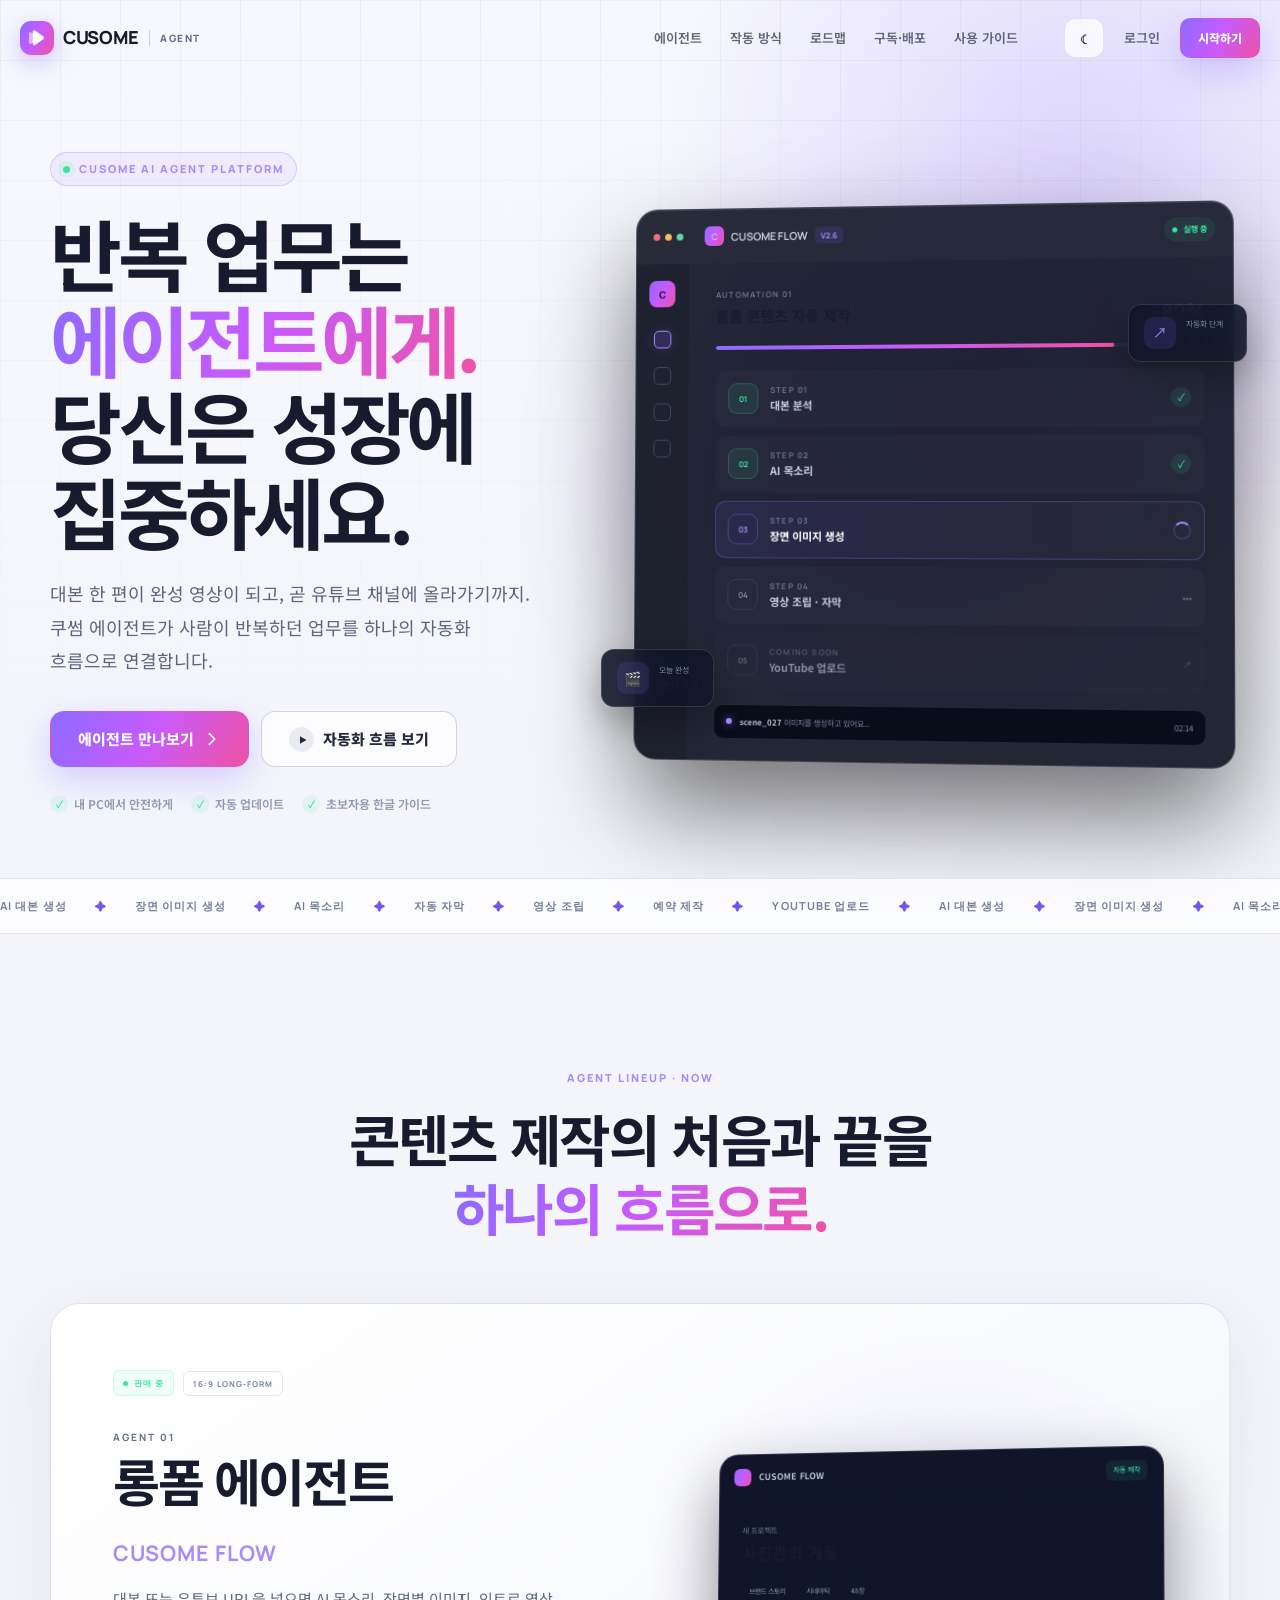
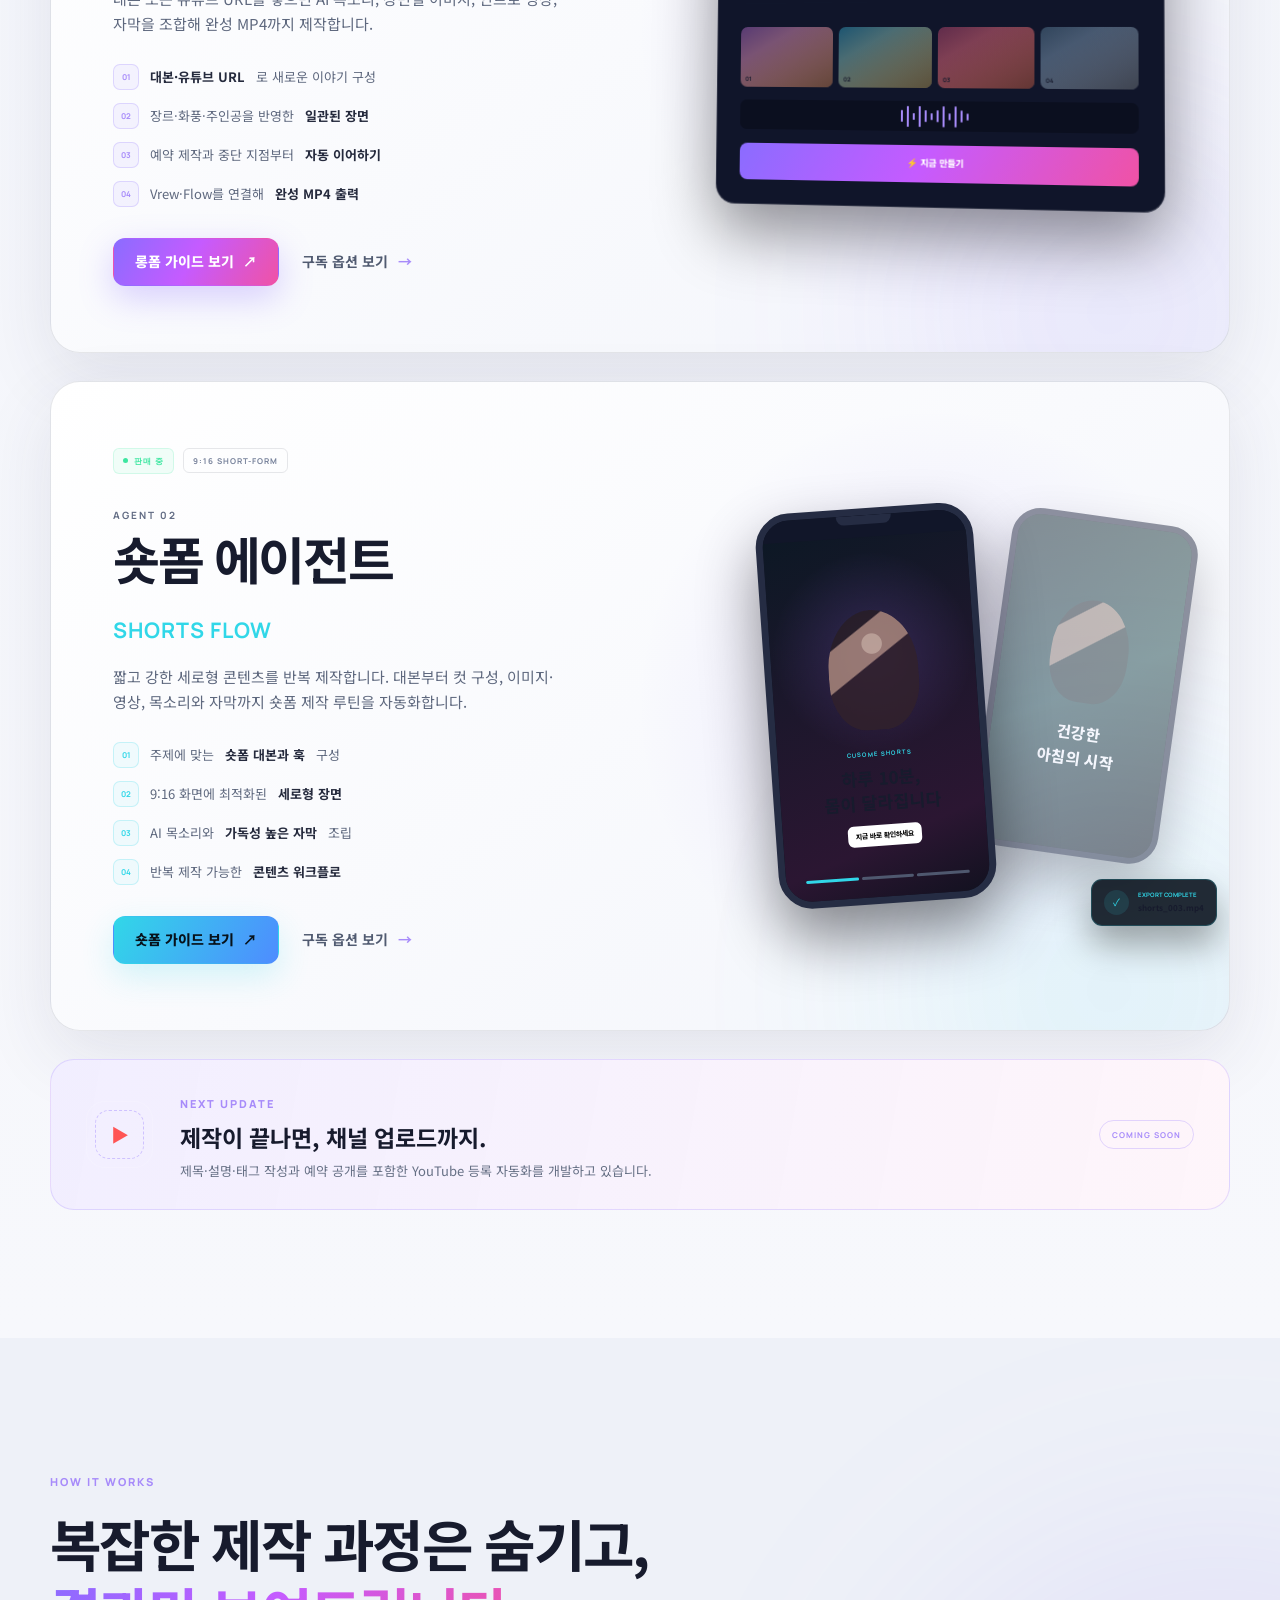
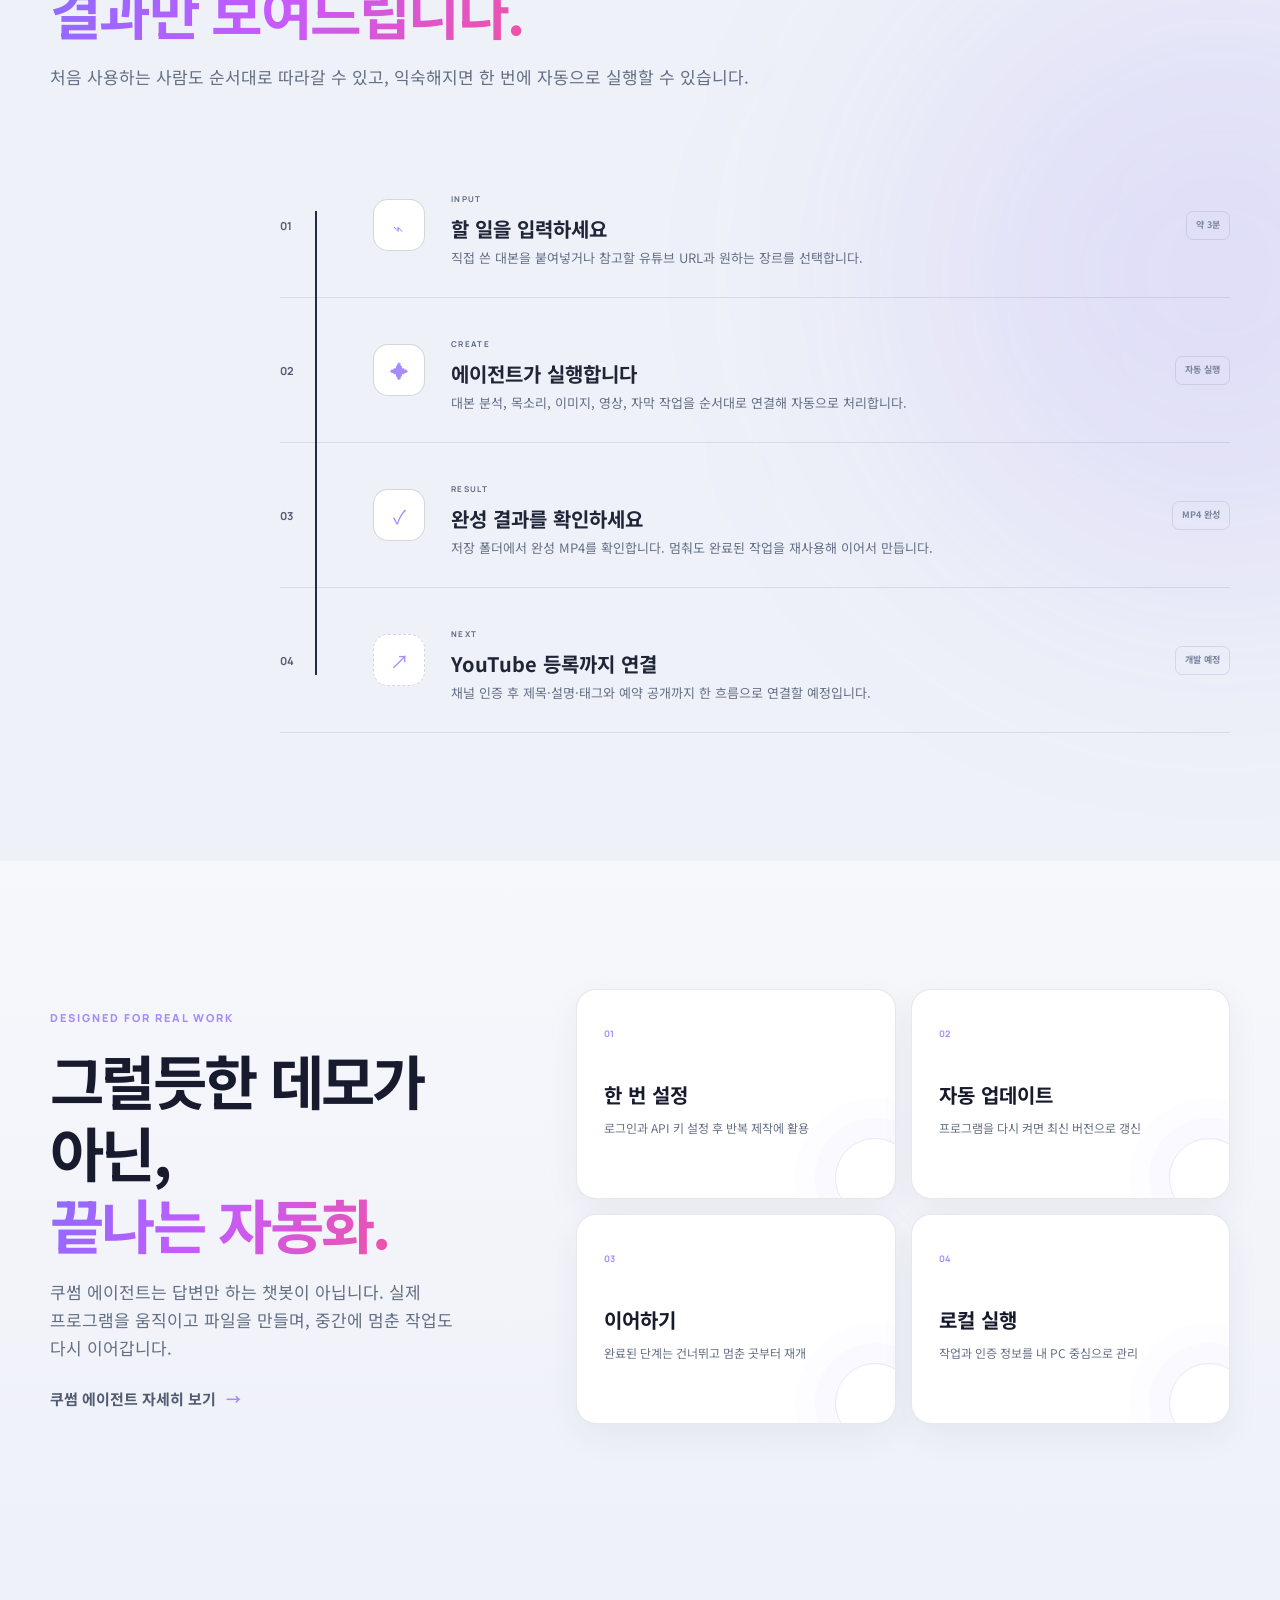
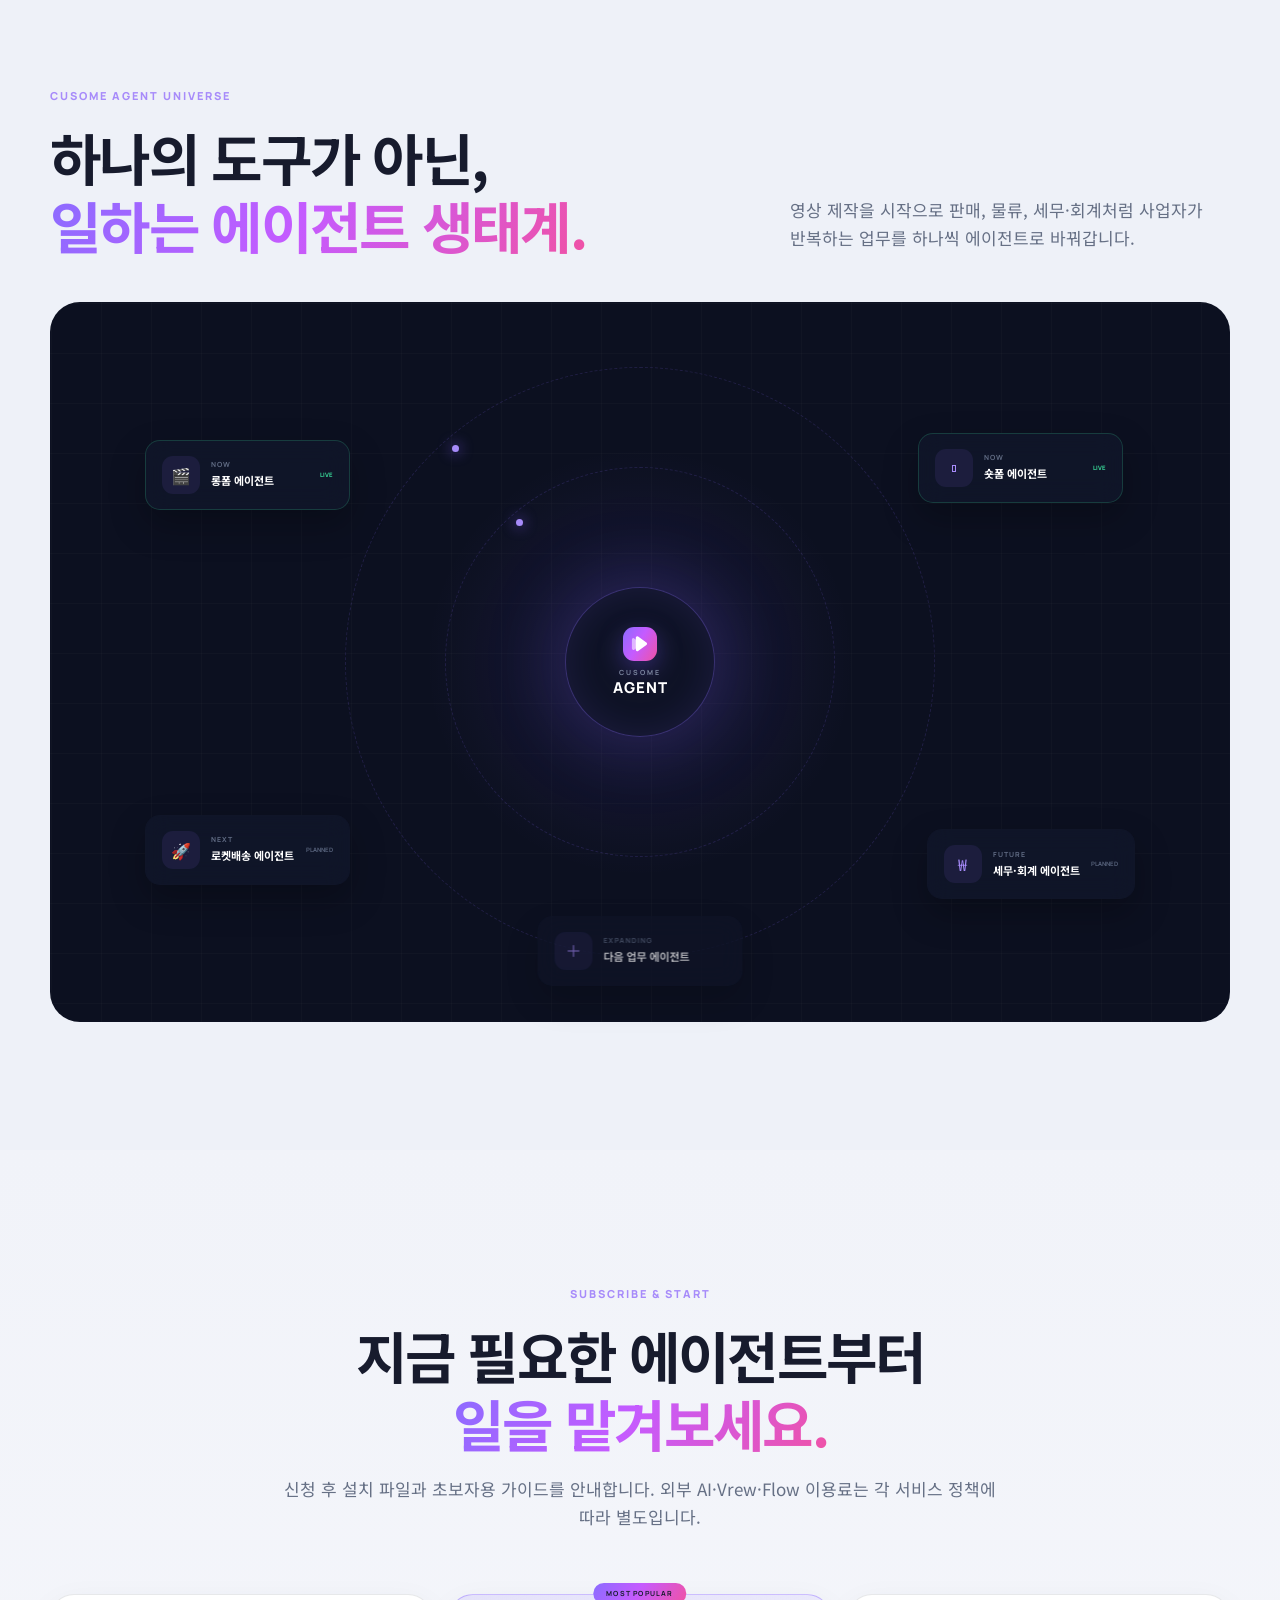
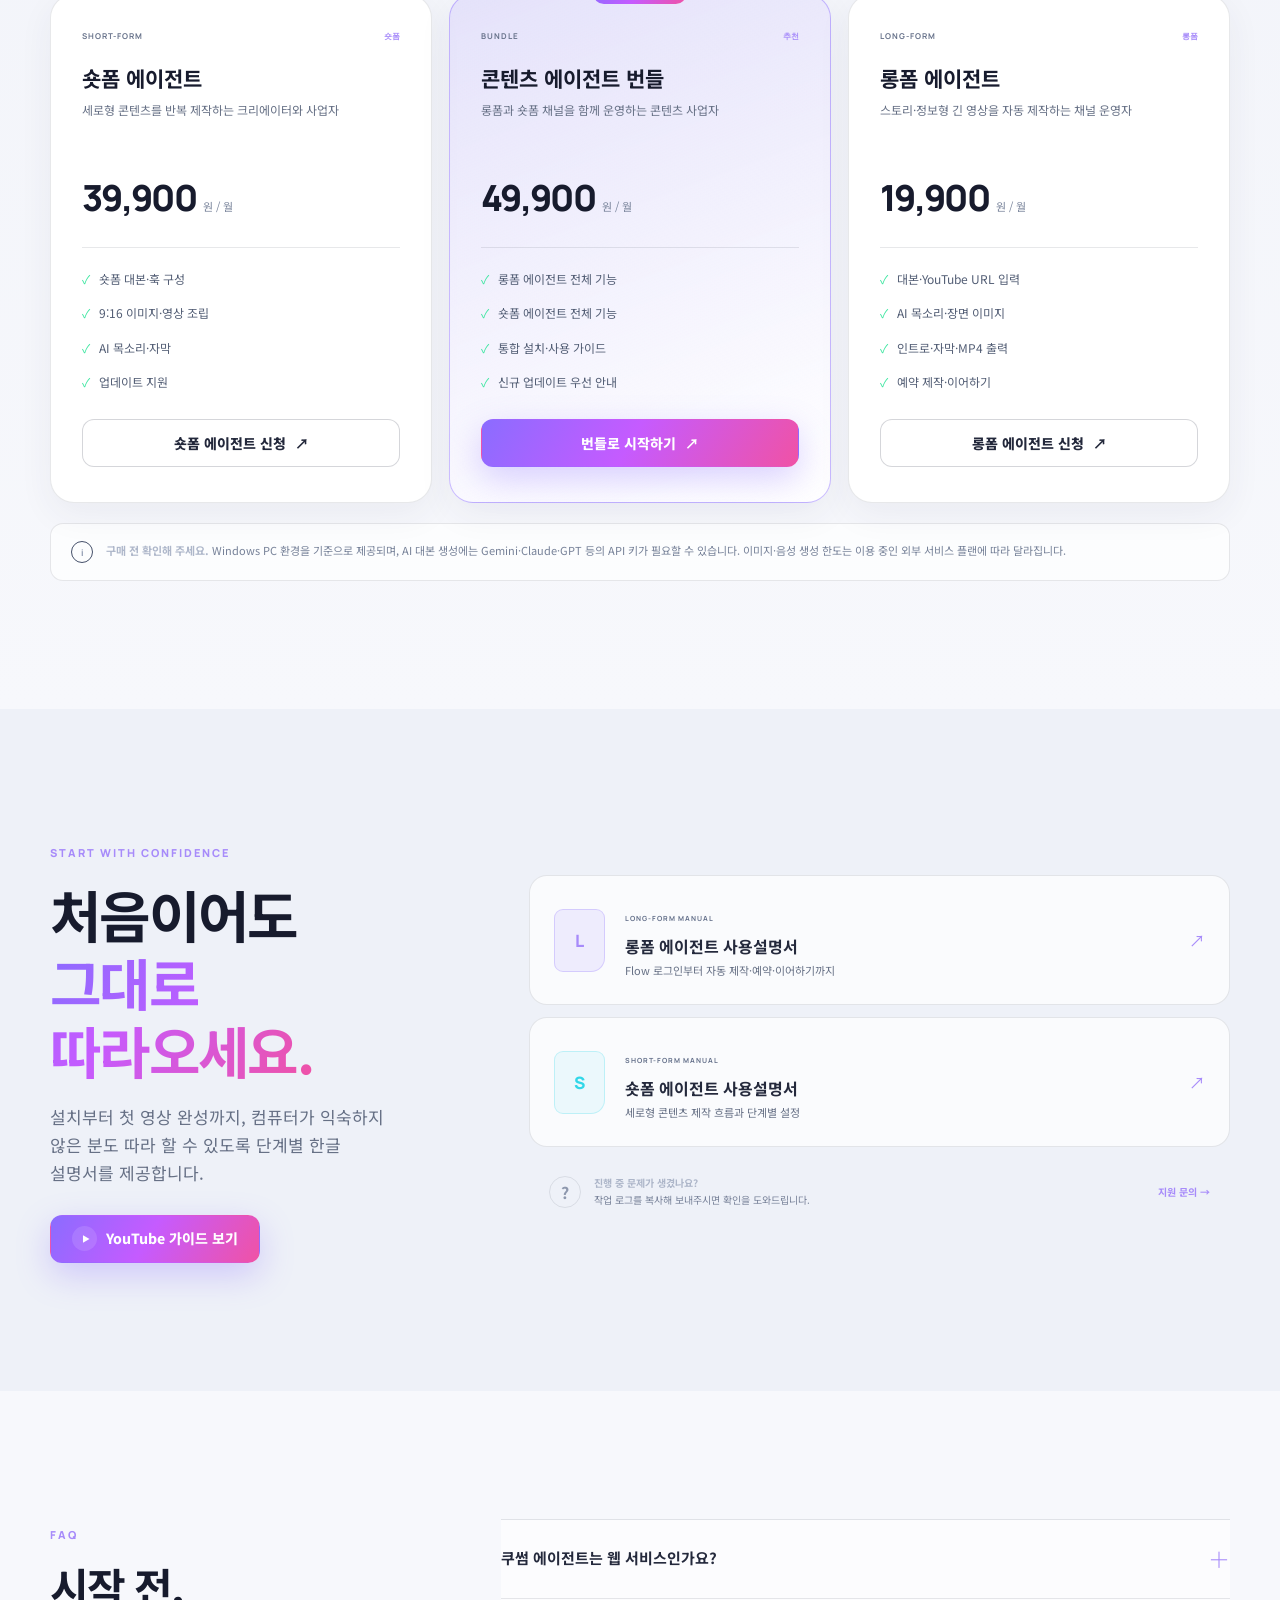
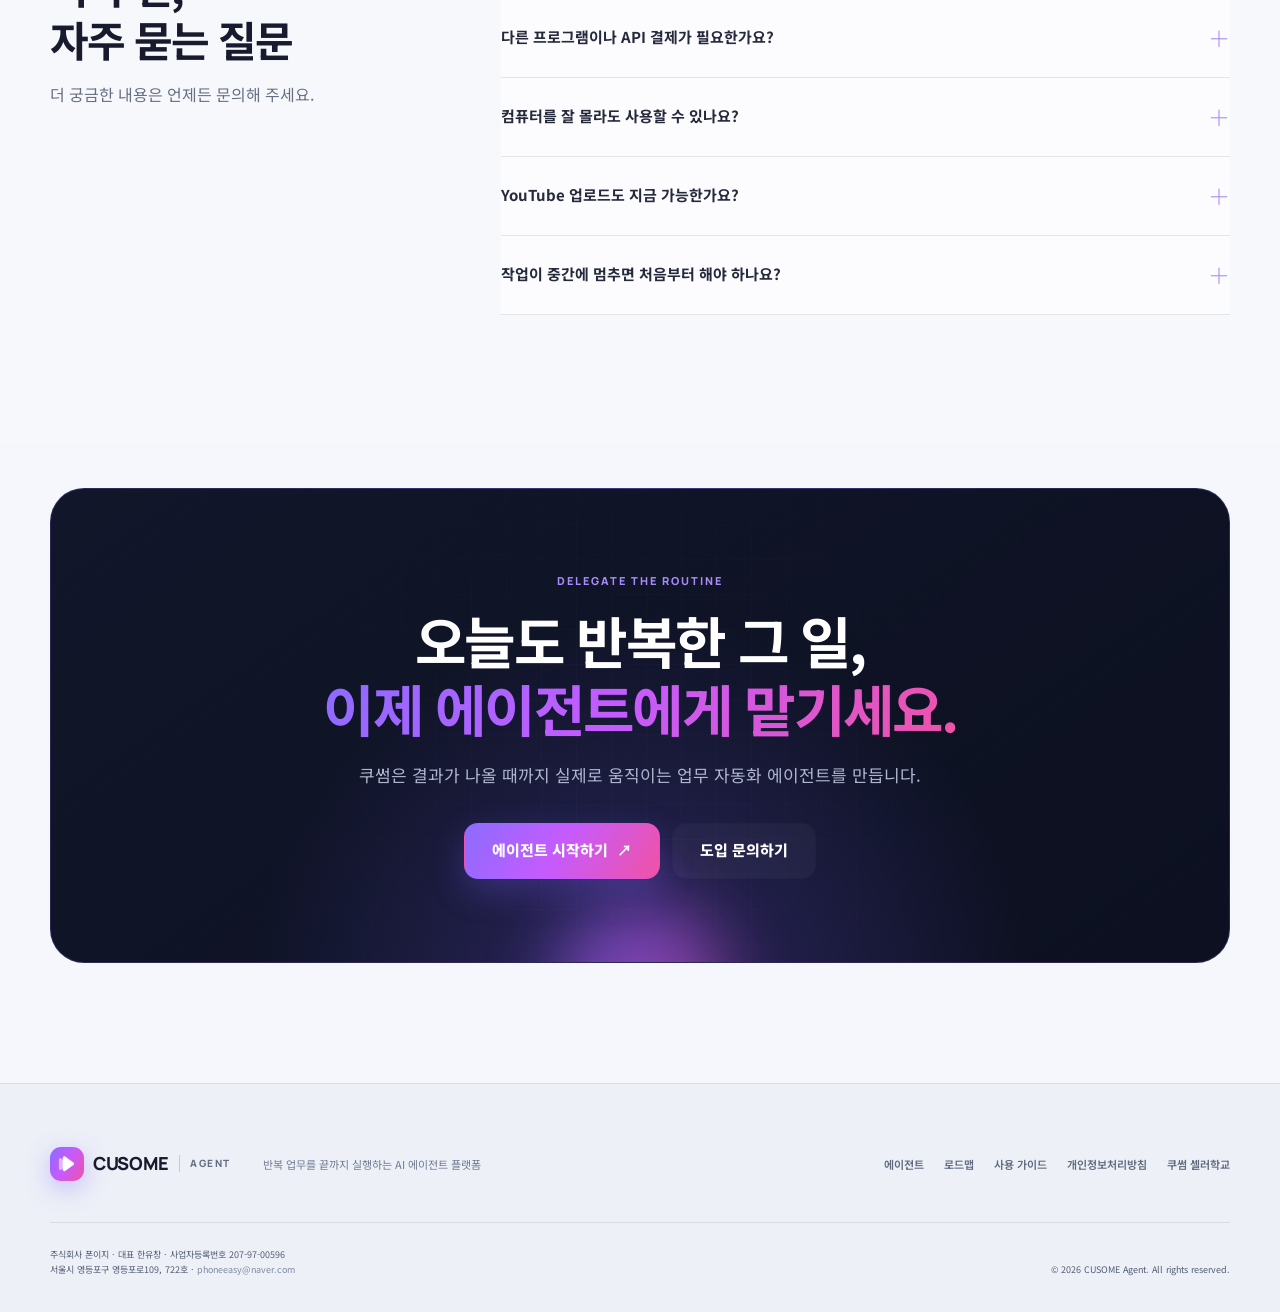
<file: index.html>
<!DOCTYPE html>
<html lang="ko">
<head>
    <meta charset="UTF-8">
    <meta name="viewport" content="width=device-width, initial-scale=1.0">
    <meta name="description" content="CUSOME Agent는 롱폼·숏폼 영상 제작부터 업로드까지 반복 업무를 자동화하는 AI 에이전트 플랫폼입니다.">
    <meta name="theme-color" content="#080b16">
    <title>CUSOME Agent — 반복 업무를 실행하는 AI 에이전트</title>
    <link rel="preconnect" href="https://fonts.googleapis.com">
    <link rel="preconnect" href="https://fonts.gstatic.com" crossorigin>
    <link href="https://fonts.googleapis.com/css2?family=Manrope:wght@500;600;700;800&family=Noto+Sans+KR:wght@400;500;600;700;800;900&display=swap" rel="stylesheet">
    <link rel="stylesheet" href="index.css">
    <script src="theme.js"></script>
</head>
<body>
    <a class="skip-link" href="#main">본문으로 바로가기</a>

    <div class="ambient ambient-one" aria-hidden="true"></div>
    <div class="ambient ambient-two" aria-hidden="true"></div>
    <div class="noise" aria-hidden="true"></div>

    <header class="site-header" id="siteHeader">
        <div class="nav-shell">
            <a class="brand" href="#top" aria-label="CUSOME Agent 홈">
                <span class="brand-mark" aria-hidden="true">
                    <svg viewBox="0 0 32 32" role="img"><path d="M10.4 7.8a2 2 0 0 1 3.1-1.7l11 7.9a2 2 0 0 1 0 3.3l-11 8a2 2 0 0 1-3.1-1.7V7.8Z" fill="currentColor"/><path d="M5.2 10.2a2 2 0 0 1 3.1-1.7l8.5 6.1a1.7 1.7 0 0 1 0 2.8l-8.5 6.1a2 2 0 0 1-3.1-1.7V10.2Z" fill="currentColor" opacity=".55"/></svg>
                </span>
                <span>CUSOME</span>
                <span class="brand-label">AGENT</span>
            </a>

            <nav class="desktop-nav" aria-label="주요 메뉴">
                <a href="#agents">에이전트</a>
                <a href="#workflow">작동 방식</a>
                <a href="#roadmap">로드맵</a>
                <a href="#pricing">구독·배포</a>
                <a href="#guide">사용 가이드</a>
            </nav>

            <div class="nav-actions">
                <button class="theme-toggle" type="button" data-theme-toggle aria-label="밝은 모드로 전환"><span data-theme-icon aria-hidden="true">☼</span></button>
                <a class="nav-login" id="accountLink" href="login.html">로그인</a>
                <a class="button button-small button-primary" href="#pricing">시작하기</a>
                <button class="menu-toggle" id="menuToggle" type="button" aria-label="메뉴 열기" aria-expanded="false" aria-controls="mobileNav">
                    <span></span><span></span><span></span>
                </button>
            </div>
        </div>
        <nav class="mobile-nav" id="mobileNav" aria-label="모바일 메뉴">
            <a href="#agents">에이전트</a>
            <a href="#workflow">작동 방식</a>
            <a href="#roadmap">로드맵</a>
            <a href="#pricing">구독·배포</a>
            <a href="#guide">사용 가이드</a>
        </nav>
    </header>

    <main id="main">
        <section class="hero" id="top">
            <div class="hero-grid section-shell">
                <div class="hero-copy reveal">
                    <div class="eyebrow"><span class="status-dot"></span> CUSOME AI AGENT PLATFORM</div>
                    <h1>반복 업무는<br><span class="gradient-text">에이전트에게.</span><br>당신은 성장에<br>집중하세요.</h1>
                    <p class="hero-lead">대본 한 편이 완성 영상이 되고, 곧 유튜브 채널에 올라가기까지. 쿠썸 에이전트가 사람이 반복하던 업무를 하나의 자동화 흐름으로 연결합니다.</p>
                    <div class="hero-actions">
                        <a class="button button-primary button-large" href="#agents">
                            에이전트 만나보기
                            <svg viewBox="0 0 20 20" aria-hidden="true"><path d="m7 4 6 6-6 6" fill="none" stroke="currentColor" stroke-width="1.8" stroke-linecap="round" stroke-linejoin="round"/></svg>
                        </a>
                        <a class="button button-ghost button-large" href="#workflow">
                            <span class="play-icon" aria-hidden="true">▶</span> 자동화 흐름 보기
                        </a>
                    </div>
                    <div class="hero-proof" aria-label="주요 특징">
                        <span><i>✓</i> 내 PC에서 안전하게</span>
                        <span><i>✓</i> 자동 업데이트</span>
                        <span><i>✓</i> 초보자용 한글 가이드</span>
                    </div>
                </div>

                <div class="hero-visual reveal delay-1" aria-label="쿠썸 에이전트 자동화 화면 예시">
                    <div class="visual-glow" aria-hidden="true"></div>
                    <div class="agent-window">
                        <div class="window-topbar">
                            <div class="window-dots" aria-hidden="true"><span></span><span></span><span></span></div>
                            <div class="window-title"><span class="mini-logo">C</span> CUSOME FLOW <b>V2.6</b></div>
                            <span class="online-pill"><i></i> 실행 중</span>
                        </div>
                        <div class="window-body">
                            <aside class="mock-sidebar" aria-hidden="true">
                                <span class="side-logo">C</span>
                                <span class="side-item active"></span>
                                <span class="side-item"></span>
                                <span class="side-item"></span>
                                <span class="side-item"></span>
                            </aside>
                            <div class="mock-main">
                                <div class="mock-head">
                                    <div><small>AUTOMATION 01</small><strong>롱폼 콘텐츠 자동 제작</strong></div>
                                    <span>82%</span>
                                </div>
                                <div class="flow-line" aria-hidden="true"><span></span></div>
                                <div class="pipeline">
                                    <div class="pipeline-item done">
                                        <span class="pipeline-icon">01</span>
                                        <div><small>STEP 01</small><strong>대본 분석</strong></div>
                                        <i>✓</i>
                                    </div>
                                    <div class="pipeline-item done">
                                        <span class="pipeline-icon">02</span>
                                        <div><small>STEP 02</small><strong>AI 목소리</strong></div>
                                        <i>✓</i>
                                    </div>
                                    <div class="pipeline-item working">
                                        <span class="pipeline-icon">03</span>
                                        <div><small>STEP 03</small><strong>장면 이미지 생성</strong></div>
                                        <span class="loader-ring"></span>
                                    </div>
                                    <div class="pipeline-item waiting">
                                        <span class="pipeline-icon">04</span>
                                        <div><small>STEP 04</small><strong>영상 조립 · 자막</strong></div>
                                        <i>•••</i>
                                    </div>
                                    <div class="pipeline-item waiting future-upload">
                                        <span class="pipeline-icon">05</span>
                                        <div><small>COMING SOON</small><strong>YouTube 업로드</strong></div>
                                        <i>↗</i>
                                    </div>
                                </div>
                                <div class="mock-log"><span></span><p><b>scene_027</b> 이미지를 생성하고 있어요...</p><em>02:14</em></div>
                            </div>
                        </div>
                    </div>
                    <div class="floating-card floating-one"><span>🎬</span><div><small>오늘 완성</small><b>영상 3개</b></div></div>
                    <div class="floating-card floating-two"><span>↗</span><div><small>자동화 단계</small><b>5 / 6 완료</b></div></div>
                </div>
            </div>

            <div class="signal-strip" aria-label="쿠썸 자동화 기능">
                <div class="signal-track">
                    <span>AI 대본 생성</span><i>✦</i><span>장면 이미지 생성</span><i>✦</i><span>AI 목소리</span><i>✦</i><span>자동 자막</span><i>✦</i><span>영상 조립</span><i>✦</i><span>예약 제작</span><i>✦</i><span>YouTube 업로드</span><i>✦</i>
                    <span>AI 대본 생성</span><i>✦</i><span>장면 이미지 생성</span><i>✦</i><span>AI 목소리</span><i>✦</i><span>자동 자막</span><i>✦</i><span>영상 조립</span><i>✦</i><span>예약 제작</span><i>✦</i><span>YouTube 업로드</span><i>✦</i>
                </div>
            </div>
        </section>

        <section class="section section-agents" id="agents">
            <div class="section-shell">
                <div class="section-heading reveal">
                    <span class="section-kicker">AGENT LINEUP · NOW</span>
                    <h2>콘텐츠 제작의 처음과 끝을<br><span class="gradient-text">하나의 흐름으로.</span></h2>
                </div>

                <article class="product-card product-long reveal">
                    <div class="product-copy">
                        <div class="product-badges"><span class="live-badge"><i></i> 판매 중</span><span>16:9 LONG-FORM</span></div>
                        <span class="product-number">AGENT 01</span>
                        <h3>롱폼 에이전트<br><em>CUSOME FLOW</em></h3>
                        <p>대본 또는 유튜브 URL을 넣으면 AI 목소리, 장면별 이미지, 인트로 영상, 자막을 조합해 완성 MP4까지 제작합니다.</p>
                        <ul class="feature-list">
                            <li><span>01</span><b>대본·유튜브 URL</b>로 새로운 이야기 구성</li>
                            <li><span>02</span>장르·화풍·주인공을 반영한 <b>일관된 장면</b></li>
                            <li><span>03</span>예약 제작과 중단 지점부터 <b>자동 이어하기</b></li>
                            <li><span>04</span>Vrew·Flow를 연결해 <b>완성 MP4 출력</b></li>
                        </ul>
                        <div class="product-actions">
                            <a class="button button-primary" href="https://docs.google.com/document/d/1WYnvJC_N8kJrKR7KWBIwYrCgP5JJeilmpx_wFs-zncc/edit?tab=t.0" target="_blank" rel="noopener">롱폼 가이드 보기 <span>↗</span></a>
                            <a class="text-link" href="#pricing">구독 옵션 보기 <span>→</span></a>
                        </div>
                    </div>
                    <div class="product-demo" aria-hidden="true">
                        <div class="demo-canvas long-canvas">
                            <div class="canvas-toolbar"><span></span><b>CUSOME FLOW</b><em>자동 제작</em></div>
                            <div class="canvas-content">
                                <div class="canvas-title"><small>새 프로젝트</small><strong>사진관의 겨울</strong></div>
                                <div class="canvas-options"><span>브랜드 스토리</span><span>시네마틱</span><span>48장</span></div>
                                <div class="timeline-visual">
                                    <div class="thumb t1"><span>01</span></div><div class="thumb t2"><span>02</span></div><div class="thumb t3"><span>03</span></div><div class="thumb t4"><span>04</span></div>
                                </div>
                                <div class="audio-wave">{<i></i><i></i><i></i><i></i><i></i><i></i><i></i><i></i><i></i><i></i><i></i><i></i>}</div>
                                <button type="button" tabindex="-1">⚡ 지금 만들기</button>
                            </div>
                        </div>
                    </div>
                </article>

                <article class="product-card product-short reveal">
                    <div class="product-copy">
                        <div class="product-badges"><span class="live-badge"><i></i> 판매 중</span><span>9:16 SHORT-FORM</span></div>
                        <span class="product-number">AGENT 02</span>
                        <h3>숏폼 에이전트<br><em>SHORTS FLOW</em></h3>
                        <p>짧고 강한 세로형 콘텐츠를 반복 제작합니다. 대본부터 컷 구성, 이미지·영상, 목소리와 자막까지 숏폼 제작 루틴을 자동화합니다.</p>
                        <ul class="feature-list">
                            <li><span>01</span>주제에 맞는 <b>숏폼 대본과 훅</b> 구성</li>
                            <li><span>02</span>9:16 화면에 최적화된 <b>세로형 장면</b></li>
                            <li><span>03</span>AI 목소리와 <b>가독성 높은 자막</b> 조립</li>
                            <li><span>04</span>반복 제작 가능한 <b>콘텐츠 워크플로</b></li>
                        </ul>
                        <div class="product-actions">
                            <a class="button button-cyan" href="https://docs.google.com/document/d/1V_t-EY0LBOtwU_mBGOQgx70XvQ3apvATL4MDHr52pyc/edit?tab=t.0" target="_blank" rel="noopener">숏폼 가이드 보기 <span>↗</span></a>
                            <a class="text-link" href="#pricing">구독 옵션 보기 <span>→</span></a>
                        </div>
                    </div>
                    <div class="product-demo short-demo" aria-hidden="true">
                        <div class="phone phone-back"><div class="short-frame frame-two"><span>건강한<br>아침의 시작</span></div></div>
                        <div class="phone phone-front">
                            <div class="phone-top"><span></span></div>
                            <div class="short-frame frame-one"><small>CUSOME SHORTS</small><strong>하루 10분,<br>몸이 달라집니다</strong><em>지금 바로 확인하세요</em></div>
                            <div class="caption-bars"><span></span><span></span><span></span></div>
                        </div>
                        <div class="short-export"><span>✓</span><div><small>EXPORT COMPLETE</small><b>shorts_003.mp4</b></div></div>
                    </div>
                </article>

                <div class="upload-banner reveal">
                    <div class="upload-icon" aria-hidden="true"><span>▶</span><i></i></div>
                    <div><span class="section-kicker">NEXT UPDATE</span><h3>제작이 끝나면, 채널 업로드까지.</h3><p>제목·설명·태그 작성과 예약 공개를 포함한 YouTube 등록 자동화를 개발하고 있습니다.</p></div>
                    <span class="coming-pill">COMING SOON</span>
                </div>
            </div>
        </section>

        <section class="section section-workflow" id="workflow">
            <div class="section-shell">
                <div class="section-heading heading-left reveal">
                    <span class="section-kicker">HOW IT WORKS</span>
                    <h2>복잡한 제작 과정은 숨기고,<br><span class="gradient-text">결과만 보여드립니다.</span></h2>
                    <p>처음 사용하는 사람도 순서대로 따라갈 수 있고, 익숙해지면 한 번에 자동으로 실행할 수 있습니다.</p>
                </div>
                <div class="workflow-grid">
                    <div class="workflow-rail" aria-hidden="true"><span id="workflowProgress"></span></div>
                    <article class="workflow-step reveal">
                        <span class="step-index">01</span><div class="step-icon">⌁</div>
                        <div><small>INPUT</small><h3>할 일을 입력하세요</h3><p>직접 쓴 대본을 붙여넣거나 참고할 유튜브 URL과 원하는 장르를 선택합니다.</p></div>
                        <span class="step-time">약 3분</span>
                    </article>
                    <article class="workflow-step reveal">
                        <span class="step-index">02</span><div class="step-icon">✦</div>
                        <div><small>CREATE</small><h3>에이전트가 실행합니다</h3><p>대본 분석, 목소리, 이미지, 영상, 자막 작업을 순서대로 연결해 자동으로 처리합니다.</p></div>
                        <span class="step-time">자동 실행</span>
                    </article>
                    <article class="workflow-step reveal">
                        <span class="step-index">03</span><div class="step-icon">✓</div>
                        <div><small>RESULT</small><h3>완성 결과를 확인하세요</h3><p>저장 폴더에서 완성 MP4를 확인합니다. 멈춰도 완료된 작업을 재사용해 이어서 만듭니다.</p></div>
                        <span class="step-time">MP4 완성</span>
                    </article>
                    <article class="workflow-step workflow-future reveal">
                        <span class="step-index">04</span><div class="step-icon">↗</div>
                        <div><small>NEXT</small><h3>YouTube 등록까지 연결</h3><p>채널 인증 후 제목·설명·태그와 예약 공개까지 한 흐름으로 연결할 예정입니다.</p></div>
                        <span class="step-time">개발 예정</span>
                    </article>
                </div>
            </div>
        </section>

        <section class="section section-difference">
            <div class="section-shell difference-grid">
                <div class="difference-copy reveal">
                    <span class="section-kicker">DESIGNED FOR REAL WORK</span>
                    <h2>그럴듯한 데모가 아닌,<br><span class="gradient-text">끝나는 자동화.</span></h2>
                    <p>쿠썸 에이전트는 답변만 하는 챗봇이 아닙니다. 실제 프로그램을 움직이고 파일을 만들며, 중간에 멈춘 작업도 다시 이어갑니다.</p>
                    <a class="text-link large" href="agent.html">쿠썸 에이전트 자세히 보기 <span>→</span></a>
                </div>
                <div class="difference-cards">
                    <article class="metric-card reveal"><span>01</span><h3>한 번 설정</h3><p>로그인과 API 키 설정 후 반복 제작에 활용</p><i class="metric-line"></i></article>
                    <article class="metric-card reveal delay-1"><span>02</span><h3>자동 업데이트</h3><p>프로그램을 다시 켜면 최신 버전으로 갱신</p><i class="metric-line"></i></article>
                    <article class="metric-card reveal"><span>03</span><h3>이어하기</h3><p>완료된 단계는 건너뛰고 멈춘 곳부터 재개</p><i class="metric-line"></i></article>
                    <article class="metric-card reveal delay-1"><span>04</span><h3>로컬 실행</h3><p>작업과 인증 정보를 내 PC 중심으로 관리</p><i class="metric-line"></i></article>
                </div>
            </div>
        </section>

        <section class="section section-roadmap" id="roadmap">
            <div class="section-shell">
                <div class="roadmap-intro reveal">
                    <div><span class="section-kicker">CUSOME AGENT UNIVERSE</span><h2>하나의 도구가 아닌,<br><span class="gradient-text">일하는 에이전트 생태계.</span></h2></div>
                    <p>영상 제작을 시작으로 판매, 물류, 세무·회계처럼 사업자가 반복하는 업무를 하나씩 에이전트로 바꿔갑니다.</p>
                </div>
                <div class="universe" aria-label="쿠썸 에이전트 출시 로드맵">
                    <div class="orbit orbit-one" aria-hidden="true"></div><div class="orbit orbit-two" aria-hidden="true"></div>
                    <div class="universe-core"><span class="brand-mark"><svg viewBox="0 0 32 32"><path d="M10.4 7.8a2 2 0 0 1 3.1-1.7l11 7.9a2 2 0 0 1 0 3.3l-11 8a2 2 0 0 1-3.1-1.7V7.8Z" fill="currentColor"/><path d="M5.2 10.2a2 2 0 0 1 3.1-1.7l8.5 6.1a1.7 1.7 0 0 1 0 2.8l-8.5 6.1a2 2 0 0 1-3.1-1.7V10.2Z" fill="currentColor" opacity=".55"/></svg></span><small>CUSOME</small><b>AGENT</b></div>
                    <article class="universe-card uc-long active"><i>🎬</i><span><small>NOW</small><b>롱폼 에이전트</b></span><em>LIVE</em></article>
                    <article class="universe-card uc-short active"><i>▯</i><span><small>NOW</small><b>숏폼 에이전트</b></span><em>LIVE</em></article>
                    <article class="universe-card uc-rocket"><i>🚀</i><span><small>NEXT</small><b>로켓배송 에이전트</b></span><em>PLANNED</em></article>
                    <article class="universe-card uc-tax"><i>₩</i><span><small>FUTURE</small><b>세무·회계 에이전트</b></span><em>PLANNED</em></article>
                    <article class="universe-card uc-more"><i>＋</i><span><small>EXPANDING</small><b>다음 업무 에이전트</b></span></article>
                </div>
            </div>
        </section>

        <section class="section section-pricing" id="pricing">
            <div class="section-shell">
                <div class="section-heading reveal">
                    <span class="section-kicker">SUBSCRIBE & START</span>
                    <h2>지금 필요한 에이전트부터<br><span class="gradient-text">일을 맡겨보세요.</span></h2>
                    <p>신청 후 설치 파일과 초보자용 가이드를 안내합니다. 외부 AI·Vrew·Flow 이용료는 각 서비스 정책에 따라 별도입니다.</p>
                </div>
                <div class="pricing-grid">
                    <article class="price-card reveal">
                        <div class="price-top"><span>SHORT-FORM</span><i>숏폼</i></div>
                        <h3>숏폼 에이전트</h3><p>세로형 콘텐츠를 반복 제작하는 크리에이터와 사업자</p>
                        <div class="price"><b>39,900</b><span>원 / 월</span></div>
                        <ul><li>숏폼 대본·훅 구성</li><li>9:16 이미지·영상 조립</li><li>AI 목소리·자막</li><li>업데이트 지원</li></ul>
                        <a class="button button-outline full" href="https://forms.gle/PzYYTLjpVoqjfmH88" target="_blank" rel="noopener">숏폼 에이전트 신청 <span>↗</span></a>
                    </article>
                    <article class="price-card featured reveal delay-1">
                        <span class="best-label">MOST POPULAR</span>
                        <div class="price-top"><span>BUNDLE</span><i>추천</i></div>
                        <h3>콘텐츠 에이전트 번들</h3><p>롱폼과 숏폼 채널을 함께 운영하는 콘텐츠 사업자</p>
                        <div class="price"><b>49,900</b><span>원 / 월</span></div>
                        <ul><li>롱폼 에이전트 전체 기능</li><li>숏폼 에이전트 전체 기능</li><li>통합 설치·사용 가이드</li><li>신규 업데이트 우선 안내</li></ul>
                        <a class="button button-primary full" href="https://forms.gle/PzYYTLjpVoqjfmH88" target="_blank" rel="noopener">번들로 시작하기 <span>↗</span></a>
                    </article>
                    <article class="price-card reveal delay-2">
                        <div class="price-top"><span>LONG-FORM</span><i>롱폼</i></div>
                        <h3>롱폼 에이전트</h3><p>스토리·정보형 긴 영상을 자동 제작하는 채널 운영자</p>
                        <div class="price"><b>19,900</b><span>원 / 월</span></div>
                        <ul><li>대본·YouTube URL 입력</li><li>AI 목소리·장면 이미지</li><li>인트로·자막·MP4 출력</li><li>예약 제작·이어하기</li></ul>
                        <a class="button button-outline full" href="https://forms.gle/PzYYTLjpVoqjfmH88" target="_blank" rel="noopener">롱폼 에이전트 신청 <span>↗</span></a>
                    </article>
                </div>
                <div class="pricing-note reveal"><span>i</span><p><b>구매 전 확인해 주세요.</b> Windows PC 환경을 기준으로 제공되며, AI 대본 생성에는 Gemini·Claude·GPT 등의 API 키가 필요할 수 있습니다. 이미지·음성 생성 한도는 이용 중인 외부 서비스 플랜에 따라 달라집니다.</p></div>
            </div>
        </section>

        <section class="section section-guide" id="guide">
            <div class="section-shell guide-grid">
                <div class="guide-copy reveal">
                    <span class="section-kicker">START WITH CONFIDENCE</span>
                    <h2>처음이어도<br><span class="gradient-text">그대로 따라오세요.</span></h2>
                    <p>설치부터 첫 영상 완성까지, 컴퓨터가 익숙하지 않은 분도 따라 할 수 있도록 단계별 한글 설명서를 제공합니다.</p>
                    <a class="button button-primary" href="https://www.youtube.com/@cusome" target="_blank" rel="noopener"><span class="play-icon">▶</span> YouTube 가이드 보기</a>
                </div>
                <div class="guide-cards">
                    <a class="guide-card reveal" href="https://docs.google.com/document/d/1WYnvJC_N8kJrKR7KWBIwYrCgP5JJeilmpx_wFs-zncc/edit?tab=t.0" target="_blank" rel="noopener">
                        <span class="doc-icon">L</span><div><small>LONG-FORM MANUAL</small><h3>롱폼 에이전트 사용설명서</h3><p>Flow 로그인부터 자동 제작·예약·이어하기까지</p></div><i>↗</i>
                    </a>
                    <a class="guide-card reveal delay-1" href="https://docs.google.com/document/d/1V_t-EY0LBOtwU_mBGOQgx70XvQ3apvATL4MDHr52pyc/edit?tab=t.0" target="_blank" rel="noopener">
                        <span class="doc-icon cyan">S</span><div><small>SHORT-FORM MANUAL</small><h3>숏폼 에이전트 사용설명서</h3><p>세로형 콘텐츠 제작 흐름과 단계별 설정</p></div><i>↗</i>
                    </a>
                    <div class="support-row reveal"><span>?</span><p><b>진행 중 문제가 생겼나요?</b><br>작업 로그를 복사해 보내주시면 확인을 도와드립니다.</p><a href="mailto:phoneeasy@naver.com">지원 문의 →</a></div>
                </div>
            </div>
        </section>

        <section class="section section-faq">
            <div class="section-shell faq-grid">
                <div class="faq-heading reveal"><span class="section-kicker">FAQ</span><h2>시작 전,<br>자주 묻는 질문</h2><p>더 궁금한 내용은 언제든 문의해 주세요.</p></div>
                <div class="faq-list">
                    <details class="faq-item reveal"><summary>쿠썸 에이전트는 웹 서비스인가요?<span>＋</span></summary><p>현재 영상 에이전트는 Windows PC에 설치해 로컬에서 실행하는 방식입니다. 브라우저에서 대시보드를 열지만 작업 엔진은 내 컴퓨터에서 동작합니다.</p></details>
                    <details class="faq-item reveal"><summary>다른 프로그램이나 API 결제가 필요한가요?<span>＋</span></summary><p>영상 제작에는 Vrew, Google Flow 등 연결 서비스가 사용되며 AI 대본 자동 생성 시 선택한 AI 제공자의 API 키가 필요합니다. 각 서비스의 요금과 생성 한도는 별도입니다.</p></details>
                    <details class="faq-item reveal"><summary>컴퓨터를 잘 몰라도 사용할 수 있나요?<span>＋</span></summary><p>네. 처음 한 번의 로그인과 설정부터 자동 제작까지 순서대로 설명한 한글 가이드를 제공합니다. 가장 쉬운 자동 제작 모드부터 시작할 수 있습니다.</p></details>
                    <details class="faq-item reveal"><summary>YouTube 업로드도 지금 가능한가요?<span>＋</span></summary><p>현재는 완성 MP4 제작까지 제공하며, 채널 인증 후 제목·설명·태그·예약 공개를 포함한 YouTube 등록 기능은 추가 개발 중입니다.</p></details>
                    <details class="faq-item reveal"><summary>작업이 중간에 멈추면 처음부터 해야 하나요?<span>＋</span></summary><p>아니요. 같은 이름과 대본으로 다시 실행하면 완료된 단계는 재사용하고 멈춘 지점부터 이어서 제작할 수 있습니다.</p></details>
                </div>
            </div>
        </section>

        <section class="final-cta">
            <div class="section-shell final-cta-inner reveal">
                <div class="cta-orb" aria-hidden="true"></div>
                <span class="section-kicker">DELEGATE THE ROUTINE</span>
                <h2>오늘도 반복한 그 일,<br><span class="gradient-text">이제 에이전트에게 맡기세요.</span></h2>
                <p>쿠썸은 결과가 나올 때까지 실제로 움직이는 업무 자동화 에이전트를 만듭니다.</p>
                <div class="hero-actions"><a class="button button-primary button-large" href="https://forms.gle/PzYYTLjpVoqjfmH88" target="_blank" rel="noopener">에이전트 시작하기 <span>↗</span></a><a class="button button-ghost button-large" href="mailto:phoneeasy@naver.com">도입 문의하기</a></div>
            </div>
        </section>
    </main>

    <footer class="site-footer">
        <div class="section-shell">
            <div class="footer-top">
                <a class="brand" href="#top"><span class="brand-mark"><svg viewBox="0 0 32 32"><path d="M10.4 7.8a2 2 0 0 1 3.1-1.7l11 7.9a2 2 0 0 1 0 3.3l-11 8a2 2 0 0 1-3.1-1.7V7.8Z" fill="currentColor"/><path d="M5.2 10.2a2 2 0 0 1 3.1-1.7l8.5 6.1a1.7 1.7 0 0 1 0 2.8l-8.5 6.1a2 2 0 0 1-3.1-1.7V10.2Z" fill="currentColor" opacity=".55"/></svg></span><span>CUSOME</span><span class="brand-label">AGENT</span></a>
                <p>반복 업무를 끝까지 실행하는 AI 에이전트 플랫폼</p>
                <div class="footer-links"><a href="#agents">에이전트</a><a href="#roadmap">로드맵</a><a href="#guide">사용 가이드</a><a href="privacy.html">개인정보처리방침</a><a href="school.html">쿠썸 셀러학교</a></div>
            </div>
            <div class="footer-bottom">
                <p>주식회사 폰이지 · 대표 한유창 · 사업자등록번호 207-97-00596<br>서울시 영등포구 영등포로109, 722호 · <a href="mailto:phoneeasy@naver.com">phoneeasy@naver.com</a></p>
                <p>© 2026 CUSOME Agent. All rights reserved.</p>
            </div>
        </div>
    </footer>

    <button class="back-top" id="backTop" type="button" aria-label="맨 위로 이동">↑</button>
    <script src="index.js"></script>
</body>
</html>
</file>
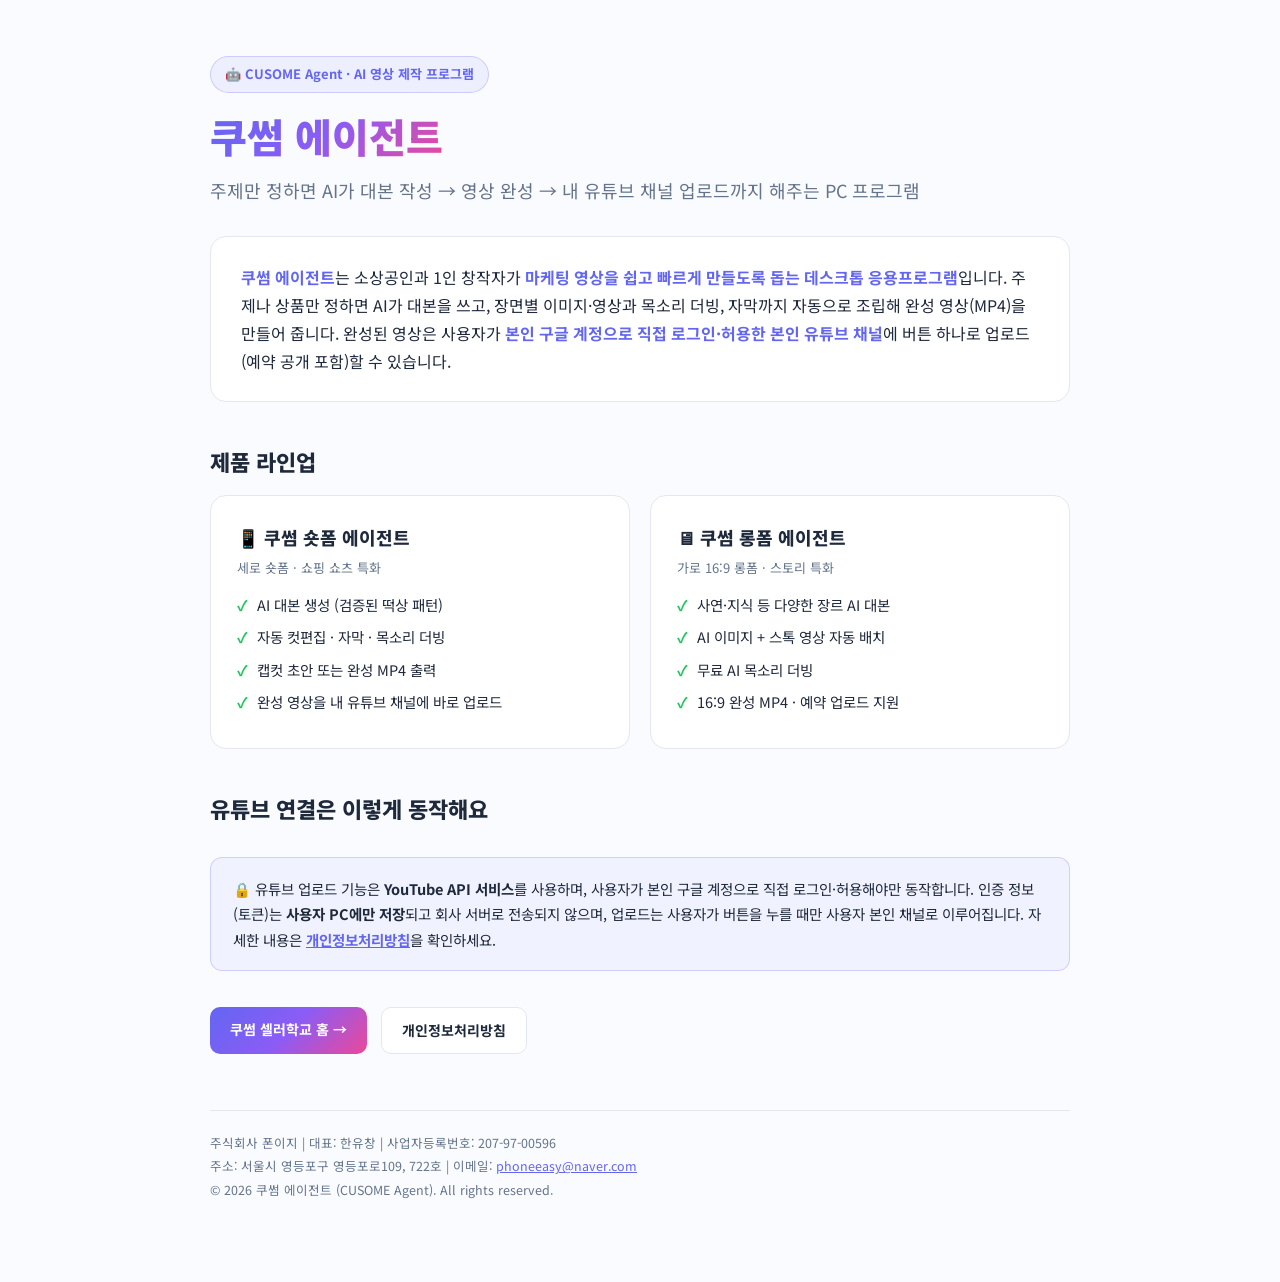
<file: agent.html>
<!DOCTYPE html>
<html lang="ko">
<head>
    <meta charset="UTF-8">
    <meta name="viewport" content="width=device-width, initial-scale=1.0">
    <title>쿠썸 에이전트</title>
    <meta name="description" content="쿠썸 에이전트는 주제만 정하면 AI가 대본 작성부터 영상 완성, 내 유튜브 채널 업로드까지 해주는 PC 프로그램입니다.">
    <link rel="preconnect" href="https://fonts.googleapis.com">
    <link rel="preconnect" href="https://fonts.gstatic.com" crossorigin>
    <link href="https://fonts.googleapis.com/css2?family=Noto+Sans+KR:wght@300;400;500;600;700;800;900&display=swap" rel="stylesheet">
    <style>
        :root {
            --primary: #6366F1;
            --pink: #EC4899;
            --bg: #FAFBFF;
            --bg-card: #FFFFFF;
            --text: #1E293B;
            --text-light: #64748B;
            --border: #E2E8F0;
            --gradient: linear-gradient(135deg, #6366F1 0%, #8B5CF6 50%, #EC4899 100%);
        }
        * { margin: 0; padding: 0; box-sizing: border-box; }
        body { font-family: 'Noto Sans KR', -apple-system, sans-serif; background: var(--bg); color: var(--text); line-height: 1.75; }
        .wrap { max-width: 900px; margin: 0 auto; padding: 56px 20px 80px; }
        .badge { display: inline-flex; align-items: center; gap: 6px; background: rgba(99,102,241,.08); border: 1px solid rgba(99,102,241,.25); color: var(--primary); font-weight: 700; font-size: 13px; padding: 6px 14px; border-radius: 999px; margin-bottom: 18px; }
        h1 { font-size: 40px; font-weight: 900; line-height: 1.25; }
        h1 .grad { background: var(--gradient); -webkit-background-clip: text; background-clip: text; color: transparent; }
        .tagline { font-size: 18px; color: var(--text-light); margin: 14px 0 8px; }
        .purpose { background: var(--bg-card); border: 1px solid var(--border); border-radius: 16px; padding: 26px 30px; margin: 30px 0; font-size: 16px; }
        .purpose b { color: var(--primary); }
        h2 { font-size: 22px; font-weight: 800; margin: 40px 0 14px; }
        .grid { display: grid; grid-template-columns: repeat(auto-fit, minmax(280px, 1fr)); gap: 20px; }
        .card { background: var(--bg-card); border: 1px solid var(--border); border-radius: 16px; padding: 26px 26px; }
        .card h3 { font-size: 18px; font-weight: 800; margin-bottom: 4px; }
        .card .sub { font-size: 13px; color: var(--text-light); margin-bottom: 12px; display: block; }
        .card ul { list-style: none; }
        .card li { font-size: 14.5px; margin-bottom: 7px; padding-left: 20px; position: relative; }
        .card li::before { content: "✓"; color: #22C55E; font-weight: 800; position: absolute; left: 0; }
        .note { background: rgba(99,102,241,.06); border: 1px solid rgba(99,102,241,.25); border-radius: 12px; padding: 18px 22px; font-size: 14.5px; margin-top: 30px; }
        .note a { color: var(--primary); font-weight: 700; }
        .links { margin-top: 36px; display: flex; gap: 14px; flex-wrap: wrap; }
        .links a { text-decoration: none; font-weight: 700; font-size: 14px; padding: 10px 20px; border-radius: 10px; }
        .links .primary { background: var(--gradient); color: #fff; }
        .links .ghost { border: 1px solid var(--border); color: var(--text); background: var(--bg-card); }
        footer { margin-top: 56px; padding-top: 20px; border-top: 1px solid var(--border); color: var(--text-light); font-size: 12.5px; line-height: 1.9; }
        footer a { color: var(--primary); }
    </style>
</head>
<body>
<div class="wrap">
    <span class="badge">🤖 CUSOME Agent · AI 영상 제작 프로그램</span>
    <h1><span class="grad">쿠썸 에이전트</span></h1>
    <p class="tagline">주제만 정하면 AI가 대본 작성 → 영상 완성 → 내 유튜브 채널 업로드까지 해주는 PC 프로그램</p>

    <div class="purpose">
        <b>쿠썸 에이전트</b>는 소상공인과 1인 창작자가 <b>마케팅 영상을 쉽고 빠르게 만들도록 돕는 데스크톱 응용프로그램</b>입니다.
        주제나 상품만 정하면 AI가 대본을 쓰고, 장면별 이미지·영상과 목소리 더빙, 자막까지 자동으로 조립해 완성 영상(MP4)을 만들어 줍니다.
        완성된 영상은 사용자가 <b>본인 구글 계정으로 직접 로그인·허용한 본인 유튜브 채널</b>에 버튼 하나로 업로드(예약 공개 포함)할 수 있습니다.
    </div>

    <h2>제품 라인업</h2>
    <div class="grid">
        <div class="card">
            <h3>📱 쿠썸 숏폼 에이전트</h3>
            <span class="sub">세로 숏폼 · 쇼핑 쇼츠 특화</span>
            <ul>
                <li>AI 대본 생성 (검증된 떡상 패턴)</li>
                <li>자동 컷편집 · 자막 · 목소리 더빙</li>
                <li>캡컷 초안 또는 완성 MP4 출력</li>
                <li>완성 영상을 내 유튜브 채널에 바로 업로드</li>
            </ul>
        </div>
        <div class="card">
            <h3>🖥 쿠썸 롱폼 에이전트</h3>
            <span class="sub">가로 16:9 롱폼 · 스토리 특화</span>
            <ul>
                <li>사연·지식 등 다양한 장르 AI 대본</li>
                <li>AI 이미지 + 스톡 영상 자동 배치</li>
                <li>무료 AI 목소리 더빙</li>
                <li>16:9 완성 MP4 · 예약 업로드 지원</li>
            </ul>
        </div>
    </div>

    <h2>유튜브 연결은 이렇게 동작해요</h2>
    <div class="note">
        🔒 유튜브 업로드 기능은 <b>YouTube API 서비스</b>를 사용하며, 사용자가 본인 구글 계정으로 직접 로그인·허용해야만 동작합니다.
        인증 정보(토큰)는 <b>사용자 PC에만 저장</b>되고 회사 서버로 전송되지 않으며, 업로드는 사용자가 버튼을 누를 때만 사용자 본인 채널로 이루어집니다.
        자세한 내용은 <a href="privacy.html">개인정보처리방침</a>을 확인하세요.
    </div>

    <div class="links">
        <a class="primary" href="index.html">쿠썸 셀러학교 홈 →</a>
        <a class="ghost" href="privacy.html">개인정보처리방침</a>
    </div>

    <footer>
        주식회사 폰이지 | 대표: 한유창 | 사업자등록번호: 207-97-00596<br>
        주소: 서울시 영등포구 영등포로109, 722호 | 이메일: <a href="mailto:phoneeasy@naver.com">phoneeasy@naver.com</a><br>
        &copy; 2026 쿠썸 에이전트 (CUSOME Agent). All rights reserved.
    </footer>
</div>
</body>
</html>
</file>
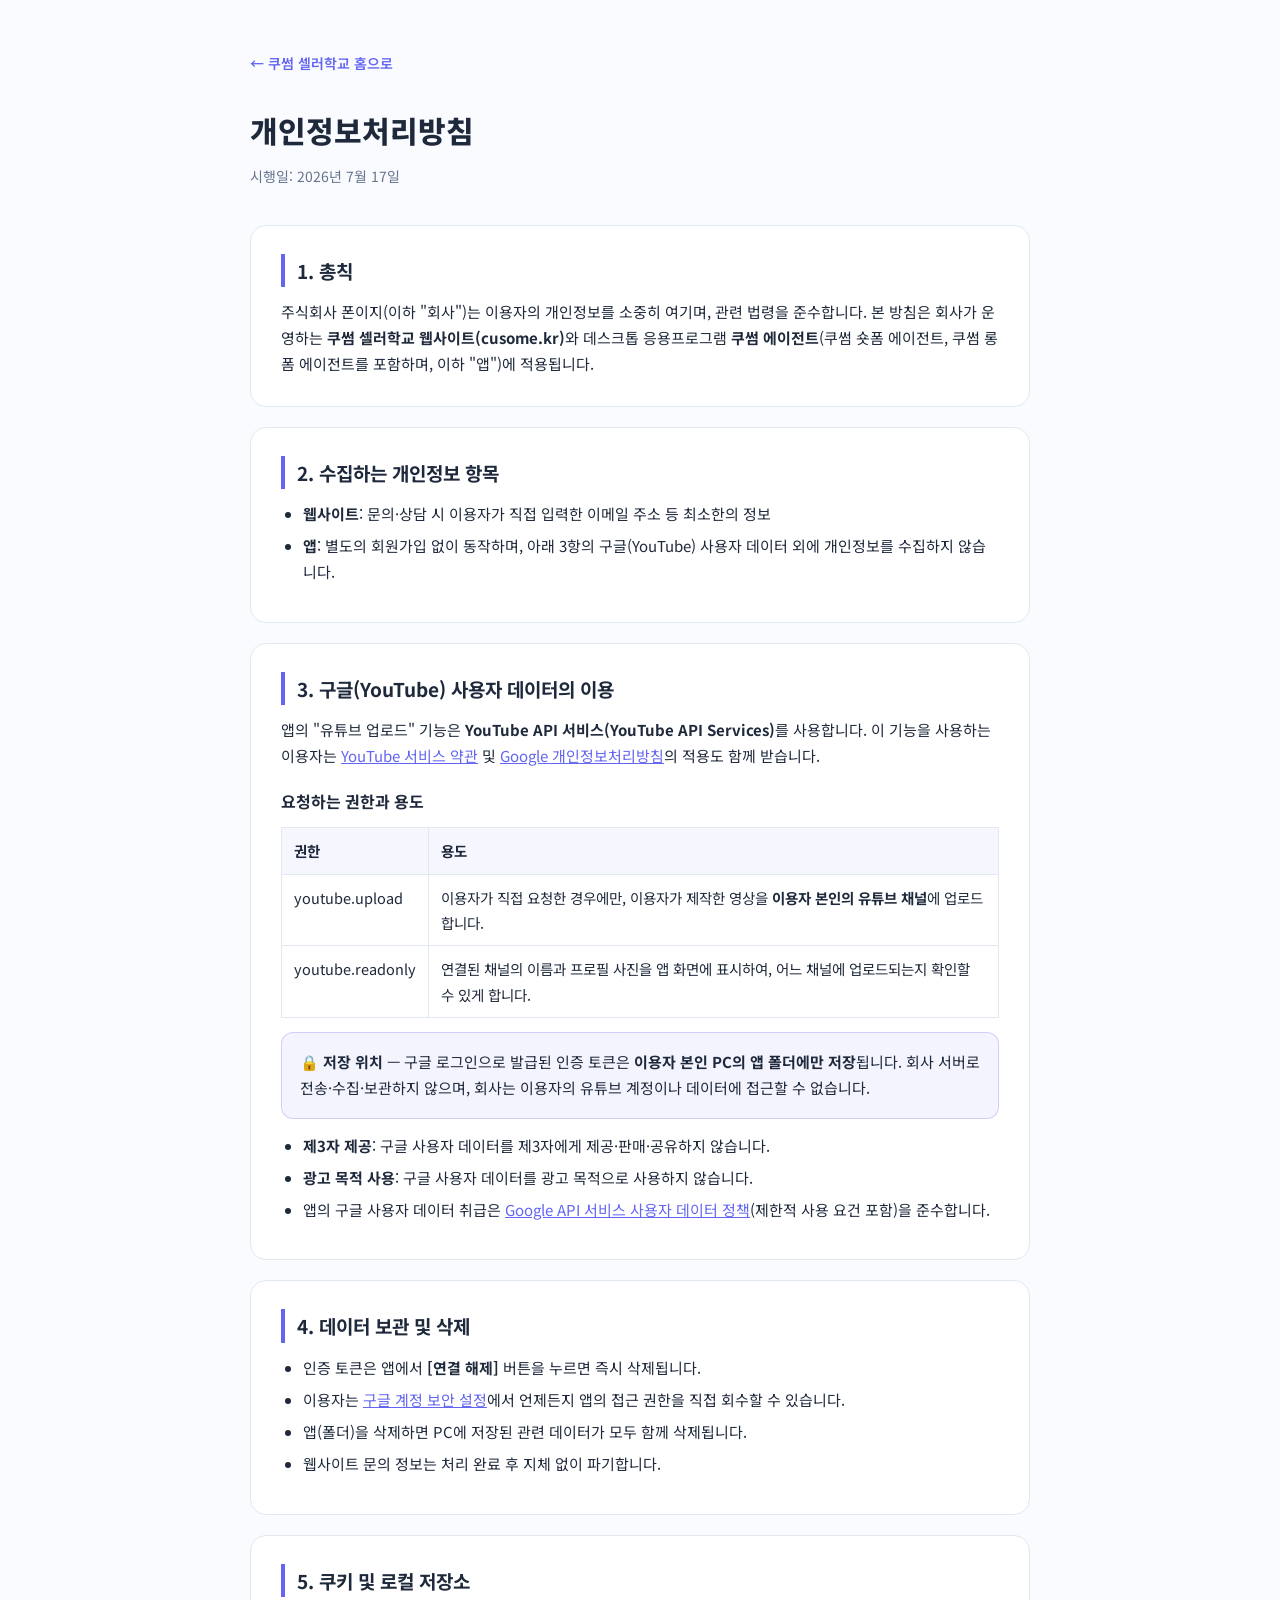
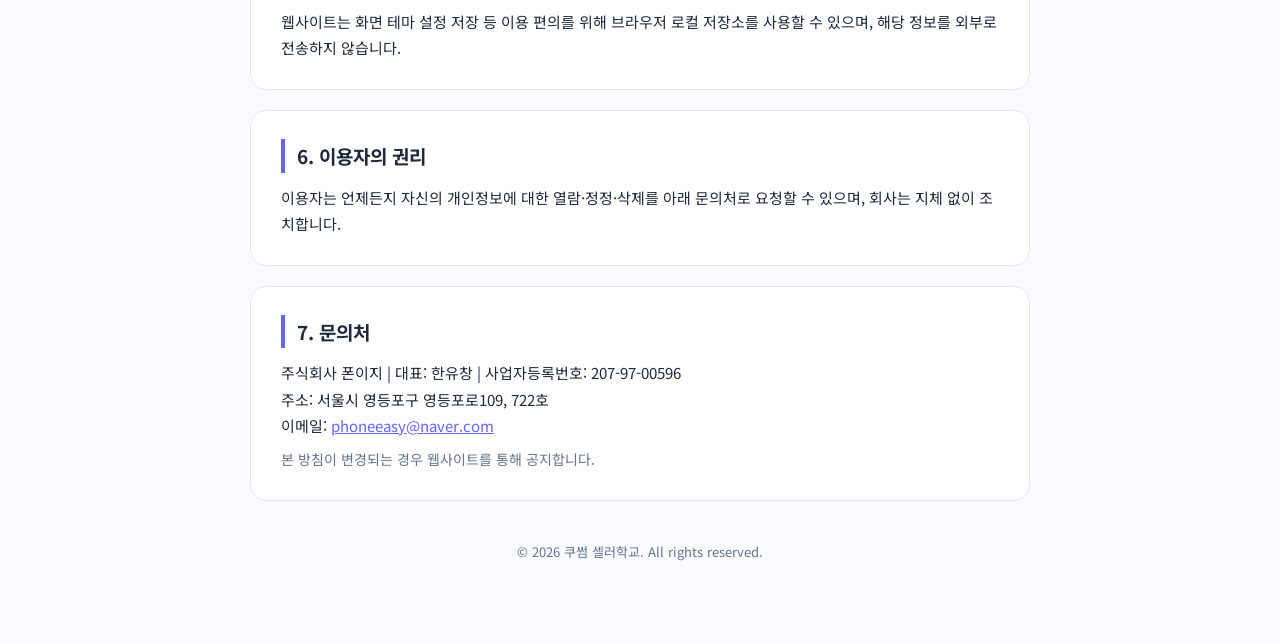
<file: privacy.html>
<!DOCTYPE html>
<html lang="ko">
<head>
    <meta charset="UTF-8">
    <meta name="viewport" content="width=device-width, initial-scale=1.0">
    <title>개인정보처리방침 | 쿠썸 셀러학교</title>
    <meta name="description" content="쿠썸 셀러학교 및 쿠썸 에이전트(숏폼·롱폼)의 개인정보처리방침입니다.">
    <link rel="preconnect" href="https://fonts.googleapis.com">
    <link rel="preconnect" href="https://fonts.gstatic.com" crossorigin>
    <link href="https://fonts.googleapis.com/css2?family=Noto+Sans+KR:wght@300;400;500;600;700;800&display=swap" rel="stylesheet">
    <style>
        :root {
            --primary: #6366F1;
            --pink: #EC4899;
            --bg: #FAFBFF;
            --bg-card: #FFFFFF;
            --text: #1E293B;
            --text-light: #64748B;
            --border: #E2E8F0;
            --gradient: linear-gradient(135deg, #6366F1 0%, #8B5CF6 50%, #EC4899 100%);
        }
        * { margin: 0; padding: 0; box-sizing: border-box; }
        body {
            font-family: 'Noto Sans KR', -apple-system, sans-serif;
            background: var(--bg); color: var(--text);
            line-height: 1.75; font-size: 16px;
        }
        .wrap { max-width: 820px; margin: 0 auto; padding: 48px 20px 80px; }
        .top-link { display: inline-flex; align-items: center; gap: 6px; color: var(--primary); text-decoration: none; font-weight: 600; font-size: 14px; margin-bottom: 28px; }
        .top-link:hover { text-decoration: underline; }
        h1 { font-size: 30px; font-weight: 800; margin-bottom: 8px; }
        .effective { color: var(--text-light); font-size: 14px; margin-bottom: 36px; }
        .card { background: var(--bg-card); border: 1px solid var(--border); border-radius: 16px; padding: 28px 30px; margin-bottom: 20px; }
        h2 { font-size: 19px; font-weight: 700; margin-bottom: 12px; padding-left: 12px; border-left: 4px solid; border-image: var(--gradient) 1; }
        h3 { font-size: 16px; font-weight: 700; margin: 18px 0 6px; }
        p, li { color: var(--text); font-size: 15px; }
        ul { padding-left: 22px; margin: 8px 0; }
        li { margin-bottom: 6px; }
        a { color: var(--primary); word-break: break-all; }
        .muted { color: var(--text-light); font-size: 14px; }
        .highlight { background: rgba(99, 102, 241, 0.07); border: 1px solid rgba(99, 102, 241, 0.25); border-radius: 12px; padding: 16px 18px; margin: 14px 0; font-size: 15px; }
        table { width: 100%; border-collapse: collapse; margin: 12px 0; font-size: 14.5px; }
        th, td { border: 1px solid var(--border); padding: 10px 12px; text-align: left; vertical-align: top; }
        th { background: rgba(99, 102, 241, 0.06); font-weight: 700; white-space: nowrap; }
        footer { text-align: center; color: var(--text-light); font-size: 13px; margin-top: 40px; }
    </style>
</head>
<body>
<div class="wrap">
    <a class="top-link" href="index.html">← 쿠썸 셀러학교 홈으로</a>
    <h1>개인정보처리방침</h1>
    <p class="effective">시행일: 2026년 7월 17일</p>

    <div class="card">
        <h2>1. 총칙</h2>
        <p>주식회사 폰이지(이하 "회사")는 이용자의 개인정보를 소중히 여기며, 관련 법령을 준수합니다. 본 방침은 회사가 운영하는 <strong>쿠썸 셀러학교 웹사이트(cusome.kr)</strong>와 데스크톱 응용프로그램 <strong>쿠썸 에이전트</strong>(쿠썸 숏폼 에이전트, 쿠썸 롱폼 에이전트를 포함하며, 이하 "앱")에 적용됩니다.</p>
    </div>

    <div class="card">
        <h2>2. 수집하는 개인정보 항목</h2>
        <ul>
            <li><strong>웹사이트</strong>: 문의·상담 시 이용자가 직접 입력한 이메일 주소 등 최소한의 정보</li>
            <li><strong>앱</strong>: 별도의 회원가입 없이 동작하며, 아래 3항의 구글(YouTube) 사용자 데이터 외에 개인정보를 수집하지 않습니다.</li>
        </ul>
    </div>

    <div class="card">
        <h2>3. 구글(YouTube) 사용자 데이터의 이용</h2>
        <p>앱의 "유튜브 업로드" 기능은 <strong>YouTube API 서비스(YouTube API Services)</strong>를 사용합니다. 이 기능을 사용하는 이용자는 <a href="https://www.youtube.com/t/terms" target="_blank" rel="noopener">YouTube 서비스 약관</a> 및 <a href="https://policies.google.com/privacy" target="_blank" rel="noopener">Google 개인정보처리방침</a>의 적용도 함께 받습니다.</p>

        <h3>요청하는 권한과 용도</h3>
        <table>
            <tr><th>권한</th><th>용도</th></tr>
            <tr><td>youtube.upload</td><td>이용자가 직접 요청한 경우에만, 이용자가 제작한 영상을 <strong>이용자 본인의 유튜브 채널</strong>에 업로드합니다.</td></tr>
            <tr><td>youtube.readonly</td><td>연결된 채널의 이름과 프로필 사진을 앱 화면에 표시하여, 어느 채널에 업로드되는지 확인할 수 있게 합니다.</td></tr>
        </table>

        <div class="highlight">
            <strong>🔒 저장 위치</strong> — 구글 로그인으로 발급된 인증 토큰은 <strong>이용자 본인 PC의 앱 폴더에만 저장</strong>됩니다. 회사 서버로 전송·수집·보관하지 않으며, 회사는 이용자의 유튜브 계정이나 데이터에 접근할 수 없습니다.
        </div>

        <ul>
            <li><strong>제3자 제공</strong>: 구글 사용자 데이터를 제3자에게 제공·판매·공유하지 않습니다.</li>
            <li><strong>광고 목적 사용</strong>: 구글 사용자 데이터를 광고 목적으로 사용하지 않습니다.</li>
            <li>앱의 구글 사용자 데이터 취급은 <a href="https://developers.google.com/terms/api-services-user-data-policy" target="_blank" rel="noopener">Google API 서비스 사용자 데이터 정책</a>(제한적 사용 요건 포함)을 준수합니다.</li>
        </ul>
    </div>

    <div class="card">
        <h2>4. 데이터 보관 및 삭제</h2>
        <ul>
            <li>인증 토큰은 앱에서 <strong>[연결 해제]</strong> 버튼을 누르면 즉시 삭제됩니다.</li>
            <li>이용자는 <a href="https://myaccount.google.com/permissions" target="_blank" rel="noopener">구글 계정 보안 설정</a>에서 언제든지 앱의 접근 권한을 직접 회수할 수 있습니다.</li>
            <li>앱(폴더)을 삭제하면 PC에 저장된 관련 데이터가 모두 함께 삭제됩니다.</li>
            <li>웹사이트 문의 정보는 처리 완료 후 지체 없이 파기합니다.</li>
        </ul>
    </div>

    <div class="card">
        <h2>5. 쿠키 및 로컬 저장소</h2>
        <p>웹사이트는 화면 테마 설정 저장 등 이용 편의를 위해 브라우저 로컬 저장소를 사용할 수 있으며, 해당 정보를 외부로 전송하지 않습니다.</p>
    </div>

    <div class="card">
        <h2>6. 이용자의 권리</h2>
        <p>이용자는 언제든지 자신의 개인정보에 대한 열람·정정·삭제를 아래 문의처로 요청할 수 있으며, 회사는 지체 없이 조치합니다.</p>
    </div>

    <div class="card">
        <h2>7. 문의처</h2>
        <p>주식회사 폰이지 | 대표: 한유창 | 사업자등록번호: 207-97-00596<br>주소: 서울시 영등포구 영등포로109, 722호<br>이메일: <a href="mailto:phoneeasy@naver.com">phoneeasy@naver.com</a></p>
        <p class="muted" style="margin-top:8px;">본 방침이 변경되는 경우 웹사이트를 통해 공지합니다.</p>
    </div>

    <footer>&copy; 2026 쿠썸 셀러학교. All rights reserved.</footer>
</div>
</body>
</html>
</file>
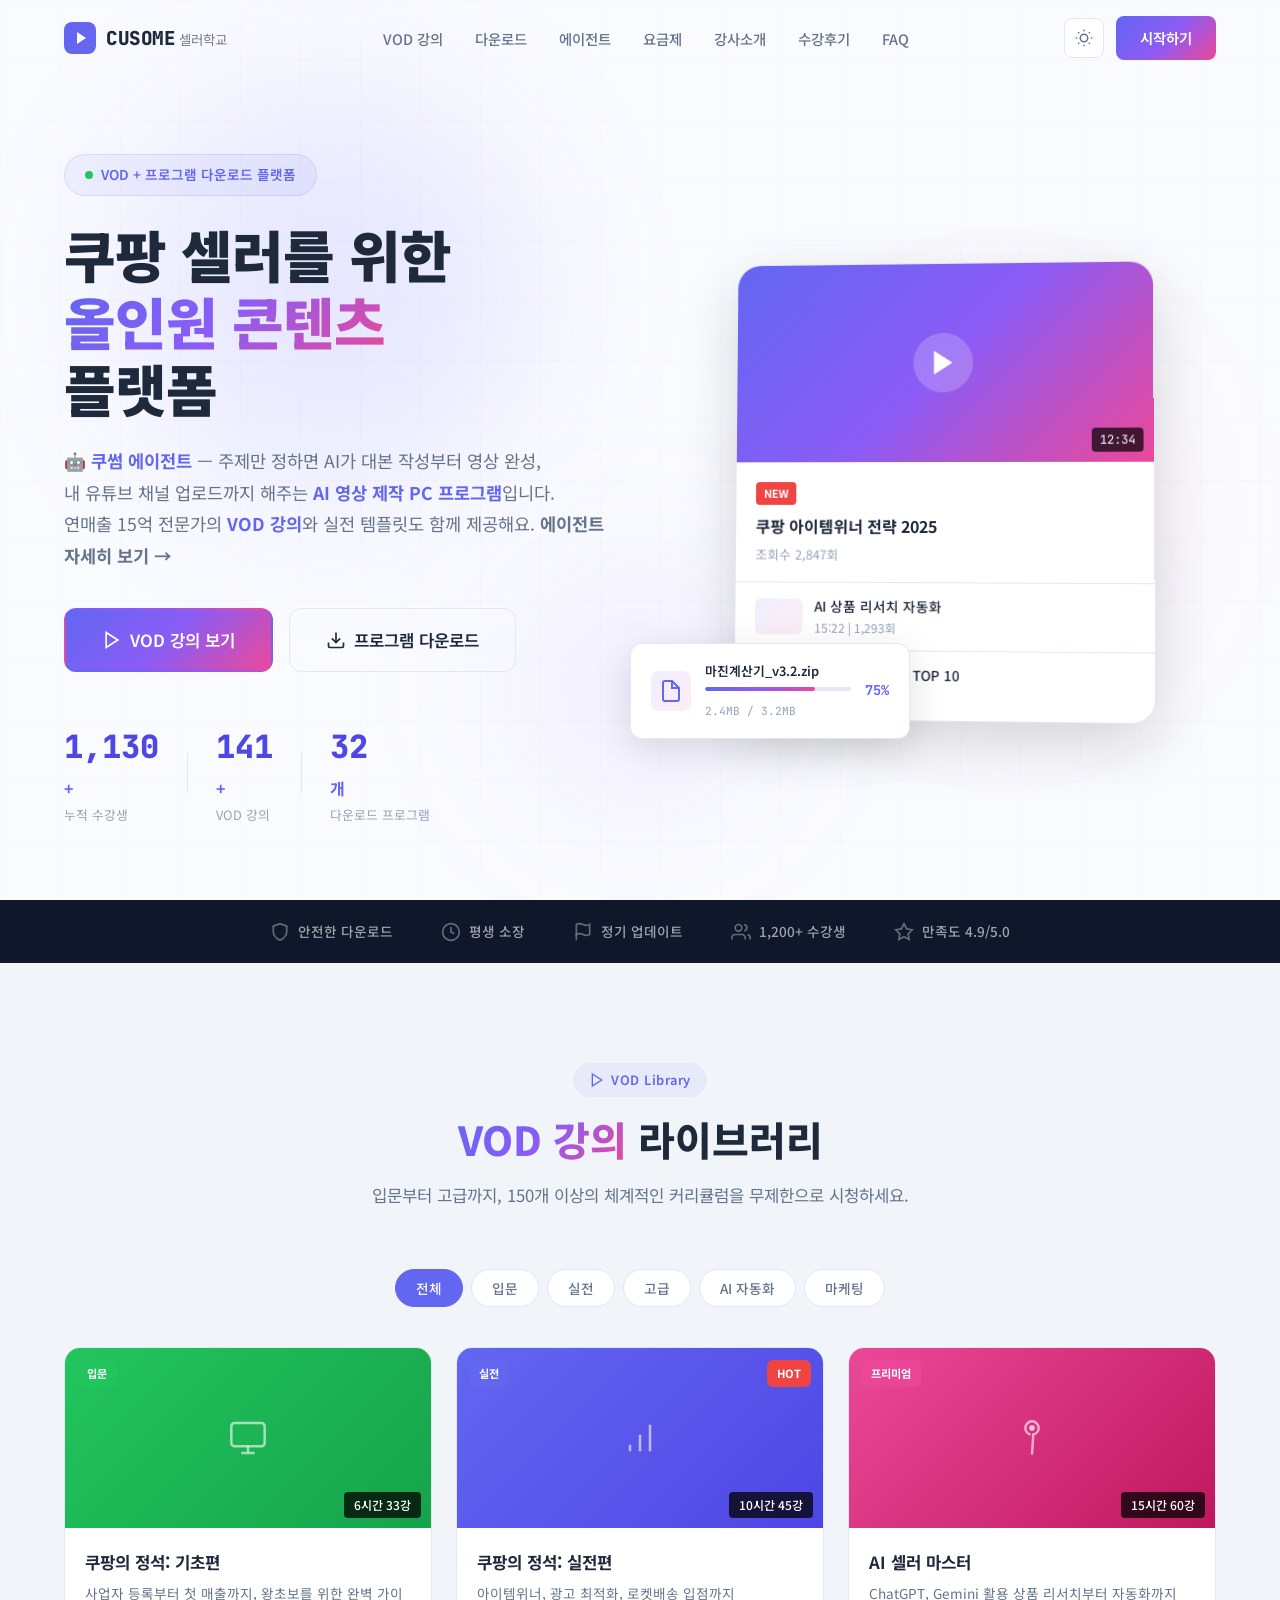
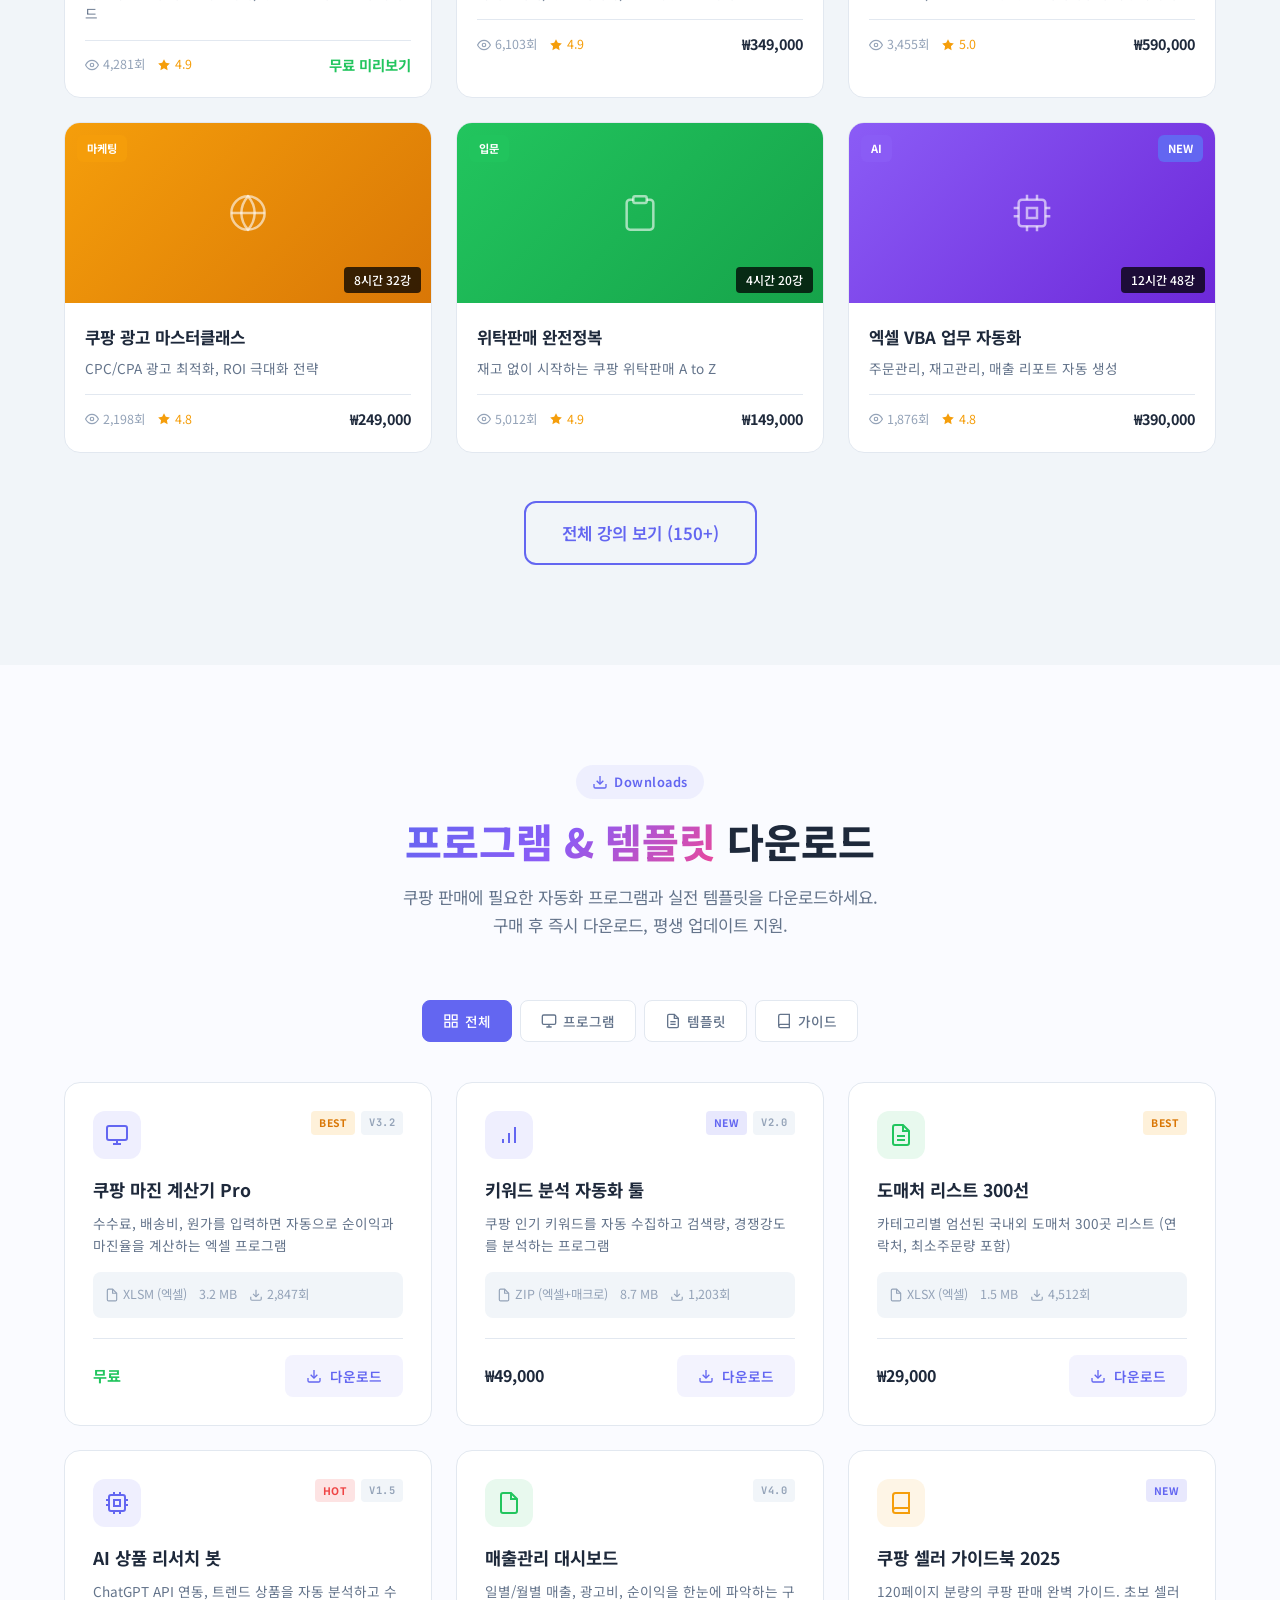
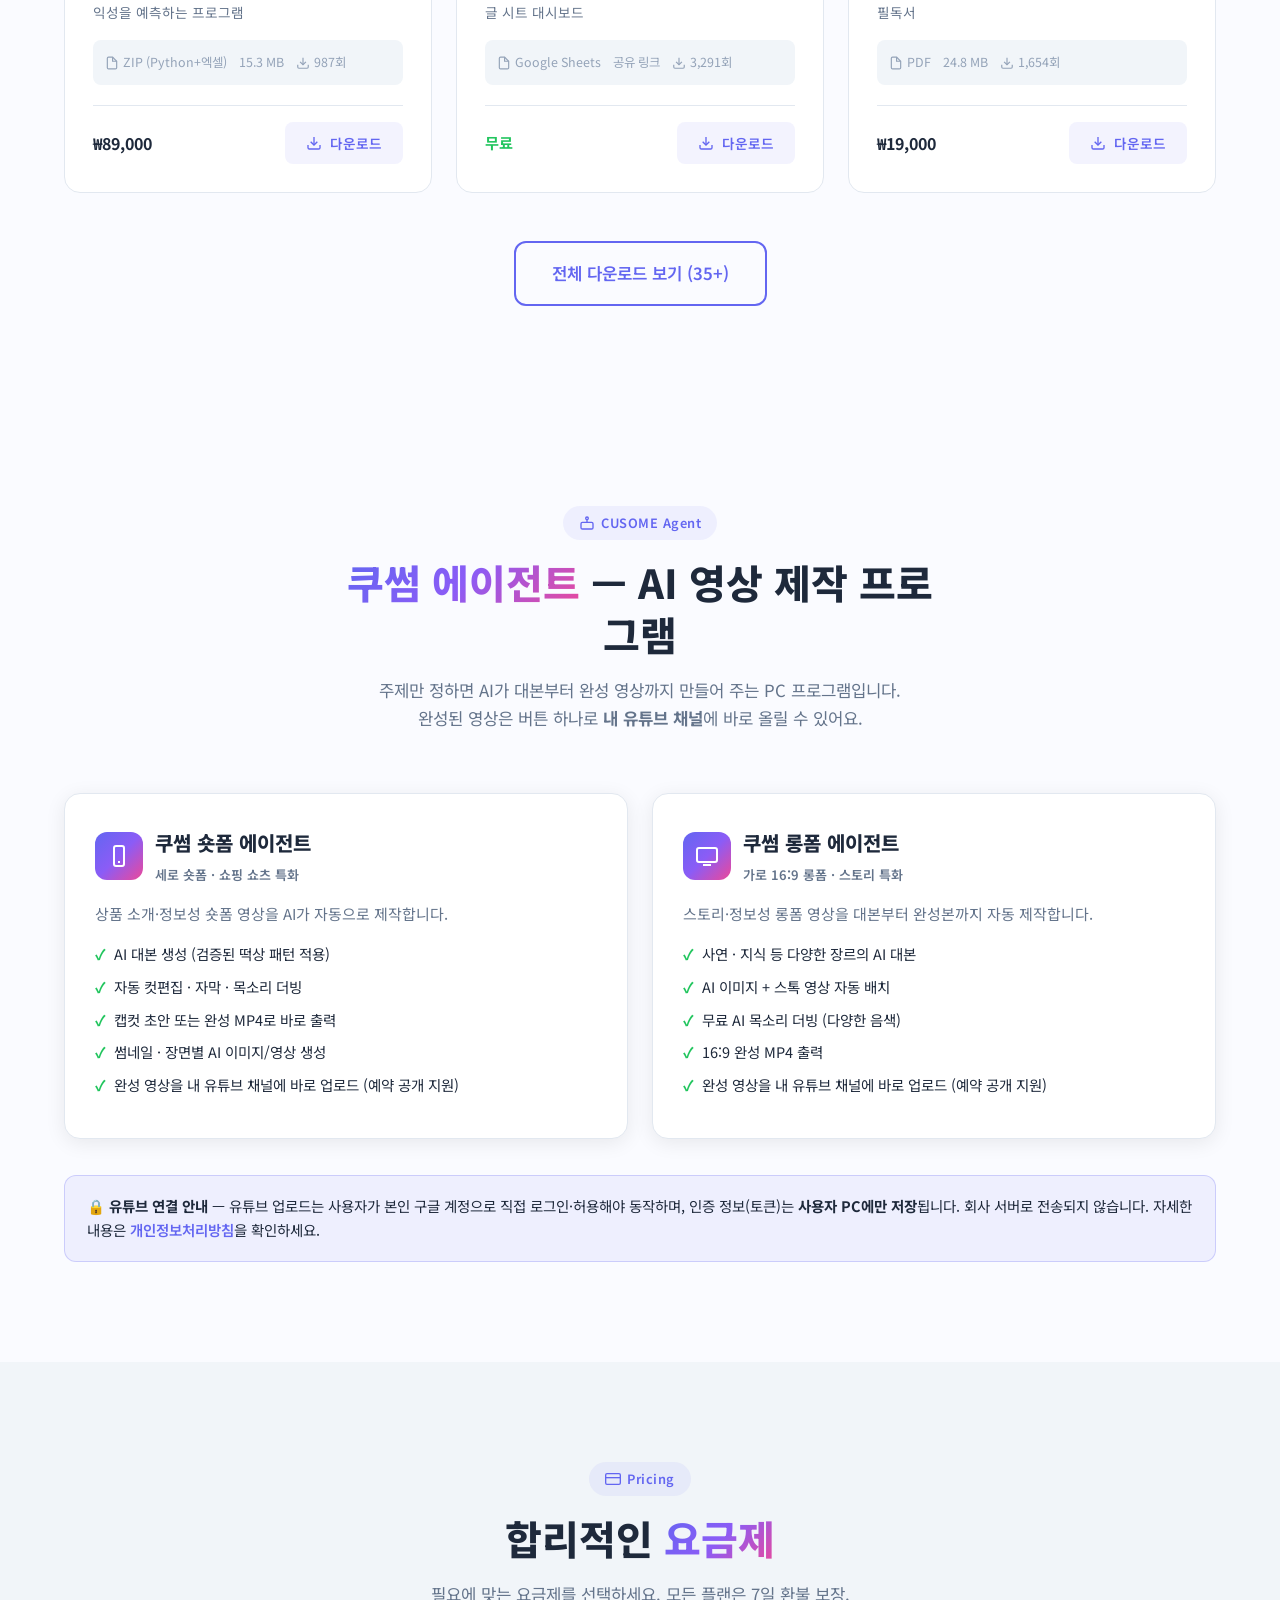
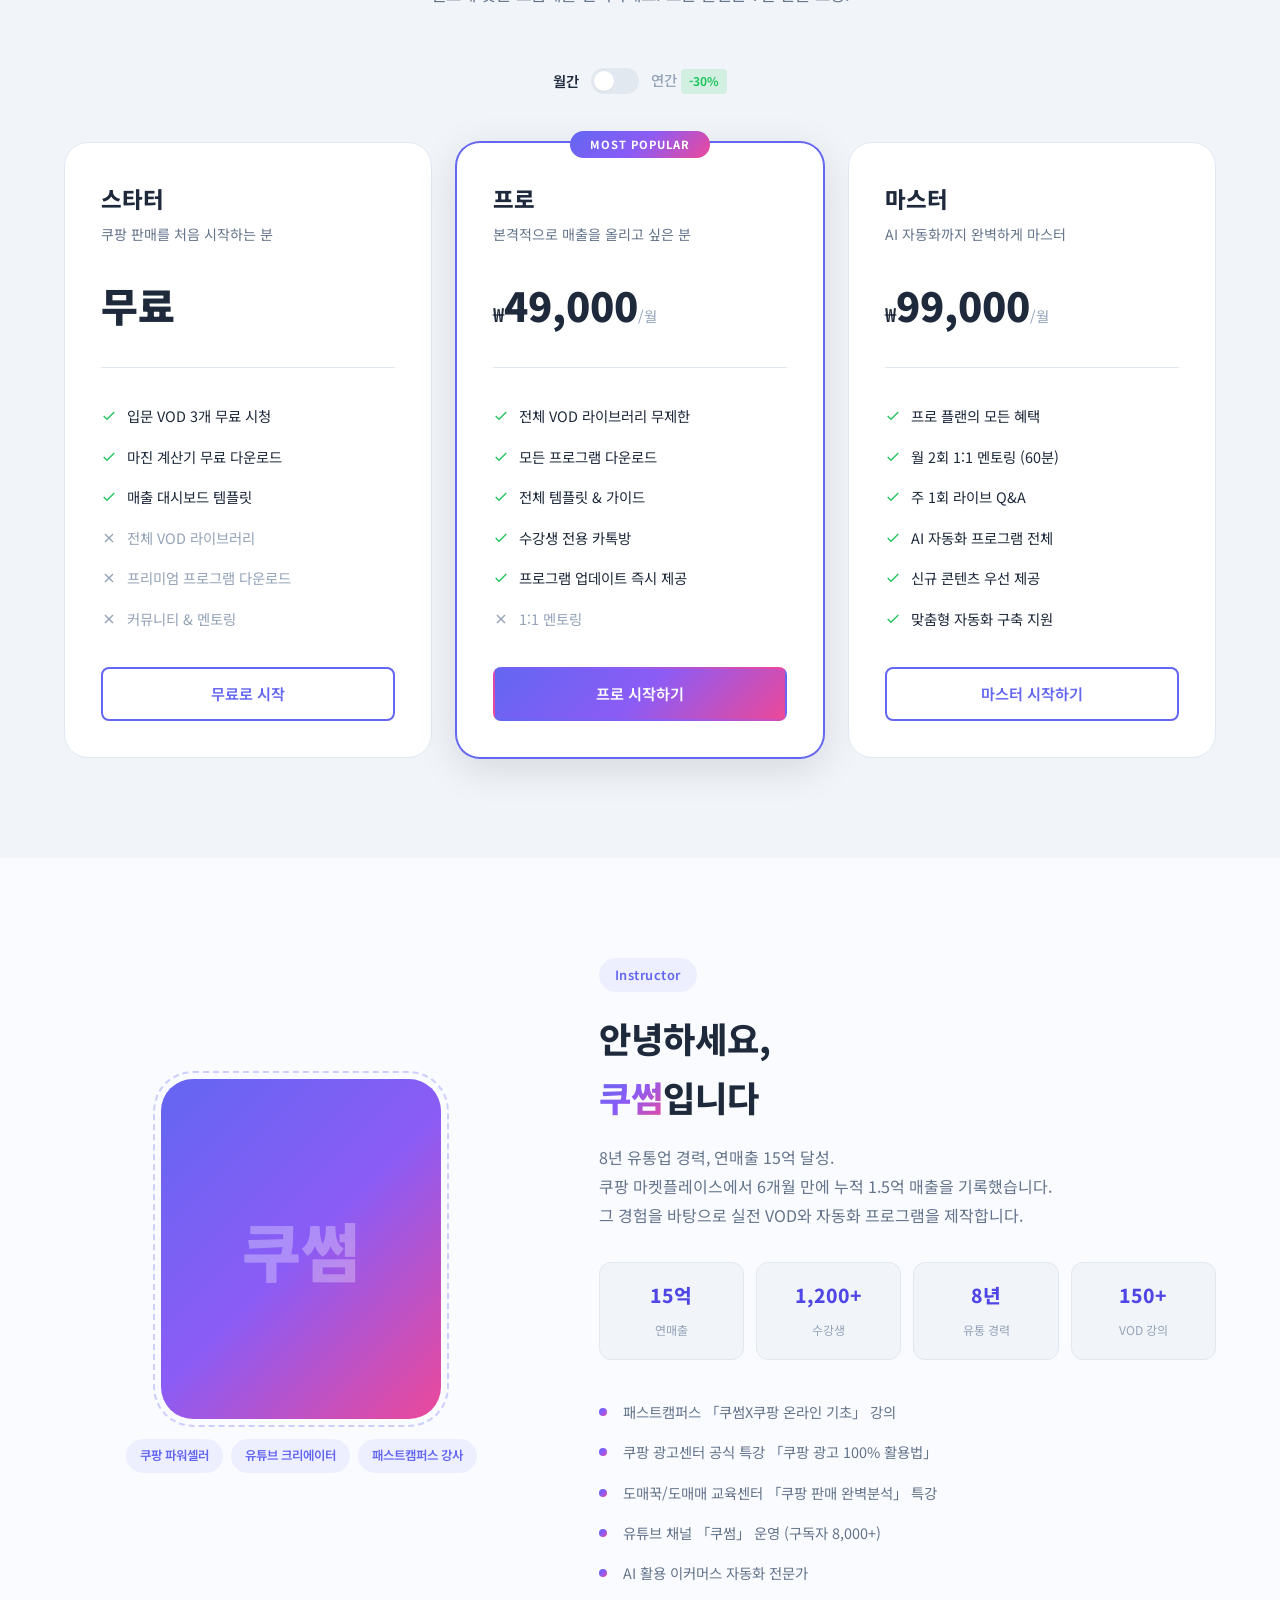
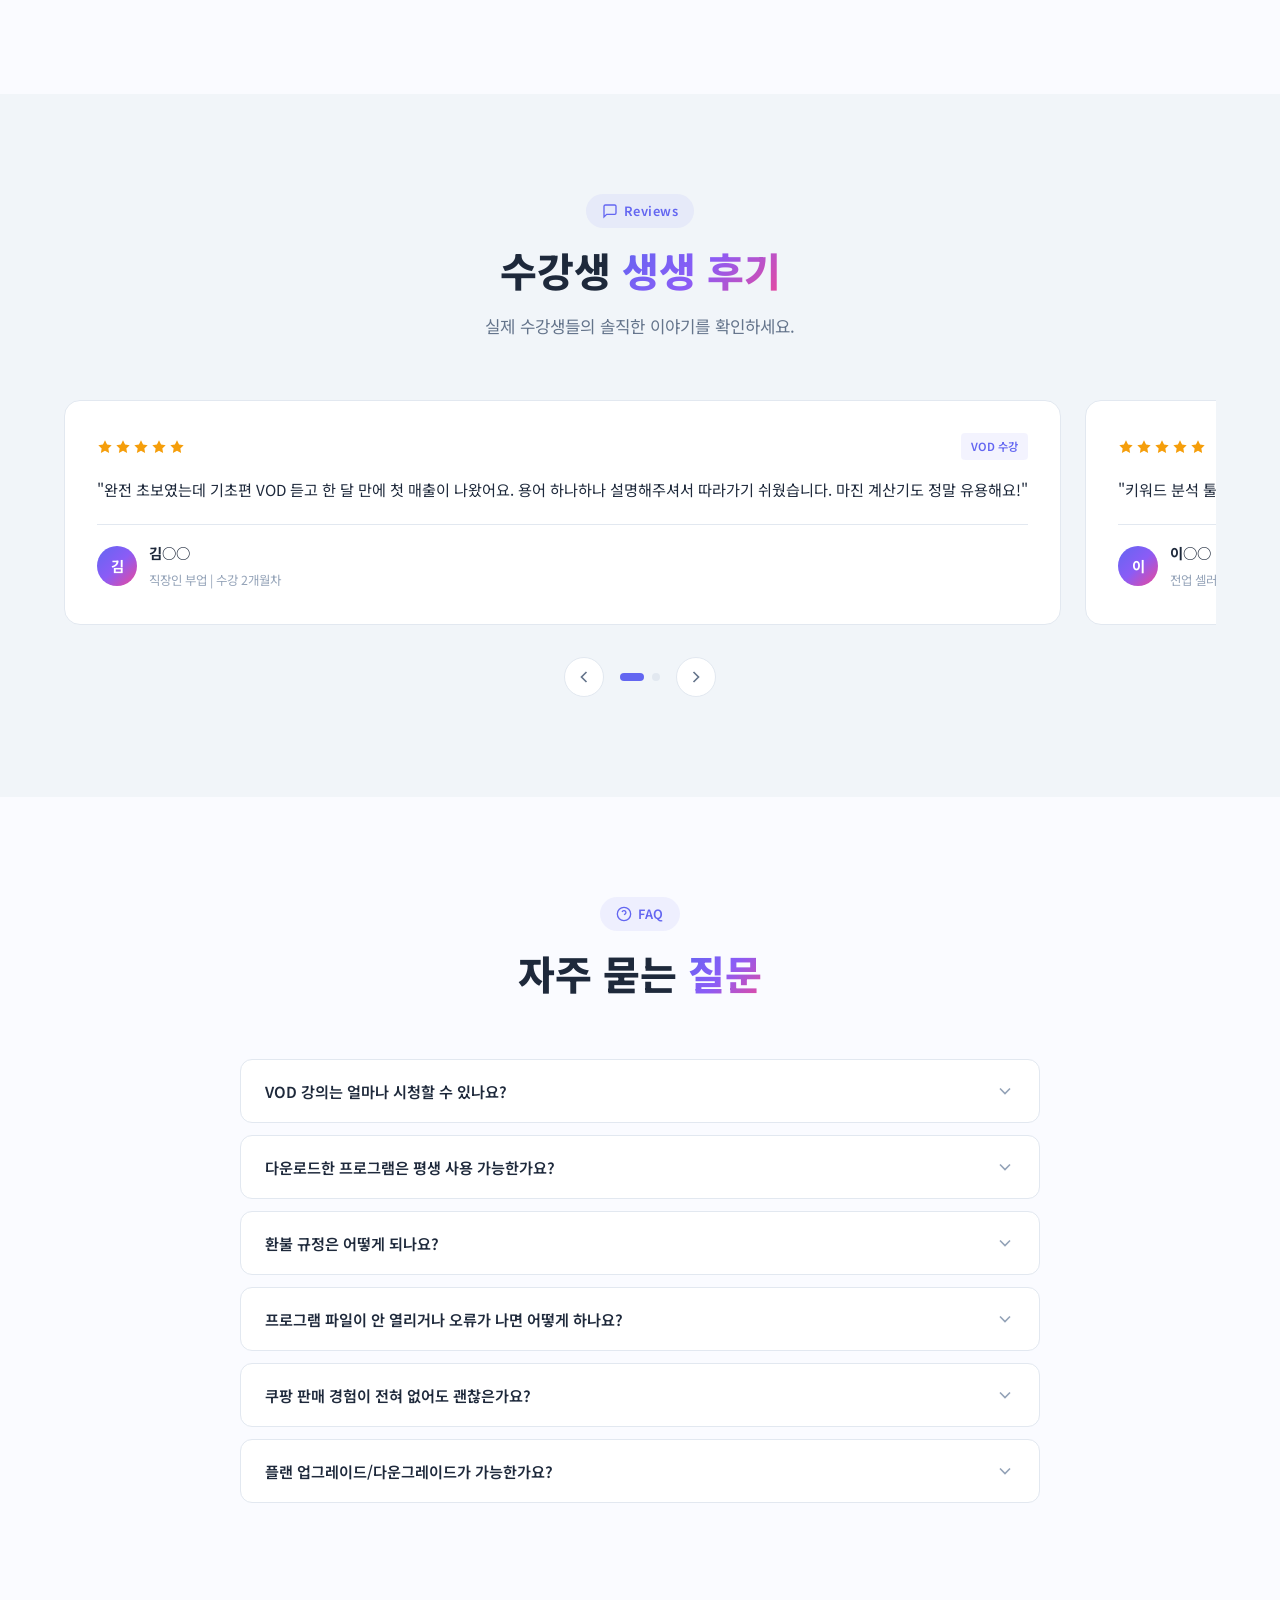
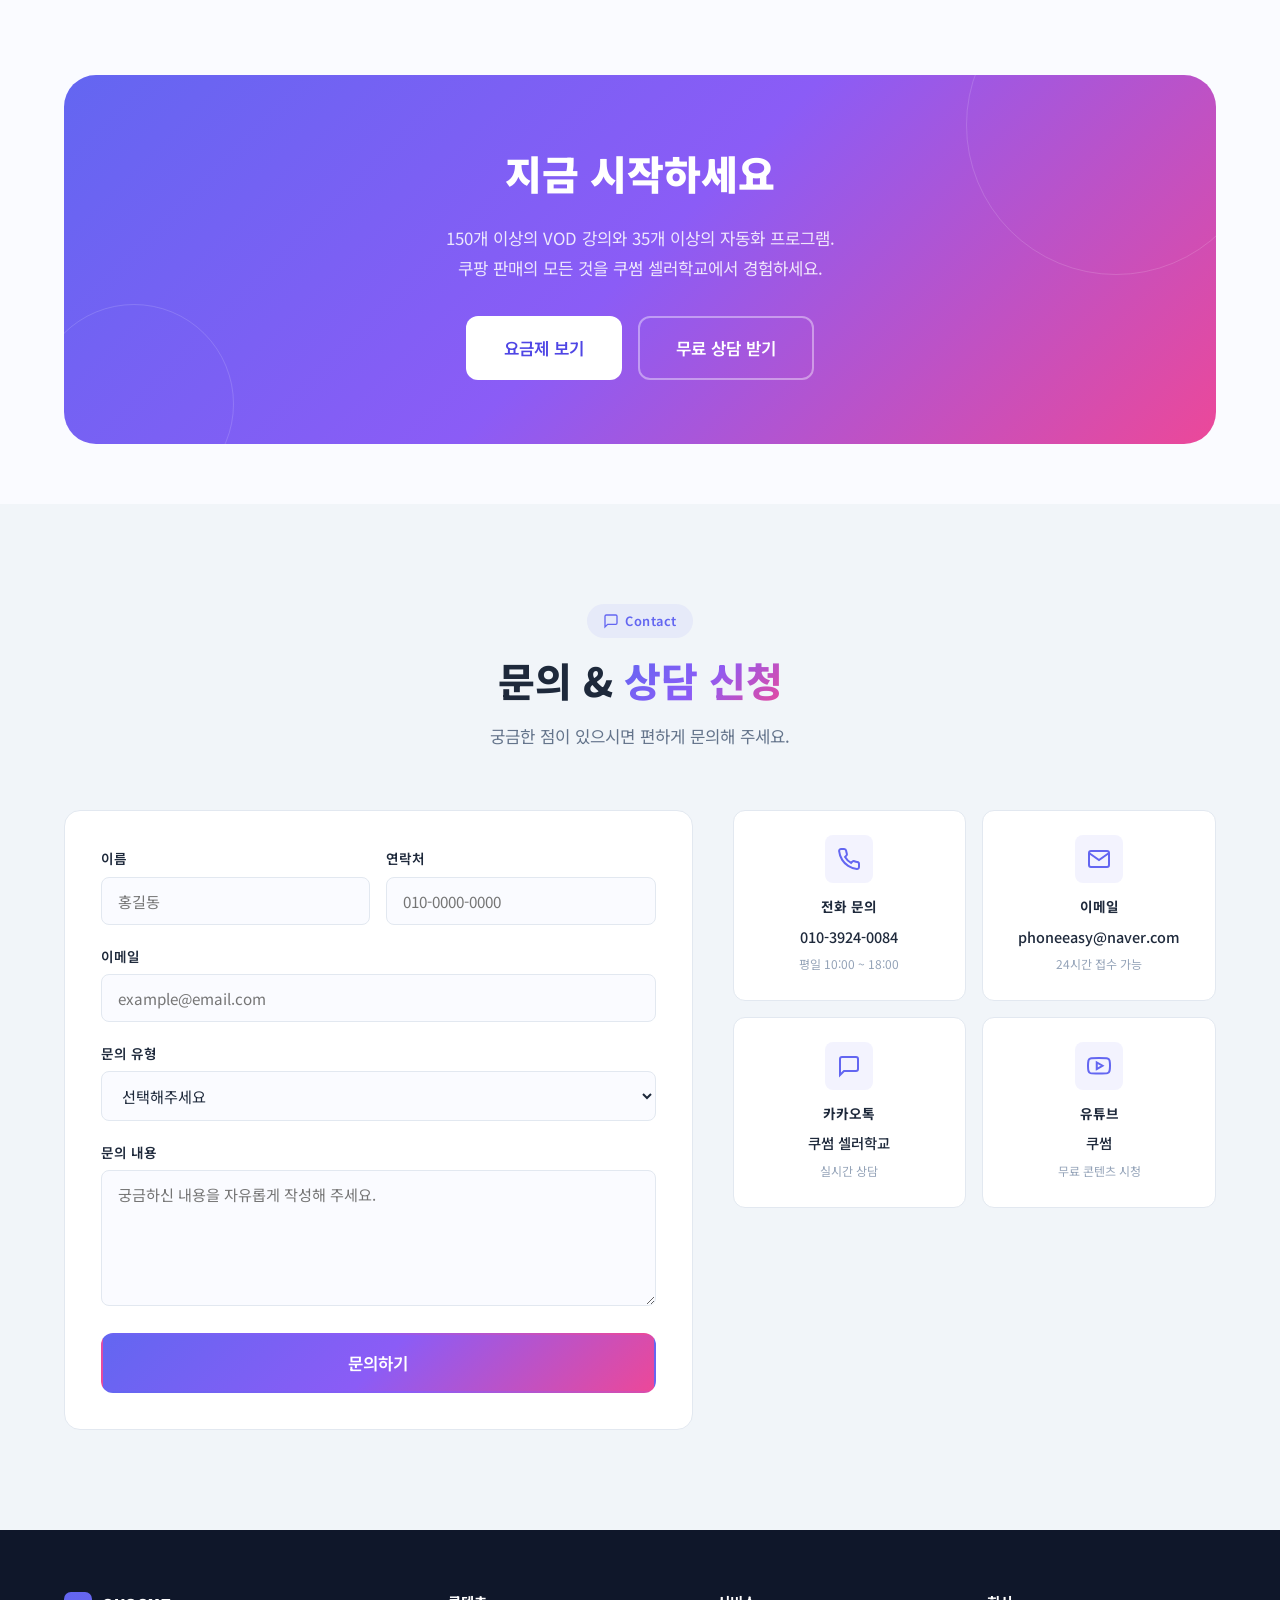
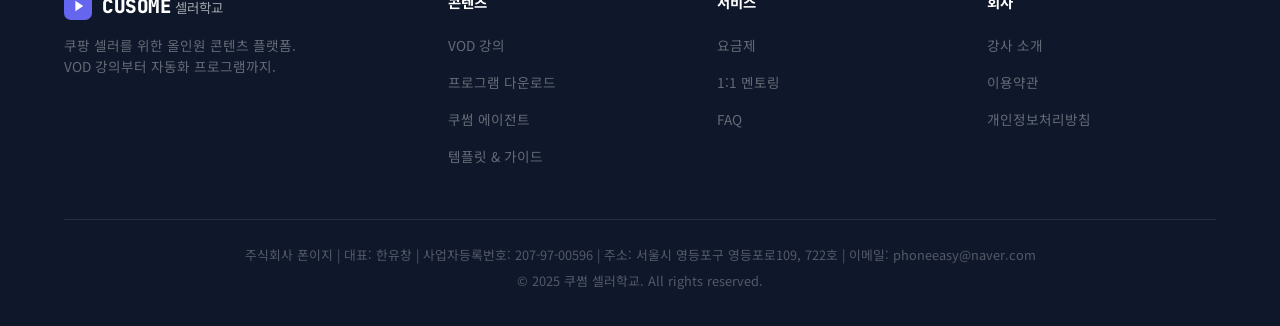
<file: school.html>
<!DOCTYPE html>
<html lang="ko">
<head>
    <meta charset="UTF-8">
    <meta name="viewport" content="width=device-width, initial-scale=1.0">
    <title>쿠썸 에이전트 · 쿠썸 셀러학교 | AI 영상 제작 프로그램 & 셀러 교육</title>
    <meta name="description" content="쿠썸 에이전트는 주제만 정하면 AI가 대본 작성부터 영상 완성, 내 유튜브 채널 업로드까지 해주는 PC 프로그램입니다. 쿠팡 셀러를 위한 VOD 강의·실전 템플릿도 함께 제공합니다.">
    <link rel="preconnect" href="https://fonts.googleapis.com">
    <link rel="preconnect" href="https://fonts.gstatic.com" crossorigin>
    <link href="https://fonts.googleapis.com/css2?family=Noto+Sans+KR:wght@300;400;500;600;700;800;900&family=JetBrains+Mono:wght@400;500;600&display=swap" rel="stylesheet">
    <link rel="stylesheet" href="style.css">
</head>
<body>
    <!-- Loading Screen -->
    <div class="loading-screen" id="loadingScreen">
        <div class="loader">
            <div class="loader-icon">
                <svg width="48" height="48" viewBox="0 0 48 48" fill="none">
                    <rect x="4" y="4" width="40" height="40" rx="12" stroke="url(#grad)" stroke-width="3" stroke-dasharray="6 4"/>
                    <path d="M20 16L32 24L20 32V16Z" fill="url(#grad)"/>
                    <defs><linearGradient id="grad" x1="0" y1="0" x2="48" y2="48"><stop stop-color="#6366F1"/><stop offset="1" stop-color="#EC4899"/></linearGradient></defs>
                </svg>
            </div>
            <span class="loader-text">CUSOME</span>
        </div>
    </div>

    <!-- Navigation -->
    <nav class="navbar" id="navbar">
        <div class="container nav-container">
            <a href="#" class="logo">
                <div class="logo-mark">
                    <svg width="32" height="32" viewBox="0 0 32 32" fill="none">
                        <rect width="32" height="32" rx="8" fill="url(#logoGrad)"/>
                        <path d="M13 10L22 16L13 22V10Z" fill="white"/>
                        <defs><linearGradient id="logoGrad" x1="0" y1="0" x2="32" y2="32"><stop stop-color="#6366F1"/><stop offset="1" stop-color="#EC4899"/></linearGradient></defs>
                    </svg>
                </div>
                <span class="logo-text">CUSOME<span class="logo-sub">셀러학교</span></span>
            </a>
            <ul class="nav-links" id="navLinks">
                <li><a href="#vod" class="nav-link">VOD 강의</a></li>
                <li><a href="#downloads" class="nav-link">다운로드</a></li>
                <li><a href="#agent" class="nav-link">에이전트</a></li>
                <li><a href="#pricing" class="nav-link">요금제</a></li>
                <li><a href="#instructor" class="nav-link">강사소개</a></li>
                <li><a href="#reviews" class="nav-link">수강후기</a></li>
                <li><a href="#faq" class="nav-link">FAQ</a></li>
            </ul>
            <div class="nav-actions">
                <button class="theme-toggle" id="themeToggle" aria-label="다크모드 전환">
                    <svg class="icon-sun" width="18" height="18" viewBox="0 0 24 24" fill="none" stroke="currentColor" stroke-width="2"><circle cx="12" cy="12" r="5"/><path d="M12 1v2M12 21v2M4.22 4.22l1.42 1.42M18.36 18.36l1.42 1.42M1 12h2M21 12h2M4.22 19.78l1.42-1.42M18.36 5.64l1.42-1.42"/></svg>
                    <svg class="icon-moon" width="18" height="18" viewBox="0 0 24 24" fill="none" stroke="currentColor" stroke-width="2"><path d="M21 12.79A9 9 0 1 1 11.21 3 7 7 0 0 0 21 12.79z"/></svg>
                </button>
                <a href="#pricing" class="nav-cta">시작하기</a>
            </div>
            <button class="mobile-toggle" id="mobileToggle" aria-label="메뉴 열기">
                <span></span><span></span><span></span>
            </button>
        </div>
    </nav>

    <!-- Hero Section -->
    <section class="hero" id="hero">
        <div class="hero-bg">
            <div class="hero-grid-pattern"></div>
            <div class="hero-glow hero-glow-1"></div>
            <div class="hero-glow hero-glow-2"></div>
            <div class="hero-glow hero-glow-3"></div>
        </div>
        <div class="container hero-container">
            <div class="hero-content">
                <div class="hero-badge">
                    <span class="badge-dot"></span>
                    VOD + 프로그램 다운로드 플랫폼
                </div>
                <h1>쿠팡 셀러를 위한<br><span class="gradient-text">올인원 콘텐츠</span><br>플랫폼</h1>
                <p class="hero-desc">🤖 <strong>쿠썸 에이전트</strong> — 주제만 정하면 AI가 대본 작성부터 영상 완성,<br>내 유튜브 채널 업로드까지 해주는 <strong>AI 영상 제작 PC 프로그램</strong>입니다.<br>연매출 15억 전문가의 <strong>VOD 강의</strong>와 실전 템플릿도 함께 제공해요. <a href="agent.html" style="font-weight:700;">에이전트 자세히 보기 →</a></p>
                <div class="hero-actions">
                    <a href="#vod" class="btn btn-primary btn-lg">
                        <svg width="20" height="20" viewBox="0 0 24 24" fill="none" stroke="currentColor" stroke-width="2"><polygon points="5 3 19 12 5 21 5 3"/></svg>
                        VOD 강의 보기
                    </a>
                    <a href="#downloads" class="btn btn-glass btn-lg">
                        <svg width="20" height="20" viewBox="0 0 24 24" fill="none" stroke="currentColor" stroke-width="2"><path d="M21 15v4a2 2 0 0 1-2 2H5a2 2 0 0 1-2-2v-4"/><polyline points="7 10 12 15 17 10"/><line x1="12" y1="15" x2="12" y2="3"/></svg>
                        프로그램 다운로드
                    </a>
                </div>
                <div class="hero-stats">
                    <div class="stat-item">
                        <span class="stat-number" data-target="1200">0</span><span class="stat-unit">+</span>
                        <span class="stat-label">누적 수강생</span>
                    </div>
                    <div class="stat-divider"></div>
                    <div class="stat-item">
                        <span class="stat-number" data-target="150">0</span><span class="stat-unit">+</span>
                        <span class="stat-label">VOD 강의</span>
                    </div>
                    <div class="stat-divider"></div>
                    <div class="stat-item">
                        <span class="stat-number" data-target="35">0</span><span class="stat-unit">개</span>
                        <span class="stat-label">다운로드 프로그램</span>
                    </div>
                </div>
            </div>
            <div class="hero-visual">
                <div class="hero-player-card">
                    <div class="player-preview">
                        <div class="player-thumb">
                            <div class="player-play-btn">
                                <svg width="32" height="32" viewBox="0 0 24 24" fill="white"><polygon points="5 3 19 12 5 21 5 3"/></svg>
                            </div>
                            <div class="player-duration">12:34</div>
                        </div>
                        <div class="player-info">
                            <span class="player-tag">NEW</span>
                            <h4>쿠팡 아이템위너 전략 2025</h4>
                            <p>조회수 2,847회</p>
                        </div>
                    </div>
                    <div class="player-list">
                        <div class="player-list-item">
                            <div class="list-thumb"></div>
                            <div class="list-info">
                                <span>AI 상품 리서치 자동화</span>
                                <span class="list-meta">15:22 | 1,293회</span>
                            </div>
                        </div>
                        <div class="player-list-item">
                            <div class="list-thumb"></div>
                            <div class="list-info">
                                <span>위탁판매 소싱처 TOP 10</span>
                                <span class="list-meta">08:45 | 3,102회</span>
                            </div>
                        </div>
                    </div>
                </div>
                <div class="hero-download-card">
                    <div class="dl-card-icon">
                        <svg width="24" height="24" viewBox="0 0 24 24" fill="none" stroke="currentColor" stroke-width="2"><path d="M13 2H6a2 2 0 0 0-2 2v16a2 2 0 0 0 2 2h12a2 2 0 0 0 2-2V9z"/><polyline points="13 2 13 9 20 9"/></svg>
                    </div>
                    <div class="dl-card-info">
                        <span class="dl-card-name">마진계산기_v3.2.zip</span>
                        <div class="dl-progress">
                            <div class="dl-progress-bar" style="width: 75%"></div>
                        </div>
                        <span class="dl-card-meta">2.4MB / 3.2MB</span>
                    </div>
                    <div class="dl-card-status">75%</div>
                </div>
            </div>
        </div>
    </section>

    <!-- Trust Bar -->
    <section class="trust-bar">
        <div class="container">
            <div class="trust-items">
                <div class="trust-item">
                    <svg width="20" height="20" viewBox="0 0 24 24" fill="none" stroke="currentColor" stroke-width="2"><path d="M12 22s8-4 8-10V5l-8-3-8 3v7c0 6 8 10 8 10z"/></svg>
                    <span>안전한 다운로드</span>
                </div>
                <div class="trust-item">
                    <svg width="20" height="20" viewBox="0 0 24 24" fill="none" stroke="currentColor" stroke-width="2"><circle cx="12" cy="12" r="10"/><polyline points="12 6 12 12 16 14"/></svg>
                    <span>평생 소장</span>
                </div>
                <div class="trust-item">
                    <svg width="20" height="20" viewBox="0 0 24 24" fill="none" stroke="currentColor" stroke-width="2"><path d="M4 15s1-1 4-1 5 2 8 2 4-1 4-1V3s-1 1-4 1-5-2-8-2-4 1-4 1z"/><line x1="4" y1="22" x2="4" y2="15"/></svg>
                    <span>정기 업데이트</span>
                </div>
                <div class="trust-item">
                    <svg width="20" height="20" viewBox="0 0 24 24" fill="none" stroke="currentColor" stroke-width="2"><path d="M17 21v-2a4 4 0 0 0-4-4H5a4 4 0 0 0-4 4v2"/><circle cx="9" cy="7" r="4"/><path d="M23 21v-2a4 4 0 0 0-3-3.87"/><path d="M16 3.13a4 4 0 0 1 0 7.75"/></svg>
                    <span>1,200+ 수강생</span>
                </div>
                <div class="trust-item">
                    <svg width="20" height="20" viewBox="0 0 24 24" fill="none" stroke="currentColor" stroke-width="2"><polygon points="12 2 15.09 8.26 22 9.27 17 14.14 18.18 21.02 12 17.77 5.82 21.02 7 14.14 2 9.27 8.91 8.26 12 2"/></svg>
                    <span>만족도 4.9/5.0</span>
                </div>
            </div>
        </div>
    </section>

    <!-- VOD Section -->
    <section class="section vod-section" id="vod">
        <div class="container">
            <div class="section-header">
                <span class="section-tag">
                    <svg width="16" height="16" viewBox="0 0 24 24" fill="none" stroke="currentColor" stroke-width="2"><polygon points="5 3 19 12 5 21 5 3"/></svg>
                    VOD Library
                </span>
                <h2><span class="gradient-text">VOD 강의</span> 라이브러리</h2>
                <p>입문부터 고급까지, 150개 이상의 체계적인 커리큘럼을 무제한으로 시청하세요.</p>
            </div>

            <!-- Category Filter -->
            <div class="vod-filter">
                <button class="filter-btn active" data-filter="all">전체</button>
                <button class="filter-btn" data-filter="beginner">입문</button>
                <button class="filter-btn" data-filter="intermediate">실전</button>
                <button class="filter-btn" data-filter="advanced">고급</button>
                <button class="filter-btn" data-filter="ai">AI 자동화</button>
                <button class="filter-btn" data-filter="marketing">마케팅</button>
            </div>

            <!-- VOD Grid -->
            <div class="vod-grid">
                <!-- VOD Course 1 -->
                <div class="vod-card" data-category="beginner">
                    <div class="vod-thumbnail">
                        <div class="vod-thumb-gradient beginner-grad"></div>
                        <div class="vod-thumb-icon">
                            <svg width="40" height="40" viewBox="0 0 24 24" fill="none" stroke="rgba(255,255,255,0.6)" stroke-width="1.5"><rect x="2" y="3" width="20" height="14" rx="2"/><path d="M8 21h8M12 17v4"/></svg>
                        </div>
                        <span class="vod-badge beginner">입문</span>
                        <div class="vod-play-overlay">
                            <div class="vod-play-btn">
                                <svg width="24" height="24" viewBox="0 0 24 24" fill="white"><polygon points="5 3 19 12 5 21 5 3"/></svg>
                            </div>
                        </div>
                        <div class="vod-duration">6시간 33강</div>
                    </div>
                    <div class="vod-info">
                        <h3>쿠팡의 정석: 기초편</h3>
                        <p>사업자 등록부터 첫 매출까지, 왕초보를 위한 완벽 가이드</p>
                        <div class="vod-meta">
                            <div class="vod-meta-left">
                                <span class="vod-views">
                                    <svg width="14" height="14" viewBox="0 0 24 24" fill="none" stroke="currentColor" stroke-width="2"><path d="M1 12s4-8 11-8 11 8 11 8-4 8-11 8-11-8-11-8z"/><circle cx="12" cy="12" r="3"/></svg>
                                    4,281회
                                </span>
                                <span class="vod-rating">
                                    <svg width="14" height="14" viewBox="0 0 24 24" fill="currentColor"><polygon points="12 2 15.09 8.26 22 9.27 17 14.14 18.18 21.02 12 17.77 5.82 21.02 7 14.14 2 9.27 8.91 8.26 12 2"/></svg>
                                    4.9
                                </span>
                            </div>
                            <span class="vod-price free">무료 미리보기</span>
                        </div>
                    </div>
                </div>

                <!-- VOD Course 2 -->
                <div class="vod-card" data-category="intermediate">
                    <div class="vod-thumbnail">
                        <div class="vod-thumb-gradient intermediate-grad"></div>
                        <div class="vod-thumb-icon">
                            <svg width="40" height="40" viewBox="0 0 24 24" fill="none" stroke="rgba(255,255,255,0.6)" stroke-width="1.5"><path d="M12 20V10M18 20V4M6 20v-4"/></svg>
                        </div>
                        <span class="vod-badge intermediate">실전</span>
                        <span class="vod-badge-hot">HOT</span>
                        <div class="vod-play-overlay">
                            <div class="vod-play-btn">
                                <svg width="24" height="24" viewBox="0 0 24 24" fill="white"><polygon points="5 3 19 12 5 21 5 3"/></svg>
                            </div>
                        </div>
                        <div class="vod-duration">10시간 45강</div>
                    </div>
                    <div class="vod-info">
                        <h3>쿠팡의 정석: 실전편</h3>
                        <p>아이템위너, 광고 최적화, 로켓배송 입점까지</p>
                        <div class="vod-meta">
                            <div class="vod-meta-left">
                                <span class="vod-views">
                                    <svg width="14" height="14" viewBox="0 0 24 24" fill="none" stroke="currentColor" stroke-width="2"><path d="M1 12s4-8 11-8 11 8 11 8-4 8-11 8-11-8-11-8z"/><circle cx="12" cy="12" r="3"/></svg>
                                    6,103회
                                </span>
                                <span class="vod-rating">
                                    <svg width="14" height="14" viewBox="0 0 24 24" fill="currentColor"><polygon points="12 2 15.09 8.26 22 9.27 17 14.14 18.18 21.02 12 17.77 5.82 21.02 7 14.14 2 9.27 8.91 8.26 12 2"/></svg>
                                    4.9
                                </span>
                            </div>
                            <span class="vod-price">&#8361;349,000</span>
                        </div>
                    </div>
                </div>

                <!-- VOD Course 3 -->
                <div class="vod-card" data-category="advanced ai">
                    <div class="vod-thumbnail">
                        <div class="vod-thumb-gradient advanced-grad"></div>
                        <div class="vod-thumb-icon">
                            <svg width="40" height="40" viewBox="0 0 24 24" fill="none" stroke="rgba(255,255,255,0.6)" stroke-width="1.5"><path d="M12 2a4 4 0 0 1 4 4c0 1.95-1.4 3.58-3.25 3.93L12 22"/><path d="M12 2a4 4 0 0 0-4 4c0 1.95 1.4 3.58 3.25 3.93"/><circle cx="12" cy="6" r="1" fill="rgba(255,255,255,0.6)"/></svg>
                        </div>
                        <span class="vod-badge advanced">프리미엄</span>
                        <div class="vod-play-overlay">
                            <div class="vod-play-btn">
                                <svg width="24" height="24" viewBox="0 0 24 24" fill="white"><polygon points="5 3 19 12 5 21 5 3"/></svg>
                            </div>
                        </div>
                        <div class="vod-duration">15시간 60강</div>
                    </div>
                    <div class="vod-info">
                        <h3>AI 셀러 마스터</h3>
                        <p>ChatGPT, Gemini 활용 상품 리서치부터 자동화까지</p>
                        <div class="vod-meta">
                            <div class="vod-meta-left">
                                <span class="vod-views">
                                    <svg width="14" height="14" viewBox="0 0 24 24" fill="none" stroke="currentColor" stroke-width="2"><path d="M1 12s4-8 11-8 11 8 11 8-4 8-11 8-11-8-11-8z"/><circle cx="12" cy="12" r="3"/></svg>
                                    3,455회
                                </span>
                                <span class="vod-rating">
                                    <svg width="14" height="14" viewBox="0 0 24 24" fill="currentColor"><polygon points="12 2 15.09 8.26 22 9.27 17 14.14 18.18 21.02 12 17.77 5.82 21.02 7 14.14 2 9.27 8.91 8.26 12 2"/></svg>
                                    5.0
                                </span>
                            </div>
                            <span class="vod-price">&#8361;590,000</span>
                        </div>
                    </div>
                </div>

                <!-- VOD Course 4 -->
                <div class="vod-card" data-category="marketing">
                    <div class="vod-thumbnail">
                        <div class="vod-thumb-gradient marketing-grad"></div>
                        <div class="vod-thumb-icon">
                            <svg width="40" height="40" viewBox="0 0 24 24" fill="none" stroke="rgba(255,255,255,0.6)" stroke-width="1.5"><circle cx="12" cy="12" r="10"/><line x1="2" y1="12" x2="22" y2="12"/><path d="M12 2a15.3 15.3 0 0 1 4 10 15.3 15.3 0 0 1-4 10 15.3 15.3 0 0 1-4-10 15.3 15.3 0 0 1 4-10z"/></svg>
                        </div>
                        <span class="vod-badge marketing">마케팅</span>
                        <div class="vod-play-overlay">
                            <div class="vod-play-btn">
                                <svg width="24" height="24" viewBox="0 0 24 24" fill="white"><polygon points="5 3 19 12 5 21 5 3"/></svg>
                            </div>
                        </div>
                        <div class="vod-duration">8시간 32강</div>
                    </div>
                    <div class="vod-info">
                        <h3>쿠팡 광고 마스터클래스</h3>
                        <p>CPC/CPA 광고 최적화, ROI 극대화 전략</p>
                        <div class="vod-meta">
                            <div class="vod-meta-left">
                                <span class="vod-views">
                                    <svg width="14" height="14" viewBox="0 0 24 24" fill="none" stroke="currentColor" stroke-width="2"><path d="M1 12s4-8 11-8 11 8 11 8-4 8-11 8-11-8-11-8z"/><circle cx="12" cy="12" r="3"/></svg>
                                    2,198회
                                </span>
                                <span class="vod-rating">
                                    <svg width="14" height="14" viewBox="0 0 24 24" fill="currentColor"><polygon points="12 2 15.09 8.26 22 9.27 17 14.14 18.18 21.02 12 17.77 5.82 21.02 7 14.14 2 9.27 8.91 8.26 12 2"/></svg>
                                    4.8
                                </span>
                            </div>
                            <span class="vod-price">&#8361;249,000</span>
                        </div>
                    </div>
                </div>

                <!-- VOD Course 5 -->
                <div class="vod-card" data-category="beginner">
                    <div class="vod-thumbnail">
                        <div class="vod-thumb-gradient beginner-grad"></div>
                        <div class="vod-thumb-icon">
                            <svg width="40" height="40" viewBox="0 0 24 24" fill="none" stroke="rgba(255,255,255,0.6)" stroke-width="1.5"><path d="M16 4h2a2 2 0 0 1 2 2v14a2 2 0 0 1-2 2H6a2 2 0 0 1-2-2V6a2 2 0 0 1 2-2h2"/><rect x="8" y="2" width="8" height="4" rx="1"/></svg>
                        </div>
                        <span class="vod-badge beginner">입문</span>
                        <div class="vod-play-overlay">
                            <div class="vod-play-btn">
                                <svg width="24" height="24" viewBox="0 0 24 24" fill="white"><polygon points="5 3 19 12 5 21 5 3"/></svg>
                            </div>
                        </div>
                        <div class="vod-duration">4시간 20강</div>
                    </div>
                    <div class="vod-info">
                        <h3>위탁판매 완전정복</h3>
                        <p>재고 없이 시작하는 쿠팡 위탁판매 A to Z</p>
                        <div class="vod-meta">
                            <div class="vod-meta-left">
                                <span class="vod-views">
                                    <svg width="14" height="14" viewBox="0 0 24 24" fill="none" stroke="currentColor" stroke-width="2"><path d="M1 12s4-8 11-8 11 8 11 8-4 8-11 8-11-8-11-8z"/><circle cx="12" cy="12" r="3"/></svg>
                                    5,012회
                                </span>
                                <span class="vod-rating">
                                    <svg width="14" height="14" viewBox="0 0 24 24" fill="currentColor"><polygon points="12 2 15.09 8.26 22 9.27 17 14.14 18.18 21.02 12 17.77 5.82 21.02 7 14.14 2 9.27 8.91 8.26 12 2"/></svg>
                                    4.9
                                </span>
                            </div>
                            <span class="vod-price">&#8361;149,000</span>
                        </div>
                    </div>
                </div>

                <!-- VOD Course 6 -->
                <div class="vod-card" data-category="ai advanced">
                    <div class="vod-thumbnail">
                        <div class="vod-thumb-gradient ai-grad"></div>
                        <div class="vod-thumb-icon">
                            <svg width="40" height="40" viewBox="0 0 24 24" fill="none" stroke="rgba(255,255,255,0.6)" stroke-width="1.5"><rect x="4" y="4" width="16" height="16" rx="2"/><path d="M9 9h6v6H9z"/><path d="M9 1v3M15 1v3M9 20v3M15 20v3M20 9h3M20 14h3M1 9h3M1 14h3"/></svg>
                        </div>
                        <span class="vod-badge ai">AI</span>
                        <span class="vod-badge-new">NEW</span>
                        <div class="vod-play-overlay">
                            <div class="vod-play-btn">
                                <svg width="24" height="24" viewBox="0 0 24 24" fill="white"><polygon points="5 3 19 12 5 21 5 3"/></svg>
                            </div>
                        </div>
                        <div class="vod-duration">12시간 48강</div>
                    </div>
                    <div class="vod-info">
                        <h3>엑셀 VBA 업무 자동화</h3>
                        <p>주문관리, 재고관리, 매출 리포트 자동 생성</p>
                        <div class="vod-meta">
                            <div class="vod-meta-left">
                                <span class="vod-views">
                                    <svg width="14" height="14" viewBox="0 0 24 24" fill="none" stroke="currentColor" stroke-width="2"><path d="M1 12s4-8 11-8 11 8 11 8-4 8-11 8-11-8-11-8z"/><circle cx="12" cy="12" r="3"/></svg>
                                    1,876회
                                </span>
                                <span class="vod-rating">
                                    <svg width="14" height="14" viewBox="0 0 24 24" fill="currentColor"><polygon points="12 2 15.09 8.26 22 9.27 17 14.14 18.18 21.02 12 17.77 5.82 21.02 7 14.14 2 9.27 8.91 8.26 12 2"/></svg>
                                    4.8
                                </span>
                            </div>
                            <span class="vod-price">&#8361;390,000</span>
                        </div>
                    </div>
                </div>
            </div>

            <div class="section-more">
                <a href="#pricing" class="btn btn-outline btn-lg">전체 강의 보기 (150+)</a>
            </div>
        </div>
    </section>

    <!-- Downloads Section -->
    <section class="section download-section" id="downloads">
        <div class="container">
            <div class="section-header">
                <span class="section-tag">
                    <svg width="16" height="16" viewBox="0 0 24 24" fill="none" stroke="currentColor" stroke-width="2"><path d="M21 15v4a2 2 0 0 1-2 2H5a2 2 0 0 1-2-2v-4"/><polyline points="7 10 12 15 17 10"/><line x1="12" y1="15" x2="12" y2="3"/></svg>
                    Downloads
                </span>
                <h2><span class="gradient-text">프로그램 & 템플릿</span> 다운로드</h2>
                <p>쿠팡 판매에 필요한 자동화 프로그램과 실전 템플릿을 다운로드하세요.<br>구매 후 즉시 다운로드, 평생 업데이트 지원.</p>
            </div>

            <!-- Download Category Tabs -->
            <div class="dl-tabs">
                <button class="dl-tab active" data-tab="all">
                    <svg width="16" height="16" viewBox="0 0 24 24" fill="none" stroke="currentColor" stroke-width="2"><rect x="3" y="3" width="7" height="7"/><rect x="14" y="3" width="7" height="7"/><rect x="14" y="14" width="7" height="7"/><rect x="3" y="14" width="7" height="7"/></svg>
                    전체
                </button>
                <button class="dl-tab" data-tab="program">
                    <svg width="16" height="16" viewBox="0 0 24 24" fill="none" stroke="currentColor" stroke-width="2"><rect x="2" y="3" width="20" height="14" rx="2"/><path d="M8 21h8M12 17v4"/></svg>
                    프로그램
                </button>
                <button class="dl-tab" data-tab="template">
                    <svg width="16" height="16" viewBox="0 0 24 24" fill="none" stroke="currentColor" stroke-width="2"><path d="M14 2H6a2 2 0 0 0-2 2v16a2 2 0 0 0 2 2h12a2 2 0 0 0 2-2V8z"/><polyline points="14 2 14 8 20 8"/><line x1="16" y1="13" x2="8" y2="13"/><line x1="16" y1="17" x2="8" y2="17"/></svg>
                    템플릿
                </button>
                <button class="dl-tab" data-tab="guide">
                    <svg width="16" height="16" viewBox="0 0 24 24" fill="none" stroke="currentColor" stroke-width="2"><path d="M4 19.5A2.5 2.5 0 0 1 6.5 17H20"/><path d="M6.5 2H20v20H6.5A2.5 2.5 0 0 1 4 19.5v-15A2.5 2.5 0 0 1 6.5 2z"/></svg>
                    가이드
                </button>
            </div>

            <!-- Download Items Grid -->
            <div class="dl-grid">
                <!-- Program 1 -->
                <div class="dl-item" data-type="program">
                    <div class="dl-item-header">
                        <div class="dl-icon program">
                            <svg width="24" height="24" viewBox="0 0 24 24" fill="none" stroke="currentColor" stroke-width="2"><rect x="2" y="3" width="20" height="14" rx="2"/><path d="M8 21h8M12 17v4"/></svg>
                        </div>
                        <div class="dl-badges">
                            <span class="dl-badge best">BEST</span>
                            <span class="dl-badge version">v3.2</span>
                        </div>
                    </div>
                    <h3>쿠팡 마진 계산기 Pro</h3>
                    <p>수수료, 배송비, 원가를 입력하면 자동으로 순이익과 마진율을 계산하는 엑셀 프로그램</p>
                    <div class="dl-file-info">
                        <span class="dl-format">
                            <svg width="14" height="14" viewBox="0 0 24 24" fill="none" stroke="currentColor" stroke-width="2"><path d="M13 2H6a2 2 0 0 0-2 2v16a2 2 0 0 0 2 2h12a2 2 0 0 0 2-2V9z"/><polyline points="13 2 13 9 20 9"/></svg>
                            XLSM (엑셀)
                        </span>
                        <span class="dl-size">3.2 MB</span>
                        <span class="dl-downloads">
                            <svg width="14" height="14" viewBox="0 0 24 24" fill="none" stroke="currentColor" stroke-width="2"><path d="M21 15v4a2 2 0 0 1-2 2H5a2 2 0 0 1-2-2v-4"/><polyline points="7 10 12 15 17 10"/><line x1="12" y1="15" x2="12" y2="3"/></svg>
                            2,847회
                        </span>
                    </div>
                    <div class="dl-item-footer">
                        <span class="dl-price free">무료</span>
                        <button class="btn btn-download" onclick="handleDownload(this, '마진계산기_Pro_v3.2.zip')">
                            <svg width="16" height="16" viewBox="0 0 24 24" fill="none" stroke="currentColor" stroke-width="2"><path d="M21 15v4a2 2 0 0 1-2 2H5a2 2 0 0 1-2-2v-4"/><polyline points="7 10 12 15 17 10"/><line x1="12" y1="15" x2="12" y2="3"/></svg>
                            다운로드
                        </button>
                    </div>
                </div>

                <!-- Program 2 -->
                <div class="dl-item" data-type="program">
                    <div class="dl-item-header">
                        <div class="dl-icon program">
                            <svg width="24" height="24" viewBox="0 0 24 24" fill="none" stroke="currentColor" stroke-width="2"><path d="M12 20V10M18 20V4M6 20v-4"/></svg>
                        </div>
                        <div class="dl-badges">
                            <span class="dl-badge new">NEW</span>
                            <span class="dl-badge version">v2.0</span>
                        </div>
                    </div>
                    <h3>키워드 분석 자동화 툴</h3>
                    <p>쿠팡 인기 키워드를 자동 수집하고 검색량, 경쟁강도를 분석하는 프로그램</p>
                    <div class="dl-file-info">
                        <span class="dl-format">
                            <svg width="14" height="14" viewBox="0 0 24 24" fill="none" stroke="currentColor" stroke-width="2"><path d="M13 2H6a2 2 0 0 0-2 2v16a2 2 0 0 0 2 2h12a2 2 0 0 0 2-2V9z"/><polyline points="13 2 13 9 20 9"/></svg>
                            ZIP (엑셀+매크로)
                        </span>
                        <span class="dl-size">8.7 MB</span>
                        <span class="dl-downloads">
                            <svg width="14" height="14" viewBox="0 0 24 24" fill="none" stroke="currentColor" stroke-width="2"><path d="M21 15v4a2 2 0 0 1-2 2H5a2 2 0 0 1-2-2v-4"/><polyline points="7 10 12 15 17 10"/><line x1="12" y1="15" x2="12" y2="3"/></svg>
                            1,203회
                        </span>
                    </div>
                    <div class="dl-item-footer">
                        <span class="dl-price">&#8361;49,000</span>
                        <button class="btn btn-download" onclick="handleDownload(this, '키워드분석툴_v2.0.zip')">
                            <svg width="16" height="16" viewBox="0 0 24 24" fill="none" stroke="currentColor" stroke-width="2"><path d="M21 15v4a2 2 0 0 1-2 2H5a2 2 0 0 1-2-2v-4"/><polyline points="7 10 12 15 17 10"/><line x1="12" y1="15" x2="12" y2="3"/></svg>
                            다운로드
                        </button>
                    </div>
                </div>

                <!-- Template 1 -->
                <div class="dl-item" data-type="template">
                    <div class="dl-item-header">
                        <div class="dl-icon template">
                            <svg width="24" height="24" viewBox="0 0 24 24" fill="none" stroke="currentColor" stroke-width="2"><path d="M14 2H6a2 2 0 0 0-2 2v16a2 2 0 0 0 2 2h12a2 2 0 0 0 2-2V8z"/><polyline points="14 2 14 8 20 8"/><line x1="16" y1="13" x2="8" y2="13"/><line x1="16" y1="17" x2="8" y2="17"/></svg>
                        </div>
                        <div class="dl-badges">
                            <span class="dl-badge best">BEST</span>
                        </div>
                    </div>
                    <h3>도매처 리스트 300선</h3>
                    <p>카테고리별 엄선된 국내외 도매처 300곳 리스트 (연락처, 최소주문량 포함)</p>
                    <div class="dl-file-info">
                        <span class="dl-format">
                            <svg width="14" height="14" viewBox="0 0 24 24" fill="none" stroke="currentColor" stroke-width="2"><path d="M13 2H6a2 2 0 0 0-2 2v16a2 2 0 0 0 2 2h12a2 2 0 0 0 2-2V9z"/><polyline points="13 2 13 9 20 9"/></svg>
                            XLSX (엑셀)
                        </span>
                        <span class="dl-size">1.5 MB</span>
                        <span class="dl-downloads">
                            <svg width="14" height="14" viewBox="0 0 24 24" fill="none" stroke="currentColor" stroke-width="2"><path d="M21 15v4a2 2 0 0 1-2 2H5a2 2 0 0 1-2-2v-4"/><polyline points="7 10 12 15 17 10"/><line x1="12" y1="15" x2="12" y2="3"/></svg>
                            4,512회
                        </span>
                    </div>
                    <div class="dl-item-footer">
                        <span class="dl-price">&#8361;29,000</span>
                        <button class="btn btn-download" onclick="handleDownload(this, '도매처리스트_300선.xlsx')">
                            <svg width="16" height="16" viewBox="0 0 24 24" fill="none" stroke="currentColor" stroke-width="2"><path d="M21 15v4a2 2 0 0 1-2 2H5a2 2 0 0 1-2-2v-4"/><polyline points="7 10 12 15 17 10"/><line x1="12" y1="15" x2="12" y2="3"/></svg>
                            다운로드
                        </button>
                    </div>
                </div>

                <!-- Program 3 -->
                <div class="dl-item" data-type="program">
                    <div class="dl-item-header">
                        <div class="dl-icon program">
                            <svg width="24" height="24" viewBox="0 0 24 24" fill="none" stroke="currentColor" stroke-width="2"><rect x="4" y="4" width="16" height="16" rx="2"/><path d="M9 9h6v6H9z"/><path d="M9 1v3M15 1v3M9 20v3M15 20v3M20 9h3M20 14h3M1 9h3M1 14h3"/></svg>
                        </div>
                        <div class="dl-badges">
                            <span class="dl-badge hot">HOT</span>
                            <span class="dl-badge version">v1.5</span>
                        </div>
                    </div>
                    <h3>AI 상품 리서치 봇</h3>
                    <p>ChatGPT API 연동, 트렌드 상품을 자동 분석하고 수익성을 예측하는 프로그램</p>
                    <div class="dl-file-info">
                        <span class="dl-format">
                            <svg width="14" height="14" viewBox="0 0 24 24" fill="none" stroke="currentColor" stroke-width="2"><path d="M13 2H6a2 2 0 0 0-2 2v16a2 2 0 0 0 2 2h12a2 2 0 0 0 2-2V9z"/><polyline points="13 2 13 9 20 9"/></svg>
                            ZIP (Python+엑셀)
                        </span>
                        <span class="dl-size">15.3 MB</span>
                        <span class="dl-downloads">
                            <svg width="14" height="14" viewBox="0 0 24 24" fill="none" stroke="currentColor" stroke-width="2"><path d="M21 15v4a2 2 0 0 1-2 2H5a2 2 0 0 1-2-2v-4"/><polyline points="7 10 12 15 17 10"/><line x1="12" y1="15" x2="12" y2="3"/></svg>
                            987회
                        </span>
                    </div>
                    <div class="dl-item-footer">
                        <span class="dl-price">&#8361;89,000</span>
                        <button class="btn btn-download" onclick="handleDownload(this, 'AI_상품리서치봇_v1.5.zip')">
                            <svg width="16" height="16" viewBox="0 0 24 24" fill="none" stroke="currentColor" stroke-width="2"><path d="M21 15v4a2 2 0 0 1-2 2H5a2 2 0 0 1-2-2v-4"/><polyline points="7 10 12 15 17 10"/><line x1="12" y1="15" x2="12" y2="3"/></svg>
                            다운로드
                        </button>
                    </div>
                </div>

                <!-- Template 2 -->
                <div class="dl-item" data-type="template">
                    <div class="dl-item-header">
                        <div class="dl-icon template">
                            <svg width="24" height="24" viewBox="0 0 24 24" fill="none" stroke="currentColor" stroke-width="2"><path d="M14 2H6a2 2 0 0 0-2 2v16a2 2 0 0 0 2 2h12a2 2 0 0 0 2-2V8z"/><polyline points="14 2 14 8 20 8"/></svg>
                        </div>
                        <div class="dl-badges">
                            <span class="dl-badge version">v4.0</span>
                        </div>
                    </div>
                    <h3>매출관리 대시보드</h3>
                    <p>일별/월별 매출, 광고비, 순이익을 한눈에 파악하는 구글 시트 대시보드</p>
                    <div class="dl-file-info">
                        <span class="dl-format">
                            <svg width="14" height="14" viewBox="0 0 24 24" fill="none" stroke="currentColor" stroke-width="2"><path d="M13 2H6a2 2 0 0 0-2 2v16a2 2 0 0 0 2 2h12a2 2 0 0 0 2-2V9z"/><polyline points="13 2 13 9 20 9"/></svg>
                            Google Sheets
                        </span>
                        <span class="dl-size">공유 링크</span>
                        <span class="dl-downloads">
                            <svg width="14" height="14" viewBox="0 0 24 24" fill="none" stroke="currentColor" stroke-width="2"><path d="M21 15v4a2 2 0 0 1-2 2H5a2 2 0 0 1-2-2v-4"/><polyline points="7 10 12 15 17 10"/><line x1="12" y1="15" x2="12" y2="3"/></svg>
                            3,291회
                        </span>
                    </div>
                    <div class="dl-item-footer">
                        <span class="dl-price free">무료</span>
                        <button class="btn btn-download" onclick="handleDownload(this, '매출관리_대시보드_v4.zip')">
                            <svg width="16" height="16" viewBox="0 0 24 24" fill="none" stroke="currentColor" stroke-width="2"><path d="M21 15v4a2 2 0 0 1-2 2H5a2 2 0 0 1-2-2v-4"/><polyline points="7 10 12 15 17 10"/><line x1="12" y1="15" x2="12" y2="3"/></svg>
                            다운로드
                        </button>
                    </div>
                </div>

                <!-- Guide 1 -->
                <div class="dl-item" data-type="guide">
                    <div class="dl-item-header">
                        <div class="dl-icon guide">
                            <svg width="24" height="24" viewBox="0 0 24 24" fill="none" stroke="currentColor" stroke-width="2"><path d="M4 19.5A2.5 2.5 0 0 1 6.5 17H20"/><path d="M6.5 2H20v20H6.5A2.5 2.5 0 0 1 4 19.5v-15A2.5 2.5 0 0 1 6.5 2z"/></svg>
                        </div>
                        <div class="dl-badges">
                            <span class="dl-badge new">NEW</span>
                        </div>
                    </div>
                    <h3>쿠팡 셀러 가이드북 2025</h3>
                    <p>120페이지 분량의 쿠팡 판매 완벽 가이드. 초보 셀러 필독서</p>
                    <div class="dl-file-info">
                        <span class="dl-format">
                            <svg width="14" height="14" viewBox="0 0 24 24" fill="none" stroke="currentColor" stroke-width="2"><path d="M13 2H6a2 2 0 0 0-2 2v16a2 2 0 0 0 2 2h12a2 2 0 0 0 2-2V9z"/><polyline points="13 2 13 9 20 9"/></svg>
                            PDF
                        </span>
                        <span class="dl-size">24.8 MB</span>
                        <span class="dl-downloads">
                            <svg width="14" height="14" viewBox="0 0 24 24" fill="none" stroke="currentColor" stroke-width="2"><path d="M21 15v4a2 2 0 0 1-2 2H5a2 2 0 0 1-2-2v-4"/><polyline points="7 10 12 15 17 10"/><line x1="12" y1="15" x2="12" y2="3"/></svg>
                            1,654회
                        </span>
                    </div>
                    <div class="dl-item-footer">
                        <span class="dl-price">&#8361;19,000</span>
                        <button class="btn btn-download" onclick="handleDownload(this, '쿠팡셀러가이드북_2025.pdf')">
                            <svg width="16" height="16" viewBox="0 0 24 24" fill="none" stroke="currentColor" stroke-width="2"><path d="M21 15v4a2 2 0 0 1-2 2H5a2 2 0 0 1-2-2v-4"/><polyline points="7 10 12 15 17 10"/><line x1="12" y1="15" x2="12" y2="3"/></svg>
                            다운로드
                        </button>
                    </div>
                </div>
            </div>

            <div class="section-more">
                <a href="#pricing" class="btn btn-outline btn-lg">전체 다운로드 보기 (35+)</a>
            </div>
        </div>
    </section>

    <!-- Pricing Section -->
    <!-- CUSOME Agent Section -->
    <section class="section agent-section" id="agent">
        <style>
            .agent-grid { display: grid; grid-template-columns: repeat(auto-fit, minmax(300px, 1fr)); gap: 24px; margin-top: 40px; }
            .agent-card { background: var(--bg-card); border: 1px solid var(--border); border-radius: var(--radius-lg); padding: 32px 30px; box-shadow: var(--shadow-md); transition: var(--transition); }
            .agent-card:hover { transform: translateY(-4px); box-shadow: var(--shadow-lg); }
            .agent-card-head { display: flex; align-items: center; gap: 12px; margin-bottom: 14px; }
            .agent-icon { width: 48px; height: 48px; border-radius: var(--radius-md); background: var(--gradient); display: flex; align-items: center; justify-content: center; color: #fff; flex-shrink: 0; }
            .agent-card h3 { font-size: 20px; font-weight: 800; color: var(--text); }
            .agent-card .agent-sub { font-size: 13px; color: var(--text-light); font-weight: 600; }
            .agent-card > p { color: var(--text-light); font-size: 15px; margin-bottom: 16px; }
            .agent-feats { list-style: none; padding: 0; margin: 0; }
            .agent-feats li { display: flex; gap: 8px; align-items: flex-start; font-size: 14.5px; color: var(--text); margin-bottom: 8px; }
            .agent-feats li::before { content: "✓"; color: var(--success); font-weight: 800; flex-shrink: 0; }
            .agent-note { margin-top: 36px; background: var(--primary-bg); border: 1px solid rgba(99, 102, 241, 0.25); border-radius: var(--radius-md); padding: 18px 22px; font-size: 14.5px; color: var(--text); }
            .agent-note a { color: var(--primary); font-weight: 600; }
        </style>
        <div class="container">
            <div class="section-header">
                <span class="section-tag">
                    <svg width="16" height="16" viewBox="0 0 24 24" fill="none" stroke="currentColor" stroke-width="2"><rect x="3" y="11" width="18" height="10" rx="2"/><circle cx="12" cy="5" r="2"/><path d="M12 7v4M8 16h.01M16 16h.01"/></svg>
                    CUSOME Agent
                </span>
                <h2><span class="gradient-text">쿠썸 에이전트</span> — AI 영상 제작 프로그램</h2>
                <p>주제만 정하면 AI가 대본부터 완성 영상까지 만들어 주는 PC 프로그램입니다.<br>완성된 영상은 버튼 하나로 <strong>내 유튜브 채널</strong>에 바로 올릴 수 있어요.</p>
            </div>

            <div class="agent-grid">
                <div class="agent-card">
                    <div class="agent-card-head">
                        <div class="agent-icon">
                            <svg width="24" height="24" viewBox="0 0 24 24" fill="none" stroke="currentColor" stroke-width="2"><rect x="7" y="2" width="10" height="20" rx="2"/><path d="M11 18h2"/></svg>
                        </div>
                        <div>
                            <h3>쿠썸 숏폼 에이전트</h3>
                            <span class="agent-sub">세로 숏폼 · 쇼핑 쇼츠 특화</span>
                        </div>
                    </div>
                    <p>상품 소개·정보성 숏폼 영상을 AI가 자동으로 제작합니다.</p>
                    <ul class="agent-feats">
                        <li>AI 대본 생성 (검증된 떡상 패턴 적용)</li>
                        <li>자동 컷편집 · 자막 · 목소리 더빙</li>
                        <li>캡컷 초안 또는 완성 MP4로 바로 출력</li>
                        <li>썸네일 · 장면별 AI 이미지/영상 생성</li>
                        <li>완성 영상을 내 유튜브 채널에 바로 업로드 (예약 공개 지원)</li>
                    </ul>
                </div>

                <div class="agent-card">
                    <div class="agent-card-head">
                        <div class="agent-icon">
                            <svg width="24" height="24" viewBox="0 0 24 24" fill="none" stroke="currentColor" stroke-width="2"><rect x="2" y="4" width="20" height="14" rx="2"/><path d="M8 21h8"/></svg>
                        </div>
                        <div>
                            <h3>쿠썸 롱폼 에이전트</h3>
                            <span class="agent-sub">가로 16:9 롱폼 · 스토리 특화</span>
                        </div>
                    </div>
                    <p>스토리·정보성 롱폼 영상을 대본부터 완성본까지 자동 제작합니다.</p>
                    <ul class="agent-feats">
                        <li>사연 · 지식 등 다양한 장르의 AI 대본</li>
                        <li>AI 이미지 + 스톡 영상 자동 배치</li>
                        <li>무료 AI 목소리 더빙 (다양한 음색)</li>
                        <li>16:9 완성 MP4 출력</li>
                        <li>완성 영상을 내 유튜브 채널에 바로 업로드 (예약 공개 지원)</li>
                    </ul>
                </div>
            </div>

            <div class="agent-note">
                🔒 <strong>유튜브 연결 안내</strong> — 유튜브 업로드는 사용자가 본인 구글 계정으로 직접 로그인·허용해야 동작하며, 인증 정보(토큰)는 <strong>사용자 PC에만 저장</strong>됩니다. 회사 서버로 전송되지 않습니다. 자세한 내용은 <a href="privacy.html">개인정보처리방침</a>을 확인하세요.
            </div>
        </div>
    </section>

    <section class="section pricing-section" id="pricing">
        <div class="container">
            <div class="section-header">
                <span class="section-tag">
                    <svg width="16" height="16" viewBox="0 0 24 24" fill="none" stroke="currentColor" stroke-width="2"><rect x="1" y="4" width="22" height="16" rx="2" ry="2"/><line x1="1" y1="10" x2="23" y2="10"/></svg>
                    Pricing
                </span>
                <h2>합리적인 <span class="gradient-text">요금제</span></h2>
                <p>필요에 맞는 요금제를 선택하세요. 모든 플랜은 7일 환불 보장.</p>
            </div>

            <div class="pricing-toggle">
                <span class="toggle-label active" data-period="monthly">월간</span>
                <label class="toggle-switch">
                    <input type="checkbox" id="pricingToggle">
                    <span class="toggle-slider"></span>
                </label>
                <span class="toggle-label" data-period="yearly">연간 <span class="toggle-discount">-30%</span></span>
            </div>

            <div class="pricing-grid">
                <!-- Free Plan -->
                <div class="pricing-card">
                    <div class="pricing-header">
                        <h3>스타터</h3>
                        <p>쿠팡 판매를 처음 시작하는 분</p>
                    </div>
                    <div class="pricing-price">
                        <span class="price-amount" data-monthly="0" data-yearly="0">무료</span>
                    </div>
                    <ul class="pricing-features">
                        <li class="included">
                            <svg width="16" height="16" viewBox="0 0 24 24" fill="none" stroke="currentColor" stroke-width="2"><polyline points="20 6 9 17 4 12"/></svg>
                            입문 VOD 3개 무료 시청
                        </li>
                        <li class="included">
                            <svg width="16" height="16" viewBox="0 0 24 24" fill="none" stroke="currentColor" stroke-width="2"><polyline points="20 6 9 17 4 12"/></svg>
                            마진 계산기 무료 다운로드
                        </li>
                        <li class="included">
                            <svg width="16" height="16" viewBox="0 0 24 24" fill="none" stroke="currentColor" stroke-width="2"><polyline points="20 6 9 17 4 12"/></svg>
                            매출 대시보드 템플릿
                        </li>
                        <li class="excluded">
                            <svg width="16" height="16" viewBox="0 0 24 24" fill="none" stroke="currentColor" stroke-width="2"><line x1="18" y1="6" x2="6" y2="18"/><line x1="6" y1="6" x2="18" y2="18"/></svg>
                            전체 VOD 라이브러리
                        </li>
                        <li class="excluded">
                            <svg width="16" height="16" viewBox="0 0 24 24" fill="none" stroke="currentColor" stroke-width="2"><line x1="18" y1="6" x2="6" y2="18"/><line x1="6" y1="6" x2="18" y2="18"/></svg>
                            프리미엄 프로그램 다운로드
                        </li>
                        <li class="excluded">
                            <svg width="16" height="16" viewBox="0 0 24 24" fill="none" stroke="currentColor" stroke-width="2"><line x1="18" y1="6" x2="6" y2="18"/><line x1="6" y1="6" x2="18" y2="18"/></svg>
                            커뮤니티 & 멘토링
                        </li>
                    </ul>
                    <a href="#contact" class="btn btn-outline btn-full">무료로 시작</a>
                </div>

                <!-- Pro Plan -->
                <div class="pricing-card featured">
                    <div class="pricing-popular">MOST POPULAR</div>
                    <div class="pricing-header">
                        <h3>프로</h3>
                        <p>본격적으로 매출을 올리고 싶은 분</p>
                    </div>
                    <div class="pricing-price">
                        <span class="price-amount" data-monthly="49,000" data-yearly="34,300">
                            <span class="price-currency">&#8361;</span>49,000<span class="price-period">/월</span>
                        </span>
                    </div>
                    <ul class="pricing-features">
                        <li class="included">
                            <svg width="16" height="16" viewBox="0 0 24 24" fill="none" stroke="currentColor" stroke-width="2"><polyline points="20 6 9 17 4 12"/></svg>
                            전체 VOD 라이브러리 무제한
                        </li>
                        <li class="included">
                            <svg width="16" height="16" viewBox="0 0 24 24" fill="none" stroke="currentColor" stroke-width="2"><polyline points="20 6 9 17 4 12"/></svg>
                            모든 프로그램 다운로드
                        </li>
                        <li class="included">
                            <svg width="16" height="16" viewBox="0 0 24 24" fill="none" stroke="currentColor" stroke-width="2"><polyline points="20 6 9 17 4 12"/></svg>
                            전체 템플릿 & 가이드
                        </li>
                        <li class="included">
                            <svg width="16" height="16" viewBox="0 0 24 24" fill="none" stroke="currentColor" stroke-width="2"><polyline points="20 6 9 17 4 12"/></svg>
                            수강생 전용 카톡방
                        </li>
                        <li class="included">
                            <svg width="16" height="16" viewBox="0 0 24 24" fill="none" stroke="currentColor" stroke-width="2"><polyline points="20 6 9 17 4 12"/></svg>
                            프로그램 업데이트 즉시 제공
                        </li>
                        <li class="excluded">
                            <svg width="16" height="16" viewBox="0 0 24 24" fill="none" stroke="currentColor" stroke-width="2"><line x1="18" y1="6" x2="6" y2="18"/><line x1="6" y1="6" x2="18" y2="18"/></svg>
                            1:1 멘토링
                        </li>
                    </ul>
                    <a href="#contact" class="btn btn-primary btn-full">프로 시작하기</a>
                </div>

                <!-- Master Plan -->
                <div class="pricing-card">
                    <div class="pricing-header">
                        <h3>마스터</h3>
                        <p>AI 자동화까지 완벽하게 마스터</p>
                    </div>
                    <div class="pricing-price">
                        <span class="price-amount" data-monthly="99,000" data-yearly="69,300">
                            <span class="price-currency">&#8361;</span>99,000<span class="price-period">/월</span>
                        </span>
                    </div>
                    <ul class="pricing-features">
                        <li class="included">
                            <svg width="16" height="16" viewBox="0 0 24 24" fill="none" stroke="currentColor" stroke-width="2"><polyline points="20 6 9 17 4 12"/></svg>
                            프로 플랜의 모든 혜택
                        </li>
                        <li class="included">
                            <svg width="16" height="16" viewBox="0 0 24 24" fill="none" stroke="currentColor" stroke-width="2"><polyline points="20 6 9 17 4 12"/></svg>
                            월 2회 1:1 멘토링 (60분)
                        </li>
                        <li class="included">
                            <svg width="16" height="16" viewBox="0 0 24 24" fill="none" stroke="currentColor" stroke-width="2"><polyline points="20 6 9 17 4 12"/></svg>
                            주 1회 라이브 Q&A
                        </li>
                        <li class="included">
                            <svg width="16" height="16" viewBox="0 0 24 24" fill="none" stroke="currentColor" stroke-width="2"><polyline points="20 6 9 17 4 12"/></svg>
                            AI 자동화 프로그램 전체
                        </li>
                        <li class="included">
                            <svg width="16" height="16" viewBox="0 0 24 24" fill="none" stroke="currentColor" stroke-width="2"><polyline points="20 6 9 17 4 12"/></svg>
                            신규 콘텐츠 우선 제공
                        </li>
                        <li class="included">
                            <svg width="16" height="16" viewBox="0 0 24 24" fill="none" stroke="currentColor" stroke-width="2"><polyline points="20 6 9 17 4 12"/></svg>
                            맞춤형 자동화 구축 지원
                        </li>
                    </ul>
                    <a href="#contact" class="btn btn-outline btn-full">마스터 시작하기</a>
                </div>
            </div>
        </div>
    </section>

    <!-- Instructor Section -->
    <section class="section instructor-section" id="instructor">
        <div class="container">
            <div class="instructor-grid">
                <div class="instructor-image">
                    <div class="instructor-photo">
                        <div class="photo-placeholder">
                            <span>쿠썸</span>
                        </div>
                        <div class="photo-ring"></div>
                    </div>
                    <div class="instructor-badges">
                        <span class="i-badge">쿠팡 파워셀러</span>
                        <span class="i-badge">유튜브 크리에이터</span>
                        <span class="i-badge">패스트캠퍼스 강사</span>
                    </div>
                </div>
                <div class="instructor-info">
                    <span class="section-tag">Instructor</span>
                    <h2>안녕하세요,<br><span class="gradient-text">쿠썸</span>입니다</h2>
                    <p class="instructor-intro">8년 유통업 경력, 연매출 15억 달성.<br>쿠팡 마켓플레이스에서 6개월 만에 누적 1.5억 매출을 기록했습니다.<br>그 경험을 바탕으로 실전 VOD와 자동화 프로그램을 제작합니다.</p>
                    <div class="instructor-stats">
                        <div class="i-stat">
                            <span class="i-stat-num">15억</span>
                            <span class="i-stat-label">연매출</span>
                        </div>
                        <div class="i-stat">
                            <span class="i-stat-num">1,200+</span>
                            <span class="i-stat-label">수강생</span>
                        </div>
                        <div class="i-stat">
                            <span class="i-stat-num">8년</span>
                            <span class="i-stat-label">유통 경력</span>
                        </div>
                        <div class="i-stat">
                            <span class="i-stat-num">150+</span>
                            <span class="i-stat-label">VOD 강의</span>
                        </div>
                    </div>
                    <ul class="instructor-history">
                        <li>패스트캠퍼스 「쿠썸X쿠팡 온라인 기초」 강의</li>
                        <li>쿠팡 광고센터 공식 특강 「쿠팡 광고 100% 활용법」</li>
                        <li>도매꾹/도매매 교육센터 「쿠팡 판매 완벽분석」 특강</li>
                        <li>유튜브 채널 「쿠썸」 운영 (구독자 8,000+)</li>
                        <li>AI 활용 이커머스 자동화 전문가</li>
                    </ul>
                </div>
            </div>
        </div>
    </section>

    <!-- Reviews Section -->
    <section class="section reviews-section" id="reviews">
        <div class="container">
            <div class="section-header">
                <span class="section-tag">
                    <svg width="16" height="16" viewBox="0 0 24 24" fill="none" stroke="currentColor" stroke-width="2"><path d="M21 15a2 2 0 0 1-2 2H7l-4 4V5a2 2 0 0 1 2-2h14a2 2 0 0 1 2 2z"/></svg>
                    Reviews
                </span>
                <h2>수강생 <span class="gradient-text">생생 후기</span></h2>
                <p>실제 수강생들의 솔직한 이야기를 확인하세요.</p>
            </div>
            <div class="reviews-slider">
                <div class="reviews-track" id="reviewsTrack">
                    <div class="review-card">
                        <div class="review-top">
                            <div class="review-stars">
                                <svg width="16" height="16" viewBox="0 0 24 24" fill="#F59E0B"><polygon points="12 2 15.09 8.26 22 9.27 17 14.14 18.18 21.02 12 17.77 5.82 21.02 7 14.14 2 9.27 8.91 8.26 12 2"/></svg>
                                <svg width="16" height="16" viewBox="0 0 24 24" fill="#F59E0B"><polygon points="12 2 15.09 8.26 22 9.27 17 14.14 18.18 21.02 12 17.77 5.82 21.02 7 14.14 2 9.27 8.91 8.26 12 2"/></svg>
                                <svg width="16" height="16" viewBox="0 0 24 24" fill="#F59E0B"><polygon points="12 2 15.09 8.26 22 9.27 17 14.14 18.18 21.02 12 17.77 5.82 21.02 7 14.14 2 9.27 8.91 8.26 12 2"/></svg>
                                <svg width="16" height="16" viewBox="0 0 24 24" fill="#F59E0B"><polygon points="12 2 15.09 8.26 22 9.27 17 14.14 18.18 21.02 12 17.77 5.82 21.02 7 14.14 2 9.27 8.91 8.26 12 2"/></svg>
                                <svg width="16" height="16" viewBox="0 0 24 24" fill="#F59E0B"><polygon points="12 2 15.09 8.26 22 9.27 17 14.14 18.18 21.02 12 17.77 5.82 21.02 7 14.14 2 9.27 8.91 8.26 12 2"/></svg>
                            </div>
                            <span class="review-tag">VOD 수강</span>
                        </div>
                        <p class="review-text">"완전 초보였는데 기초편 VOD 듣고 한 달 만에 첫 매출이 나왔어요. 용어 하나하나 설명해주셔서 따라가기 쉬웠습니다. 마진 계산기도 정말 유용해요!"</p>
                        <div class="review-author">
                            <div class="review-avatar">김</div>
                            <div class="review-author-info">
                                <span class="author-name">김○○</span>
                                <span class="author-meta">직장인 부업 | 수강 2개월차</span>
                            </div>
                        </div>
                    </div>
                    <div class="review-card">
                        <div class="review-top">
                            <div class="review-stars">
                                <svg width="16" height="16" viewBox="0 0 24 24" fill="#F59E0B"><polygon points="12 2 15.09 8.26 22 9.27 17 14.14 18.18 21.02 12 17.77 5.82 21.02 7 14.14 2 9.27 8.91 8.26 12 2"/></svg>
                                <svg width="16" height="16" viewBox="0 0 24 24" fill="#F59E0B"><polygon points="12 2 15.09 8.26 22 9.27 17 14.14 18.18 21.02 12 17.77 5.82 21.02 7 14.14 2 9.27 8.91 8.26 12 2"/></svg>
                                <svg width="16" height="16" viewBox="0 0 24 24" fill="#F59E0B"><polygon points="12 2 15.09 8.26 22 9.27 17 14.14 18.18 21.02 12 17.77 5.82 21.02 7 14.14 2 9.27 8.91 8.26 12 2"/></svg>
                                <svg width="16" height="16" viewBox="0 0 24 24" fill="#F59E0B"><polygon points="12 2 15.09 8.26 22 9.27 17 14.14 18.18 21.02 12 17.77 5.82 21.02 7 14.14 2 9.27 8.91 8.26 12 2"/></svg>
                                <svg width="16" height="16" viewBox="0 0 24 24" fill="#F59E0B"><polygon points="12 2 15.09 8.26 22 9.27 17 14.14 18.18 21.02 12 17.77 5.82 21.02 7 14.14 2 9.27 8.91 8.26 12 2"/></svg>
                            </div>
                            <span class="review-tag">프로그램 다운로드</span>
                        </div>
                        <p class="review-text">"키워드 분석 툴 다운받아서 쓰고 있는데 진짜 혁명이에요. 전에는 수동으로 3시간 걸리던 게 10분이면 끝나요. 정기 업데이트도 해주셔서 항상 최신 버전으로 씁니다."</p>
                        <div class="review-author">
                            <div class="review-avatar">이</div>
                            <div class="review-author-info">
                                <span class="author-name">이○○</span>
                                <span class="author-meta">전업 셀러 | 월 매출 500만원</span>
                            </div>
                        </div>
                    </div>
                    <div class="review-card">
                        <div class="review-top">
                            <div class="review-stars">
                                <svg width="16" height="16" viewBox="0 0 24 24" fill="#F59E0B"><polygon points="12 2 15.09 8.26 22 9.27 17 14.14 18.18 21.02 12 17.77 5.82 21.02 7 14.14 2 9.27 8.91 8.26 12 2"/></svg>
                                <svg width="16" height="16" viewBox="0 0 24 24" fill="#F59E0B"><polygon points="12 2 15.09 8.26 22 9.27 17 14.14 18.18 21.02 12 17.77 5.82 21.02 7 14.14 2 9.27 8.91 8.26 12 2"/></svg>
                                <svg width="16" height="16" viewBox="0 0 24 24" fill="#F59E0B"><polygon points="12 2 15.09 8.26 22 9.27 17 14.14 18.18 21.02 12 17.77 5.82 21.02 7 14.14 2 9.27 8.91 8.26 12 2"/></svg>
                                <svg width="16" height="16" viewBox="0 0 24 24" fill="#F59E0B"><polygon points="12 2 15.09 8.26 22 9.27 17 14.14 18.18 21.02 12 17.77 5.82 21.02 7 14.14 2 9.27 8.91 8.26 12 2"/></svg>
                                <svg width="16" height="16" viewBox="0 0 24 24" fill="#F59E0B"><polygon points="12 2 15.09 8.26 22 9.27 17 14.14 18.18 21.02 12 17.77 5.82 21.02 7 14.14 2 9.27 8.91 8.26 12 2"/></svg>
                            </div>
                            <span class="review-tag">마스터 플랜</span>
                        </div>
                        <p class="review-text">"AI 셀러 마스터 VOD + VBA 자동화 프로그램 다운받아서 매출 관리 시간이 절반으로 줄었습니다. 1:1 멘토링에서 제 상황에 맞는 조언을 받을 수 있어서 가성비 최고예요."</p>
                        <div class="review-author">
                            <div class="review-avatar">박</div>
                            <div class="review-author-info">
                                <span class="author-name">박○○</span>
                                <span class="author-meta">1인 셀러 | AI 마스터 수강생</span>
                            </div>
                        </div>
                    </div>
                    <div class="review-card">
                        <div class="review-top">
                            <div class="review-stars">
                                <svg width="16" height="16" viewBox="0 0 24 24" fill="#F59E0B"><polygon points="12 2 15.09 8.26 22 9.27 17 14.14 18.18 21.02 12 17.77 5.82 21.02 7 14.14 2 9.27 8.91 8.26 12 2"/></svg>
                                <svg width="16" height="16" viewBox="0 0 24 24" fill="#F59E0B"><polygon points="12 2 15.09 8.26 22 9.27 17 14.14 18.18 21.02 12 17.77 5.82 21.02 7 14.14 2 9.27 8.91 8.26 12 2"/></svg>
                                <svg width="16" height="16" viewBox="0 0 24 24" fill="#F59E0B"><polygon points="12 2 15.09 8.26 22 9.27 17 14.14 18.18 21.02 12 17.77 5.82 21.02 7 14.14 2 9.27 8.91 8.26 12 2"/></svg>
                                <svg width="16" height="16" viewBox="0 0 24 24" fill="#F59E0B"><polygon points="12 2 15.09 8.26 22 9.27 17 14.14 18.18 21.02 12 17.77 5.82 21.02 7 14.14 2 9.27 8.91 8.26 12 2"/></svg>
                                <svg width="16" height="16" viewBox="0 0 24 24" fill="#F59E0B"><polygon points="12 2 15.09 8.26 22 9.27 17 14.14 18.18 21.02 12 17.77 5.82 21.02 7 14.14 2 9.27 8.91 8.26 12 2"/></svg>
                            </div>
                            <span class="review-tag">VOD + 다운로드</span>
                        </div>
                        <p class="review-text">"카톡방에서 궁금한 거 물어보면 바로바로 답변해주세요. 도매처 리스트 다운받고 첫 소싱 성공했습니다. 육아하면서 부업하기에 VOD라서 딱 좋아요!"</p>
                        <div class="review-author">
                            <div class="review-avatar">정</div>
                            <div class="review-author-info">
                                <span class="author-name">정○○</span>
                                <span class="author-meta">육아맘 | 부업 시작 3개월차</span>
                            </div>
                        </div>
                    </div>
                </div>
                <div class="reviews-nav">
                    <button class="review-nav-btn prev" id="reviewPrev" aria-label="이전">
                        <svg width="20" height="20" viewBox="0 0 24 24" fill="none" stroke="currentColor" stroke-width="2"><polyline points="15 18 9 12 15 6"/></svg>
                    </button>
                    <div class="reviews-dots" id="reviewsDots"></div>
                    <button class="review-nav-btn next" id="reviewNext" aria-label="다음">
                        <svg width="20" height="20" viewBox="0 0 24 24" fill="none" stroke="currentColor" stroke-width="2"><polyline points="9 18 15 12 9 6"/></svg>
                    </button>
                </div>
            </div>
        </div>
    </section>

    <!-- FAQ Section -->
    <section class="section faq-section" id="faq">
        <div class="container">
            <div class="section-header">
                <span class="section-tag">
                    <svg width="16" height="16" viewBox="0 0 24 24" fill="none" stroke="currentColor" stroke-width="2"><circle cx="12" cy="12" r="10"/><path d="M9.09 9a3 3 0 0 1 5.83 1c0 2-3 3-3 3"/><line x1="12" y1="17" x2="12.01" y2="17"/></svg>
                    FAQ
                </span>
                <h2>자주 묻는 <span class="gradient-text">질문</span></h2>
            </div>
            <div class="faq-list">
                <div class="faq-item">
                    <button class="faq-question">
                        <span>VOD 강의는 얼마나 시청할 수 있나요?</span>
                        <svg class="faq-arrow" width="20" height="20" viewBox="0 0 24 24" fill="none" stroke="currentColor" stroke-width="2"><polyline points="6 9 12 15 18 9"/></svg>
                    </button>
                    <div class="faq-answer">
                        <p>구독 기간 동안 무제한으로 시청할 수 있습니다. 프로/마스터 플랜은 전체 VOD 라이브러리에 접근 가능하며, 스타터(무료) 플랜은 입문 강의 3개를 무료로 시청할 수 있습니다. 모든 강의는 모바일, 태블릿, PC에서 시청 가능합니다.</p>
                    </div>
                </div>
                <div class="faq-item">
                    <button class="faq-question">
                        <span>다운로드한 프로그램은 평생 사용 가능한가요?</span>
                        <svg class="faq-arrow" width="20" height="20" viewBox="0 0 24 24" fill="none" stroke="currentColor" stroke-width="2"><polyline points="6 9 12 15 18 9"/></svg>
                    </button>
                    <div class="faq-answer">
                        <p>네, 한 번 다운로드한 프로그램과 템플릿은 평생 사용 가능합니다. 구독 기간 중 업데이트도 무료로 제공됩니다. 구독이 종료되더라도 이미 다운로드한 파일은 계속 사용할 수 있습니다.</p>
                    </div>
                </div>
                <div class="faq-item">
                    <button class="faq-question">
                        <span>환불 규정은 어떻게 되나요?</span>
                        <svg class="faq-arrow" width="20" height="20" viewBox="0 0 24 24" fill="none" stroke="currentColor" stroke-width="2"><polyline points="6 9 12 15 18 9"/></svg>
                    </button>
                    <div class="faq-answer">
                        <p>결제일로부터 7일 이내, VOD 시청률 10% 미만인 경우 전액 환불이 가능합니다. 다운로드한 파일이 있는 경우에도 7일 이내라면 환불 가능합니다. 환불 요청은 고객센터 또는 카카오톡으로 문의해 주세요.</p>
                    </div>
                </div>
                <div class="faq-item">
                    <button class="faq-question">
                        <span>프로그램 파일이 안 열리거나 오류가 나면 어떻게 하나요?</span>
                        <svg class="faq-arrow" width="20" height="20" viewBox="0 0 24 24" fill="none" stroke="currentColor" stroke-width="2"><polyline points="6 9 12 15 18 9"/></svg>
                    </button>
                    <div class="faq-answer">
                        <p>각 프로그램에는 상세한 설치 가이드가 포함되어 있습니다. 그래도 문제가 생기면 카카오톡 실시간 상담으로 문의하시면 원격으로 도움을 드립니다. 엑셀 VBA 프로그램의 경우 매크로 활성화 방법도 안내해 드립니다.</p>
                    </div>
                </div>
                <div class="faq-item">
                    <button class="faq-question">
                        <span>쿠팡 판매 경험이 전혀 없어도 괜찮은가요?</span>
                        <svg class="faq-arrow" width="20" height="20" viewBox="0 0 24 24" fill="none" stroke="currentColor" stroke-width="2"><polyline points="6 9 12 15 18 9"/></svg>
                    </button>
                    <div class="faq-answer">
                        <p>물론입니다! 기초편 VOD는 사업자 등록부터 시작하는 완전 입문 과정입니다. 용어 설명, 화면 따라하기 등 초보자 눈높이에 맞춰 제작되었습니다. 무료 스타터 플랜으로 먼저 체험해보시는 걸 추천드립니다.</p>
                    </div>
                </div>
                <div class="faq-item">
                    <button class="faq-question">
                        <span>플랜 업그레이드/다운그레이드가 가능한가요?</span>
                        <svg class="faq-arrow" width="20" height="20" viewBox="0 0 24 24" fill="none" stroke="currentColor" stroke-width="2"><polyline points="6 9 12 15 18 9"/></svg>
                    </button>
                    <div class="faq-answer">
                        <p>네, 언제든 변경 가능합니다. 업그레이드 시 남은 기간에 대해 차액만 결제하면 되고, 다운그레이드는 다음 결제일부터 적용됩니다. 카카오톡 또는 고객센터로 요청해 주세요.</p>
                    </div>
                </div>
            </div>
        </div>
    </section>

    <!-- CTA Section -->
    <section class="section cta-section">
        <div class="container">
            <div class="cta-box">
                <div class="cta-bg-elements">
                    <div class="cta-circle cta-circle-1"></div>
                    <div class="cta-circle cta-circle-2"></div>
                </div>
                <h2>지금 시작하세요</h2>
                <p>150개 이상의 VOD 강의와 35개 이상의 자동화 프로그램.<br>쿠팡 판매의 모든 것을 쿠썸 셀러학교에서 경험하세요.</p>
                <div class="cta-actions">
                    <a href="#pricing" class="btn btn-white btn-lg">요금제 보기</a>
                    <a href="#contact" class="btn btn-outline-white btn-lg">무료 상담 받기</a>
                </div>
            </div>
        </div>
    </section>

    <!-- Contact Section -->
    <section class="section contact-section" id="contact">
        <div class="container">
            <div class="section-header">
                <span class="section-tag">
                    <svg width="16" height="16" viewBox="0 0 24 24" fill="none" stroke="currentColor" stroke-width="2"><path d="M21 15a2 2 0 0 1-2 2H7l-4 4V5a2 2 0 0 1 2-2h14a2 2 0 0 1 2 2z"/></svg>
                    Contact
                </span>
                <h2>문의 & <span class="gradient-text">상담 신청</span></h2>
                <p>궁금한 점이 있으시면 편하게 문의해 주세요.</p>
            </div>
            <div class="contact-grid">
                <div class="contact-form-wrap">
                    <form class="contact-form" id="contactForm">
                        <div class="form-row">
                            <div class="form-group">
                                <label for="name">이름</label>
                                <input type="text" id="name" name="name" placeholder="홍길동" required>
                            </div>
                            <div class="form-group">
                                <label for="phone">연락처</label>
                                <input type="tel" id="phone" name="phone" placeholder="010-0000-0000" required>
                            </div>
                        </div>
                        <div class="form-group">
                            <label for="email">이메일</label>
                            <input type="email" id="email" name="email" placeholder="example@email.com">
                        </div>
                        <div class="form-group">
                            <label for="inquiry">문의 유형</label>
                            <select id="inquiry" name="inquiry">
                                <option value="">선택해주세요</option>
                                <option value="vod">VOD 강의 문의</option>
                                <option value="download">프로그램 다운로드 문의</option>
                                <option value="pricing">요금제 문의</option>
                                <option value="refund">환불 문의</option>
                                <option value="tech">기술 지원 (프로그램 오류)</option>
                                <option value="mentoring">1:1 멘토링 문의</option>
                                <option value="etc">기타 문의</option>
                            </select>
                        </div>
                        <div class="form-group">
                            <label for="message">문의 내용</label>
                            <textarea id="message" name="message" rows="5" placeholder="궁금하신 내용을 자유롭게 작성해 주세요."></textarea>
                        </div>
                        <button type="submit" class="btn btn-primary btn-lg btn-full">문의하기</button>
                    </form>
                </div>
                <div class="contact-info">
                    <div class="info-card">
                        <div class="info-icon">
                            <svg width="24" height="24" viewBox="0 0 24 24" fill="none" stroke="currentColor" stroke-width="2"><path d="M22 16.92v3a2 2 0 0 1-2.18 2 19.79 19.79 0 0 1-8.63-3.07 19.5 19.5 0 0 1-6-6 19.79 19.79 0 0 1-3.07-8.67A2 2 0 0 1 4.11 2h3a2 2 0 0 1 2 1.72 12.84 12.84 0 0 0 .7 2.81 2 2 0 0 1-.45 2.11L8.09 9.91a16 16 0 0 0 6 6l1.27-1.27a2 2 0 0 1 2.11-.45 12.84 12.84 0 0 0 2.81.7A2 2 0 0 1 22 16.92z"/></svg>
                        </div>
                        <h4>전화 문의</h4>
                        <p>010-3924-0084</p>
                        <span class="info-sub">평일 10:00 ~ 18:00</span>
                    </div>
                    <div class="info-card">
                        <div class="info-icon">
                            <svg width="24" height="24" viewBox="0 0 24 24" fill="none" stroke="currentColor" stroke-width="2"><path d="M4 4h16c1.1 0 2 .9 2 2v12c0 1.1-.9 2-2 2H4c-1.1 0-2-.9-2-2V6c0-1.1.9-2 2-2z"/><polyline points="22,6 12,13 2,6"/></svg>
                        </div>
                        <h4>이메일</h4>
                        <p>phoneeasy@naver.com</p>
                        <span class="info-sub">24시간 접수 가능</span>
                    </div>
                    <div class="info-card">
                        <div class="info-icon">
                            <svg width="24" height="24" viewBox="0 0 24 24" fill="none" stroke="currentColor" stroke-width="2"><path d="M21 15a2 2 0 0 1-2 2H7l-4 4V5a2 2 0 0 1 2-2h14a2 2 0 0 1 2 2z"/></svg>
                        </div>
                        <h4>카카오톡</h4>
                        <p>쿠썸 셀러학교</p>
                        <span class="info-sub">실시간 상담</span>
                    </div>
                    <div class="info-card">
                        <div class="info-icon">
                            <svg width="24" height="24" viewBox="0 0 24 24" fill="none" stroke="currentColor" stroke-width="2"><path d="M22.54 6.42a2.78 2.78 0 0 0-1.94-2C18.88 4 12 4 12 4s-6.88 0-8.6.46a2.78 2.78 0 0 0-1.94 2A29 29 0 0 0 1 11.75a29 29 0 0 0 .46 5.33A2.78 2.78 0 0 0 3.4 19.13C5.12 19.56 12 19.56 12 19.56s6.88 0 8.6-.46a2.78 2.78 0 0 0 1.94-2 29 29 0 0 0 .46-5.25 29 29 0 0 0-.46-5.43z"/><polygon points="9.75 15.02 15.5 11.75 9.75 8.48 9.75 15.02"/></svg>
                        </div>
                        <h4>유튜브</h4>
                        <p>쿠썸</p>
                        <span class="info-sub">무료 콘텐츠 시청</span>
                    </div>
                </div>
            </div>
        </div>
    </section>

    <!-- Footer -->
    <footer class="footer">
        <div class="container">
            <div class="footer-grid">
                <div class="footer-brand">
                    <a href="#" class="logo">
                        <div class="logo-mark">
                            <svg width="28" height="28" viewBox="0 0 32 32" fill="none">
                                <rect width="32" height="32" rx="8" fill="url(#footerLogoGrad)"/>
                                <path d="M13 10L22 16L13 22V10Z" fill="white"/>
                                <defs><linearGradient id="footerLogoGrad" x1="0" y1="0" x2="32" y2="32"><stop stop-color="#6366F1"/><stop offset="1" stop-color="#EC4899"/></linearGradient></defs>
                            </svg>
                        </div>
                        <span class="logo-text">CUSOME<span class="logo-sub">셀러학교</span></span>
                    </a>
                    <p>쿠팡 셀러를 위한 올인원 콘텐츠 플랫폼.<br>VOD 강의부터 자동화 프로그램까지.</p>
                </div>
                <div class="footer-links">
                    <h4>콘텐츠</h4>
                    <ul>
                        <li><a href="#vod">VOD 강의</a></li>
                        <li><a href="#downloads">프로그램 다운로드</a></li>
                        <li><a href="#agent">쿠썸 에이전트</a></li>
                        <li><a href="#downloads">템플릿 & 가이드</a></li>
                    </ul>
                </div>
                <div class="footer-links">
                    <h4>서비스</h4>
                    <ul>
                        <li><a href="#pricing">요금제</a></li>
                        <li><a href="#contact">1:1 멘토링</a></li>
                        <li><a href="#faq">FAQ</a></li>
                    </ul>
                </div>
                <div class="footer-links">
                    <h4>회사</h4>
                    <ul>
                        <li><a href="#instructor">강사 소개</a></li>
                        <li><a href="#">이용약관</a></li>
                        <li><a href="privacy.html">개인정보처리방침</a></li>
                    </ul>
                </div>
            </div>
            <div class="footer-bottom">
                <p>주식회사 폰이지 | 대표: 한유창 | 사업자등록번호: 207-97-00596 | 주소: 서울시 영등포구 영등포로109, 722호 | 이메일: phoneeasy@naver.com</p>
                <p>&copy; 2025 쿠썸 셀러학교. All rights reserved.</p>
            </div>
        </div>
    </footer>

    <!-- Back to Top -->
    <button class="back-to-top" id="backToTop" aria-label="맨 위로">
        <svg width="20" height="20" viewBox="0 0 24 24" fill="none" stroke="currentColor" stroke-width="2"><polyline points="18 15 12 9 6 15"/></svg>
    </button>

    <!-- Video Modal -->
    <div class="video-modal" id="videoModal">
        <div class="modal-overlay"></div>
        <div class="modal-content">
            <button class="modal-close" id="modalClose">
                <svg width="24" height="24" viewBox="0 0 24 24" fill="none" stroke="currentColor" stroke-width="2"><line x1="18" y1="6" x2="6" y2="18"/><line x1="6" y1="6" x2="18" y2="18"/></svg>
            </button>
            <div class="modal-player">
                <div class="modal-player-placeholder">
                    <svg width="64" height="64" viewBox="0 0 24 24" fill="none" stroke="rgba(255,255,255,0.5)" stroke-width="1.5"><polygon points="5 3 19 12 5 21 5 3"/></svg>
                    <p>강의 영상이 여기에 재생됩니다</p>
                </div>
            </div>
        </div>
    </div>

    <!-- Toast Notification -->
    <div class="toast" id="toast">
        <div class="toast-icon">
            <svg width="20" height="20" viewBox="0 0 24 24" fill="none" stroke="currentColor" stroke-width="2"><polyline points="20 6 9 17 4 12"/></svg>
        </div>
        <div class="toast-content">
            <span class="toast-title">다운로드 시작</span>
            <span class="toast-message">파일이 다운로드됩니다.</span>
        </div>
    </div>

    <script src="script.js"></script>
</body>
</html>
</file>
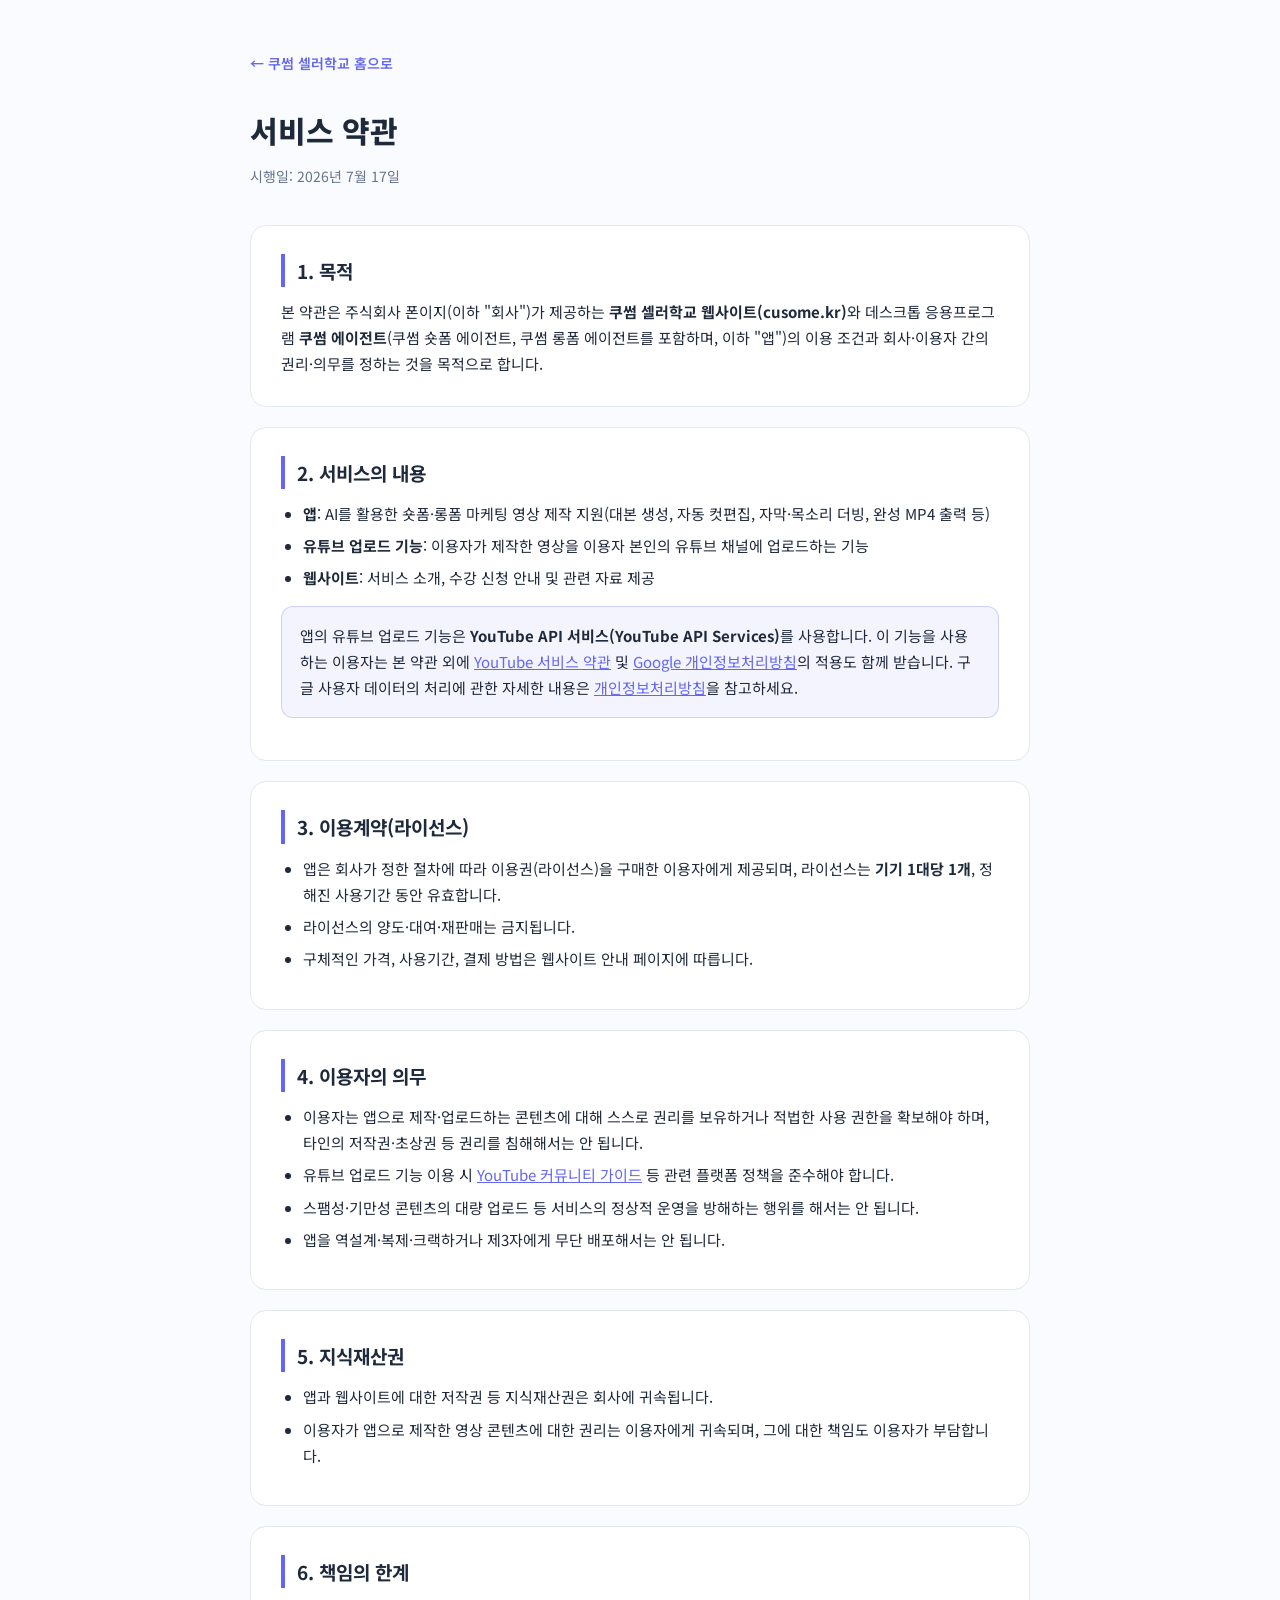
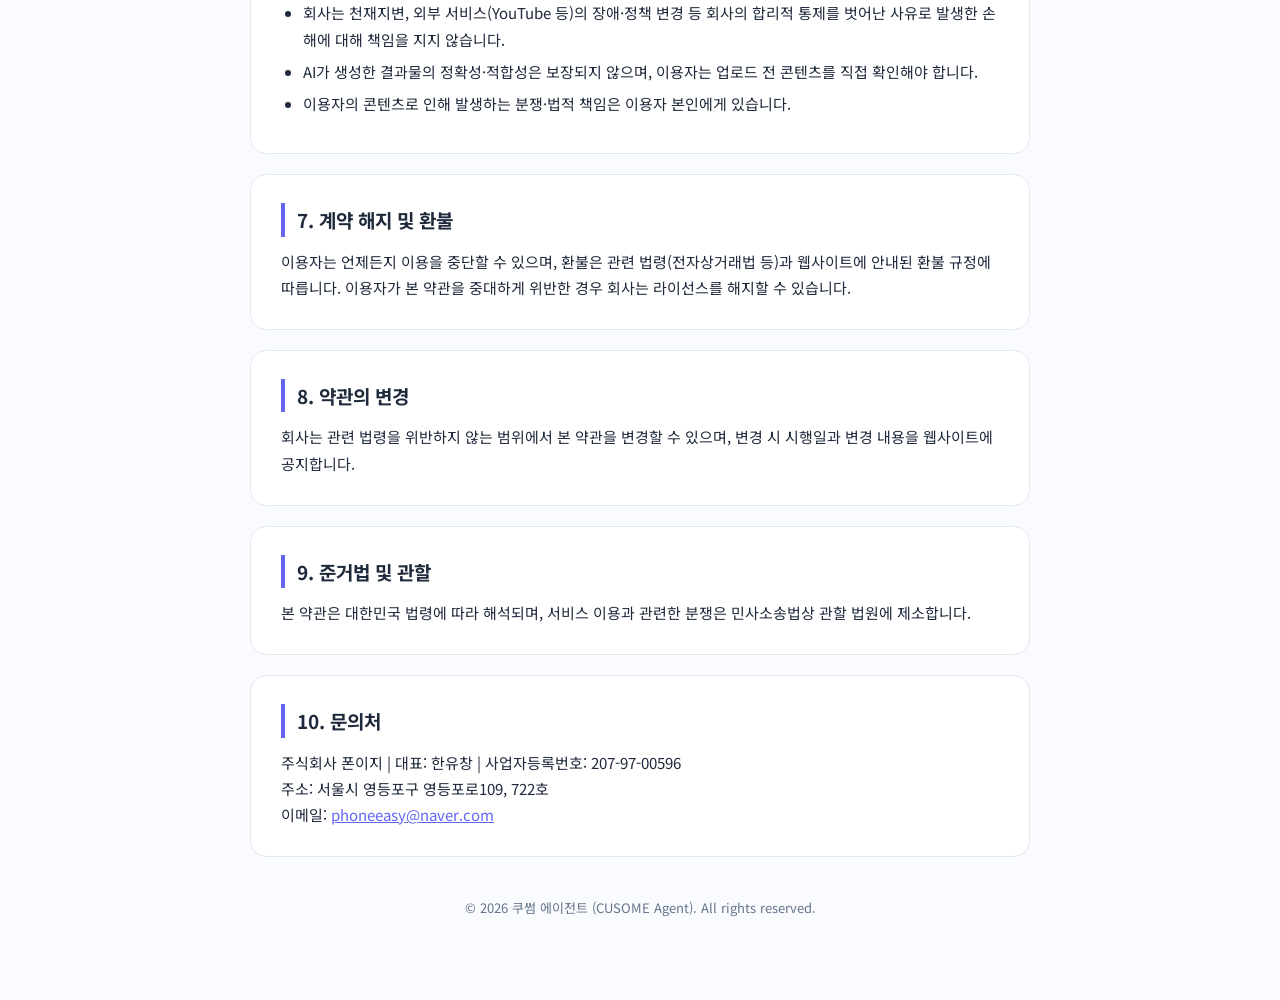
<file: terms.html>
<!DOCTYPE html>
<html lang="ko">
<head>
    <meta charset="UTF-8">
    <meta name="viewport" content="width=device-width, initial-scale=1.0">
    <title>서비스 약관 | 쿠썸 에이전트</title>
    <meta name="description" content="쿠썸 셀러학교 및 쿠썸 에이전트(숏폼·롱폼)의 서비스 이용약관입니다.">
    <link rel="preconnect" href="https://fonts.googleapis.com">
    <link rel="preconnect" href="https://fonts.gstatic.com" crossorigin>
    <link href="https://fonts.googleapis.com/css2?family=Noto+Sans+KR:wght@300;400;500;600;700;800&display=swap" rel="stylesheet">
    <style>
        :root {
            --primary: #6366F1;
            --pink: #EC4899;
            --bg: #FAFBFF;
            --bg-card: #FFFFFF;
            --text: #1E293B;
            --text-light: #64748B;
            --border: #E2E8F0;
            --gradient: linear-gradient(135deg, #6366F1 0%, #8B5CF6 50%, #EC4899 100%);
        }
        * { margin: 0; padding: 0; box-sizing: border-box; }
        body {
            font-family: 'Noto Sans KR', -apple-system, sans-serif;
            background: var(--bg); color: var(--text);
            line-height: 1.75; font-size: 16px;
        }
        .wrap { max-width: 820px; margin: 0 auto; padding: 48px 20px 80px; }
        .top-link { display: inline-flex; align-items: center; gap: 6px; color: var(--primary); text-decoration: none; font-weight: 600; font-size: 14px; margin-bottom: 28px; }
        .top-link:hover { text-decoration: underline; }
        h1 { font-size: 30px; font-weight: 800; margin-bottom: 8px; }
        .effective { color: var(--text-light); font-size: 14px; margin-bottom: 36px; }
        .card { background: var(--bg-card); border: 1px solid var(--border); border-radius: 16px; padding: 28px 30px; margin-bottom: 20px; }
        h2 { font-size: 19px; font-weight: 700; margin-bottom: 12px; padding-left: 12px; border-left: 4px solid; border-image: var(--gradient) 1; }
        h3 { font-size: 16px; font-weight: 700; margin: 18px 0 6px; }
        p, li { color: var(--text); font-size: 15px; }
        ul, ol { padding-left: 22px; margin: 8px 0; }
        li { margin-bottom: 6px; }
        a { color: var(--primary); word-break: break-all; }
        .muted { color: var(--text-light); font-size: 14px; }
        .highlight { background: rgba(99, 102, 241, 0.07); border: 1px solid rgba(99, 102, 241, 0.25); border-radius: 12px; padding: 16px 18px; margin: 14px 0; font-size: 15px; }
        footer { text-align: center; color: var(--text-light); font-size: 13px; margin-top: 40px; }
    </style>
</head>
<body>
<div class="wrap">
    <a class="top-link" href="index.html">← 쿠썸 셀러학교 홈으로</a>
    <h1>서비스 약관</h1>
    <p class="effective">시행일: 2026년 7월 17일</p>

    <div class="card">
        <h2>1. 목적</h2>
        <p>본 약관은 주식회사 폰이지(이하 "회사")가 제공하는 <strong>쿠썸 셀러학교 웹사이트(cusome.kr)</strong>와 데스크톱 응용프로그램 <strong>쿠썸 에이전트</strong>(쿠썸 숏폼 에이전트, 쿠썸 롱폼 에이전트를 포함하며, 이하 "앱")의 이용 조건과 회사·이용자 간의 권리·의무를 정하는 것을 목적으로 합니다.</p>
    </div>

    <div class="card">
        <h2>2. 서비스의 내용</h2>
        <ul>
            <li><strong>앱</strong>: AI를 활용한 숏폼·롱폼 마케팅 영상 제작 지원(대본 생성, 자동 컷편집, 자막·목소리 더빙, 완성 MP4 출력 등)</li>
            <li><strong>유튜브 업로드 기능</strong>: 이용자가 제작한 영상을 이용자 본인의 유튜브 채널에 업로드하는 기능</li>
            <li><strong>웹사이트</strong>: 서비스 소개, 수강 신청 안내 및 관련 자료 제공</li>
        </ul>
        <div class="highlight">
            앱의 유튜브 업로드 기능은 <strong>YouTube API 서비스(YouTube API Services)</strong>를 사용합니다. 이 기능을 사용하는 이용자는 본 약관 외에 <a href="https://www.youtube.com/t/terms" target="_blank" rel="noopener">YouTube 서비스 약관</a> 및 <a href="https://policies.google.com/privacy" target="_blank" rel="noopener">Google 개인정보처리방침</a>의 적용도 함께 받습니다. 구글 사용자 데이터의 처리에 관한 자세한 내용은 <a href="privacy.html">개인정보처리방침</a>을 참고하세요.
        </div>
    </div>

    <div class="card">
        <h2>3. 이용계약(라이선스)</h2>
        <ul>
            <li>앱은 회사가 정한 절차에 따라 이용권(라이선스)을 구매한 이용자에게 제공되며, 라이선스는 <strong>기기 1대당 1개</strong>, 정해진 사용기간 동안 유효합니다.</li>
            <li>라이선스의 양도·대여·재판매는 금지됩니다.</li>
            <li>구체적인 가격, 사용기간, 결제 방법은 웹사이트 안내 페이지에 따릅니다.</li>
        </ul>
    </div>

    <div class="card">
        <h2>4. 이용자의 의무</h2>
        <ul>
            <li>이용자는 앱으로 제작·업로드하는 콘텐츠에 대해 스스로 권리를 보유하거나 적법한 사용 권한을 확보해야 하며, 타인의 저작권·초상권 등 권리를 침해해서는 안 됩니다.</li>
            <li>유튜브 업로드 기능 이용 시 <a href="https://www.youtube.com/howyoutubeworks/policies/community-guidelines/" target="_blank" rel="noopener">YouTube 커뮤니티 가이드</a> 등 관련 플랫폼 정책을 준수해야 합니다.</li>
            <li>스팸성·기만성 콘텐츠의 대량 업로드 등 서비스의 정상적 운영을 방해하는 행위를 해서는 안 됩니다.</li>
            <li>앱을 역설계·복제·크랙하거나 제3자에게 무단 배포해서는 안 됩니다.</li>
        </ul>
    </div>

    <div class="card">
        <h2>5. 지식재산권</h2>
        <ul>
            <li>앱과 웹사이트에 대한 저작권 등 지식재산권은 회사에 귀속됩니다.</li>
            <li>이용자가 앱으로 제작한 영상 콘텐츠에 대한 권리는 이용자에게 귀속되며, 그에 대한 책임도 이용자가 부담합니다.</li>
        </ul>
    </div>

    <div class="card">
        <h2>6. 책임의 한계</h2>
        <ul>
            <li>회사는 천재지변, 외부 서비스(YouTube 등)의 장애·정책 변경 등 회사의 합리적 통제를 벗어난 사유로 발생한 손해에 대해 책임을 지지 않습니다.</li>
            <li>AI가 생성한 결과물의 정확성·적합성은 보장되지 않으며, 이용자는 업로드 전 콘텐츠를 직접 확인해야 합니다.</li>
            <li>이용자의 콘텐츠로 인해 발생하는 분쟁·법적 책임은 이용자 본인에게 있습니다.</li>
        </ul>
    </div>

    <div class="card">
        <h2>7. 계약 해지 및 환불</h2>
        <p>이용자는 언제든지 이용을 중단할 수 있으며, 환불은 관련 법령(전자상거래법 등)과 웹사이트에 안내된 환불 규정에 따릅니다. 이용자가 본 약관을 중대하게 위반한 경우 회사는 라이선스를 해지할 수 있습니다.</p>
    </div>

    <div class="card">
        <h2>8. 약관의 변경</h2>
        <p>회사는 관련 법령을 위반하지 않는 범위에서 본 약관을 변경할 수 있으며, 변경 시 시행일과 변경 내용을 웹사이트에 공지합니다.</p>
    </div>

    <div class="card">
        <h2>9. 준거법 및 관할</h2>
        <p>본 약관은 대한민국 법령에 따라 해석되며, 서비스 이용과 관련한 분쟁은 민사소송법상 관할 법원에 제소합니다.</p>
    </div>

    <div class="card">
        <h2>10. 문의처</h2>
        <p>주식회사 폰이지 | 대표: 한유창 | 사업자등록번호: 207-97-00596<br>주소: 서울시 영등포구 영등포로109, 722호<br>이메일: <a href="mailto:phoneeasy@naver.com">phoneeasy@naver.com</a></p>
    </div>

    <footer>&copy; 2026 쿠썸 에이전트 (CUSOME Agent). All rights reserved.</footer>
</div>
</body>
</html>
</file>
<file: index.css>
:root {
    --bg: #080b16;
    --bg-soft: #0d1121;
    --surface: rgba(18, 23, 43, .78);
    --surface-solid: #12172b;
    --surface-light: #171d35;
    --line: rgba(255,255,255,.09);
    --line-strong: rgba(255,255,255,.16);
    --text: #f6f7fb;
    --muted: #9aa3bc;
    --purple: #7c5cff;
    --purple-light: #a78bfa;
    --pink: #ef4da8;
    --cyan: #31d7e8;
    --green: #3ce6a0;
    --gradient: linear-gradient(120deg, #8b6cff 0%, #c55bff 47%, #f052a5 100%);
    --gradient-cyan: linear-gradient(120deg, #31d7e8, #4e8cff);
    --shadow: 0 28px 80px rgba(0,0,0,.36);
    --radius: 24px;
    --shell: 1180px;
}

*, *::before, *::after { box-sizing: border-box; }
html { scroll-behavior: smooth; scroll-padding-top: 90px; }
body { margin: 0; min-width: 320px; overflow-x: hidden; background: var(--bg); color: var(--text); font-family: "Noto Sans KR", sans-serif; line-height: 1.65; }
body::selection { background: rgba(139,108,255,.45); color: #fff; }
a { color: inherit; }
button, input, select, textarea { font: inherit; }
svg { display: block; }
p, h1, h2, h3, li, summary, .button { word-break: keep-all; overflow-wrap: break-word; }
h1, h2, h3 { text-wrap: balance; }
p { text-wrap: pretty; }
.skip-link { position: fixed; left: 16px; top: -80px; z-index: 9999; padding: 12px 18px; border-radius: 10px; background: #fff; color: #111; text-decoration: none; transition: top .2s; }
.skip-link:focus { top: 16px; }
.section-shell { width: min(calc(100% - 40px), var(--shell)); margin-inline: auto; position: relative; }
.section { padding: 128px 0; position: relative; }
.noise { position: fixed; inset: 0; z-index: -1; opacity: .04; pointer-events: none; background-image: url("data:image/svg+xml,%3Csvg viewBox='0 0 180 180' xmlns='http://www.w3.org/2000/svg'%3E%3Cfilter id='n'%3E%3CfeTurbulence type='fractalNoise' baseFrequency='.9' numOctaves='3' stitchTiles='stitch'/%3E%3C/filter%3E%3Crect width='100%25' height='100%25' filter='url(%23n)' opacity='.8'/%3E%3C/svg%3E"); }
.ambient { position: fixed; width: 620px; height: 620px; border-radius: 50%; filter: blur(130px); opacity: .1; z-index: -2; pointer-events: none; }
.ambient-one { background: #7857ff; top: -260px; right: -170px; }
.ambient-two { background: #ec4ca0; bottom: -280px; left: -220px; }

/* Navigation */
.site-header { position: fixed; inset: 0 0 auto; z-index: 1000; border-bottom: 1px solid transparent; transition: background .3s, border-color .3s, box-shadow .3s; }
.site-header.scrolled { background: rgba(8,11,22,.82); border-color: var(--line); box-shadow: 0 10px 40px rgba(0,0,0,.2); backdrop-filter: blur(18px); }
.nav-shell { width: min(calc(100% - 40px), 1240px); min-height: 76px; margin: auto; display: flex; align-items: center; gap: 34px; }
.brand { display: inline-flex; align-items: center; gap: 9px; font-family: Manrope, sans-serif; font-size: 18px; font-weight: 800; letter-spacing: -.3px; text-decoration: none; white-space: nowrap; }
.brand-mark { width: 34px; height: 34px; display: grid; place-items: center; border-radius: 11px; background: var(--gradient); color: #fff; box-shadow: 0 7px 24px rgba(124,92,255,.35); }
.brand-mark svg { width: 24px; height: 24px; }
.brand-label { margin-left: 2px; padding-left: 10px; border-left: 1px solid var(--line-strong); color: var(--muted); font-size: 10px; letter-spacing: 1.5px; }
.desktop-nav { display: flex; align-items: center; gap: 4px; margin-left: auto; }
.desktop-nav a, .nav-login { padding: 9px 12px; color: #b3bbcf; font-size: 13px; font-weight: 600; text-decoration: none; border-radius: 9px; transition: color .2s, background .2s; }
.desktop-nav a:hover, .nav-login:hover { color: #fff; background: rgba(255,255,255,.05); }
.nav-actions { display: flex; align-items: center; gap: 8px; }
.menu-toggle { width: 42px; height: 42px; display: none; flex-direction: column; align-items: center; justify-content: center; gap: 5px; border: 1px solid var(--line); border-radius: 11px; background: rgba(255,255,255,.04); cursor: pointer; }
.menu-toggle span { width: 18px; height: 1.5px; background: #fff; transition: transform .25s, opacity .25s; }
.menu-toggle.open span:nth-child(1) { transform: translateY(6.5px) rotate(45deg); }
.menu-toggle.open span:nth-child(2) { opacity: 0; }
.menu-toggle.open span:nth-child(3) { transform: translateY(-6.5px) rotate(-45deg); }
.mobile-nav { display: none; }
.theme-toggle { width: 40px; height: 40px; display: grid; place-items: center; flex: 0 0 auto; border: 1px solid var(--line); border-radius: 11px; background: rgba(255,255,255,.035); color: #d8dcea; font-size: 15px; cursor: pointer; transition: transform .2s, background .2s, border-color .2s; }
.theme-toggle:hover { transform: translateY(-2px) rotate(8deg); border-color: rgba(139,108,255,.4); background: rgba(139,108,255,.1); }

/* Buttons */
.button { min-height: 48px; display: inline-flex; align-items: center; justify-content: center; gap: 9px; padding: 0 21px; border: 1px solid transparent; border-radius: 12px; font-size: 14px; font-weight: 800; text-decoration: none; white-space: nowrap; transition: transform .22s, box-shadow .22s, border-color .22s, background .22s; }
.button:hover { transform: translateY(-2px); }
.button svg { width: 18px; height: 18px; }
.button-primary { background: var(--gradient); color: #fff; box-shadow: 0 12px 34px rgba(124,92,255,.28); }
.button-primary:hover { box-shadow: 0 18px 42px rgba(124,92,255,.4); }
.button-cyan { background: var(--gradient-cyan); color: #07121b; box-shadow: 0 12px 32px rgba(49,215,232,.2); }
.button-ghost { border-color: var(--line-strong); background: rgba(255,255,255,.035); color: #fff; }
.button-ghost:hover, .button-outline:hover { border-color: rgba(139,108,255,.55); background: rgba(139,108,255,.08); }
.button-outline { border-color: var(--line-strong); color: #fff; }
.button-small { min-height: 40px; padding: 0 17px; font-size: 12px; border-radius: 10px; }
.button-large { min-height: 56px; padding: 0 27px; font-size: 15px; border-radius: 14px; }
.button.full { width: 100%; }
.play-icon { width: 25px; height: 25px; display: grid; place-items: center; padding-left: 2px; border-radius: 50%; background: rgba(255,255,255,.12); font-size: 8px; }
.text-link { display: inline-flex; align-items: center; gap: 10px; color: #c4cada; font-size: 14px; font-weight: 700; text-decoration: none; }
.text-link span { color: var(--purple-light); transition: transform .2s; }
.text-link:hover span { transform: translateX(4px); }
.text-link.large { margin-top: 25px; font-size: 15px; }

/* Shared type */
.eyebrow, .section-kicker { color: var(--purple-light); font-family: Manrope, sans-serif; font-size: 11px; font-weight: 800; letter-spacing: 2px; }
.eyebrow { display: inline-flex; align-items: center; gap: 9px; padding: 7px 12px; border: 1px solid rgba(139,108,255,.25); border-radius: 100px; background: rgba(139,108,255,.08); }
.status-dot { width: 7px; height: 7px; border-radius: 50%; background: var(--green); box-shadow: 0 0 0 5px rgba(60,230,160,.1); animation: pulse 2s infinite; }
.gradient-text { background: var(--gradient); -webkit-background-clip: text; background-clip: text; color: transparent; }
.section-heading { max-width: 760px; margin: 0 auto 62px; text-align: center; }
.section-heading.heading-left { max-width: 700px; margin-left: 0; text-align: left; }
.section-heading h2, .roadmap-intro h2, .difference-copy h2, .guide-copy h2, .final-cta h2 { margin: 16px 0 18px; font-size: clamp(34px, 5vw, 56px); line-height: 1.22; letter-spacing: -2.7px; }
.section-heading p, .roadmap-intro p, .difference-copy > p, .guide-copy > p, .final-cta p { margin: 0; color: var(--muted); font-size: 17px; }

/* Hero */
.hero { min-height: 100vh; padding: 148px 0 0; position: relative; overflow: hidden; }
.hero::before { content: ""; position: absolute; width: 900px; height: 900px; right: -250px; top: -280px; border-radius: 50%; background: radial-gradient(circle, rgba(119,76,255,.2), transparent 66%); pointer-events: none; }
.hero::after { content: ""; position: absolute; inset: 0; background-image: linear-gradient(rgba(255,255,255,.022) 1px, transparent 1px), linear-gradient(90deg, rgba(255,255,255,.022) 1px, transparent 1px); background-size: 60px 60px; mask-image: linear-gradient(to bottom, black, transparent 80%); pointer-events: none; }
.hero-grid { min-height: 670px; display: grid; grid-template-columns: .93fr 1.07fr; align-items: center; gap: 56px; z-index: 2; }
.hero-copy { position: relative; z-index: 2; }
.hero h1 { margin: 24px 0 24px; font-size: clamp(50px, 6.1vw, 78px); line-height: 1.1; letter-spacing: -4.3px; }
.hero-lead { max-width: 600px; margin: 0; color: #aab2c8; font-size: 18px; line-height: 1.85; word-break: keep-all; }
.hero-actions { display: flex; gap: 12px; margin-top: 34px; }
.hero-proof { display: flex; flex-wrap: wrap; gap: 18px; margin-top: 27px; color: #8f98b0; font-size: 12px; font-weight: 600; }
.hero-proof span { display: inline-flex; align-items: center; gap: 6px; }
.hero-proof i { width: 18px; height: 18px; display: grid; place-items: center; border-radius: 50%; background: rgba(60,230,160,.1); color: var(--green); font-size: 10px; font-style: normal; }
.hero-visual { min-width: 0; position: relative; perspective: 1200px; }
.visual-glow { position: absolute; inset: 12% 6%; border-radius: 50%; background: linear-gradient(135deg, #7656ff, #e454ab); filter: blur(80px); opacity: .25; }
.agent-window { position: relative; overflow: hidden; border: 1px solid rgba(255,255,255,.15); border-radius: 22px; background: rgba(14,18,34,.91); box-shadow: 0 50px 100px rgba(0,0,0,.52), inset 0 1px 0 rgba(255,255,255,.08); transform: rotateY(-4deg) rotateX(1deg); backdrop-filter: blur(20px); }
.window-topbar { height: 55px; display: flex; align-items: center; padding: 0 17px; border-bottom: 1px solid var(--line); background: rgba(255,255,255,.025); }
.window-dots { display: flex; gap: 5px; }
.window-dots span { width: 7px; height: 7px; border-radius: 50%; background: #47506a; }
.window-dots span:first-child { background: #f36d83; }.window-dots span:nth-child(2) { background: #f1bd61; }.window-dots span:last-child { background: #61d8a7; }
.window-title { display: flex; align-items: center; gap: 7px; margin-left: 22px; font: 700 11px Manrope; color: #c3cadc; }
.window-title b { padding: 3px 6px; border-radius: 5px; background: rgba(124,92,255,.14); color: var(--purple-light); font-size: 8px; }
.mini-logo { width: 20px; height: 20px; display: grid; place-items: center; border-radius: 6px; background: var(--gradient); font-size: 9px; }
.online-pill { display: inline-flex; align-items: center; gap: 6px; margin-left: auto; padding: 5px 8px; border-radius: 20px; background: rgba(60,230,160,.08); color: var(--green); font-size: 8px; font-weight: 700; }
.online-pill i { width: 5px; height: 5px; border-radius: 50%; background: var(--green); }
.window-body { min-height: 474px; display: grid; grid-template-columns: 54px 1fr; }
.mock-sidebar { display: flex; flex-direction: column; align-items: center; gap: 19px; padding-top: 17px; border-right: 1px solid var(--line); background: rgba(0,0,0,.12); }
.side-logo { width: 27px; height: 27px; display: grid; place-items: center; margin-bottom: 5px; border-radius: 8px; background: var(--gradient); font: 800 10px Manrope; }
.side-item { width: 18px; height: 18px; border: 1px solid #3d465f; border-radius: 5px; }
.side-item.active { border-color: var(--purple-light); background: rgba(124,92,255,.2); box-shadow: 0 0 15px rgba(124,92,255,.2); }
.mock-main { padding: 26px 28px 22px; }
.mock-head { display: flex; align-items: flex-end; justify-content: space-between; }
.mock-head div { display: flex; flex-direction: column; gap: 5px; }
.mock-head small, .pipeline-item small { color: #68738e; font: 700 8px Manrope; letter-spacing: 1.2px; }
.mock-head strong { font-size: 15px; }.mock-head > span { color: var(--purple-light); font: 700 20px Manrope; }
.flow-line { height: 4px; margin: 17px 0 21px; overflow: hidden; border-radius: 10px; background: #242b42; }
.flow-line span { display: block; width: 82%; height: 100%; border-radius: inherit; background: var(--gradient); position: relative; animation: progressGlow 2.4s ease-in-out infinite; }
.pipeline { display: flex; flex-direction: column; gap: 8px; }
.pipeline-item { min-height: 58px; display: flex; align-items: center; gap: 12px; padding: 9px 12px; border: 1px solid var(--line); border-radius: 11px; background: rgba(255,255,255,.025); }
.pipeline-item > div { display: flex; flex-direction: column; }.pipeline-item strong { margin-top: 1px; color: #c5cbdc; font-size: 11px; }
.pipeline-icon { width: 31px; height: 31px; display: grid; place-items: center; flex: 0 0 auto; border: 1px solid #343c55; border-radius: 9px; color: #7e889f; font: 700 8px Manrope; }
.pipeline-item > i { margin-left: auto; color: #59637a; font-size: 10px; font-style: normal; }
.pipeline-item.done .pipeline-icon { border-color: rgba(60,230,160,.22); background: rgba(60,230,160,.08); color: var(--green); }
.pipeline-item.done > i { width: 20px; height: 20px; display: grid; place-items: center; border-radius: 50%; background: rgba(60,230,160,.1); color: var(--green); }
.pipeline-item.working { border-color: rgba(139,108,255,.3); background: linear-gradient(90deg, rgba(124,92,255,.1), rgba(255,255,255,.02)); }
.pipeline-item.working .pipeline-icon { border-color: rgba(139,108,255,.35); color: var(--purple-light); }
.pipeline-item.working strong { color: #fff; }
.loader-ring { width: 18px; height: 18px; margin-left: auto; border: 2px solid rgba(139,108,255,.2); border-top-color: var(--purple-light); border-radius: 50%; animation: spin .8s linear infinite; }
.future-upload { opacity: .62; border-style: dashed; }
.mock-log { display: flex; align-items: center; gap: 8px; margin-top: 16px; padding: 10px 12px; border-radius: 9px; background: #090d19; color: #78839c; font-size: 8px; }
.mock-log span { width: 6px; height: 6px; border-radius: 50%; background: var(--purple-light); box-shadow: 0 0 8px var(--purple); animation: pulse 1.2s infinite; }
.mock-log p { margin: 0; }.mock-log b { color: #bbc2d4; }.mock-log em { margin-left: auto; font-style: normal; }
.floating-card { position: absolute; display: flex; align-items: center; gap: 10px; padding: 12px 15px; border: 1px solid rgba(255,255,255,.13); border-radius: 13px; background: rgba(17,22,40,.88); box-shadow: 0 15px 35px rgba(0,0,0,.28); backdrop-filter: blur(14px); animation: float 5s ease-in-out infinite; }
.floating-card > span { width: 32px; height: 32px; display: grid; place-items: center; border-radius: 9px; background: rgba(124,92,255,.15); color: var(--purple-light); font-size: 14px; }
.floating-card div { display: flex; flex-direction: column; }.floating-card small { color: #77829d; font-size: 8px; }.floating-card b { font-size: 11px; }
.floating-one { left: -28px; bottom: 55px; }.floating-two { right: -17px; top: 100px; animation-delay: -2.3s; }
.signal-strip { width: 100%; margin-top: 60px; overflow: hidden; border-block: 1px solid var(--line); background: rgba(255,255,255,.025); position: relative; z-index: 3; }
.signal-track { width: max-content; display: flex; align-items: center; gap: 28px; padding: 19px 0; color: #737e98; font: 700 11px Manrope; letter-spacing: 1.1px; text-transform: uppercase; animation: marquee 38s linear infinite; }
.signal-track i { color: #7157e9; font-style: normal; }

/* Products */
.section-agents { background: linear-gradient(to bottom, #0a0e1b, var(--bg)); }
.product-card { min-height: 620px; display: grid; grid-template-columns: 1fr 1fr; margin-bottom: 28px; overflow: hidden; border: 1px solid var(--line); border-radius: 30px; background: linear-gradient(145deg, rgba(20,25,47,.92), rgba(11,14,28,.94)); box-shadow: inset 0 1px 0 rgba(255,255,255,.04); position: relative; }
.product-card::before { content: ""; position: absolute; width: 440px; height: 440px; right: -100px; bottom: -180px; border-radius: 50%; background: var(--purple); filter: blur(120px); opacity: .09; }
.product-short::before { background: var(--cyan); }
.product-copy { padding: 66px 62px; position: relative; z-index: 2; }
.product-badges { display: flex; align-items: center; gap: 9px; }
.product-badges > span { padding: 6px 9px; border: 1px solid var(--line); border-radius: 6px; color: #77829b; font: 700 8px Manrope; letter-spacing: 1px; }
.product-badges .live-badge { display: inline-flex; align-items: center; gap: 6px; border-color: rgba(60,230,160,.17); background: rgba(60,230,160,.07); color: var(--green); }
.live-badge i { width: 5px; height: 5px; border-radius: 50%; background: var(--green); }
.product-number { display: block; margin-top: 34px; color: #626c84; font: 700 10px Manrope; letter-spacing: 2px; }
.product-copy h3 { margin: 7px 0 19px; font-size: clamp(34px, 4vw, 51px); line-height: 1.15; letter-spacing: -2.4px; }
.product-copy h3 em { color: var(--purple-light); font: 700 .42em Manrope; letter-spacing: 1px; }
.product-short .product-copy h3 em { color: var(--cyan); }
.product-copy > p { max-width: 520px; margin: 0; color: var(--muted); font-size: 15px; word-break: keep-all; }
.feature-list { display: grid; gap: 13px; margin: 27px 0 31px; padding: 0; list-style: none; }
.feature-list li { display: flex; align-items: center; gap: 11px; color: #aeb6ca; font-size: 13px; }
.feature-list li > span { width: 26px; height: 26px; display: grid; place-items: center; flex: 0 0 auto; border: 1px solid rgba(139,108,255,.22); border-radius: 7px; background: rgba(139,108,255,.07); color: var(--purple-light); font: 700 8px Manrope; }
.product-short .feature-list li > span { border-color: rgba(49,215,232,.22); background: rgba(49,215,232,.06); color: var(--cyan); }
.feature-list b { color: #fff; }
.product-actions { display: flex; align-items: center; gap: 23px; }
.product-demo { min-width: 0; display: grid; place-items: center; padding: 52px; position: relative; background: radial-gradient(circle at center, rgba(124,92,255,.12), transparent 68%); }
.product-demo::after { content: ""; position: absolute; inset: 0; background-image: linear-gradient(rgba(255,255,255,.025) 1px, transparent 1px), linear-gradient(90deg, rgba(255,255,255,.025) 1px, transparent 1px); background-size: 37px 37px; mask-image: radial-gradient(circle, black, transparent 75%); }
.demo-canvas { width: 100%; max-width: 450px; overflow: hidden; border: 1px solid rgba(255,255,255,.14); border-radius: 20px; background: #10152a; box-shadow: 0 28px 65px rgba(0,0,0,.42); position: relative; z-index: 2; transform: perspective(1000px) rotateY(-7deg) rotateX(2deg); }
.canvas-toolbar { height: 47px; display: flex; align-items: center; gap: 8px; padding: 0 15px; border-bottom: 1px solid var(--line); color: #bec5d7; font-size: 9px; }
.canvas-toolbar > span { width: 18px; height: 18px; border-radius: 6px; background: var(--gradient); }.canvas-toolbar em { margin-left: auto; padding: 4px 7px; border-radius: 5px; background: rgba(60,230,160,.08); color: var(--green); font-style: normal; font-size: 7px; }
.canvas-content { padding: 24px; }.canvas-title { display: flex; flex-direction: column; }.canvas-title small { color: #69748e; font-size: 8px; }.canvas-title strong { margin-top: 3px; font-size: 17px; }
.canvas-options { display: flex; gap: 6px; margin-top: 14px; }.canvas-options span { padding: 5px 7px; border: 1px solid var(--line); border-radius: 5px; color: #8e98af; font-size: 7px; }
.timeline-visual { display: grid; grid-template-columns: repeat(4, 1fr); gap: 6px; margin-top: 24px; }.thumb { aspect-ratio: 1.55; border-radius: 7px; position: relative; overflow: hidden; }.thumb::before { content: ""; position: absolute; inset: 0; background: linear-gradient(150deg, transparent 30%, rgba(0,0,0,.5)); }.thumb span { position: absolute; left: 5px; bottom: 4px; font: 700 6px Manrope; }
.t1 { background: linear-gradient(150deg,#583b73,#c68a73); }.t2 { background: linear-gradient(150deg,#1d5571,#b3a076); }.t3 { background: linear-gradient(150deg,#602c4b,#c46b67); }.t4 { background: linear-gradient(150deg,#31455c,#7c87a0); }
.audio-wave { height: 30px; display: flex; align-items: center; justify-content: center; gap: 4px; margin-top: 13px; color: transparent; border-radius: 7px; background: #0b0f1f; }
.audio-wave i { width: 2px; height: 40%; border-radius: 2px; background: var(--purple-light); animation: wave 1s ease-in-out infinite; }.audio-wave i:nth-child(2n) { height: 70%; animation-delay: -.3s; }.audio-wave i:nth-child(3n) { height: 25%; animation-delay: -.6s; }
.canvas-content button { width: 100%; height: 37px; margin-top: 14px; border: 0; border-radius: 8px; background: var(--gradient); color: #fff; font-size: 9px; font-weight: 800; }
.short-demo { min-height: 590px; display: block; }
.phone { width: 218px; aspect-ratio: .55; overflow: hidden; border: 7px solid #252c43; border-radius: 34px; background: #101525; box-shadow: 0 30px 60px rgba(0,0,0,.45); position: absolute; z-index: 3; }
.phone-front { left: 40%; top: 50%; transform: translate(-50%,-50%) rotate(-4deg); }.phone-back { right: 6%; top: 47%; z-index: 1; opacity: .5; transform: translateY(-50%) rotate(8deg) scale(.86); }
.phone-top { height: 22px; display: flex; justify-content: center; background: #111629; }.phone-top span { width: 55px; height: 9px; border-radius: 0 0 8px 8px; background: #252c43; }
.short-frame { height: 100%; display: flex; flex-direction: column; align-items: center; justify-content: center; padding: 18px; text-align: center; background: radial-gradient(circle at 50% 30%, rgba(111,78,178,.3), transparent 35%), linear-gradient(160deg,#0d1825,#2b1632 75%,#0c101b); position: relative; }
.short-frame::before { content: ""; width: 90px; height: 120px; margin-bottom: 20px; border-radius: 50% 50% 40% 40%; background: radial-gradient(circle at 50% 28%, #e8ba9c 0 10%, transparent 11%), linear-gradient(145deg,#2d1d27 22%,#c28a74 23% 45%,#39202e 46%); opacity: .8; filter: saturate(.65); }
.short-frame small { color: var(--cyan); font: 700 6px Manrope; letter-spacing: 1px; }.short-frame strong { margin-top: 8px; font-size: 17px; line-height: 1.4; }.short-frame em { margin-top: 11px; padding: 5px 8px; border-radius: 6px; background: #fff; color: #111; font-size: 7px; font-style: normal; font-weight: 800; }
.frame-two { background: linear-gradient(150deg,#132930,#214c4c,#101522); color: white; font-size: 18px; font-weight: 800; }.frame-two::before { background: linear-gradient(145deg,#202c30 20%,#bd8f75 21% 45%,#1b3335 46%); }
.caption-bars { position: absolute; left: 20px; right: 20px; bottom: 18px; display: flex; gap: 3px; z-index: 5; }.caption-bars span { height: 3px; flex: 1; border-radius: 4px; background: #4f586f; }.caption-bars span:first-child { background: var(--cyan); }
.short-export { position: absolute; right: 2%; bottom: 16%; z-index: 6; display: flex; align-items: center; gap: 9px; padding: 10px 12px; border: 1px solid rgba(49,215,232,.2); border-radius: 11px; background: rgba(12,20,32,.9); box-shadow: 0 18px 35px rgba(0,0,0,.35); }
.short-export > span { width: 25px; height: 25px; display: grid; place-items: center; border-radius: 50%; background: rgba(49,215,232,.12); color: var(--cyan); font-size: 10px; }.short-export div { display: flex; flex-direction: column; }.short-export small { color: var(--cyan); font: 700 6px Manrope; }.short-export b { margin-top: 2px; font-size: 8px; }
.upload-banner { min-height: 150px; display: grid; grid-template-columns: auto 1fr auto; align-items: center; gap: 27px; padding: 28px 35px; overflow: hidden; border: 1px solid rgba(139,108,255,.2); border-radius: 24px; background: linear-gradient(100deg,rgba(124,92,255,.11),rgba(239,77,168,.05)); position: relative; }
.upload-icon { width: 67px; height: 67px; display: grid; place-items: center; border: 1px solid rgba(255,255,255,.12); border-radius: 19px; background: rgba(255,255,255,.04); position: relative; }.upload-icon span { color: #f55; font-size: 18px; }.upload-icon i { position: absolute; inset: 8px; border: 1px dashed rgba(139,108,255,.34); border-radius: 14px; animation: spin 12s linear infinite; }
.upload-banner h3 { margin: 5px 0 3px; font-size: 23px; }.upload-banner p { margin: 0; color: var(--muted); font-size: 13px; }.coming-pill { padding: 8px 12px; border: 1px solid rgba(139,108,255,.25); border-radius: 100px; color: var(--purple-light); font: 700 8px Manrope; letter-spacing: 1px; }

/* Workflow */
.section-workflow { overflow: hidden; background: #090d19; }
.section-workflow::before { content: ""; position: absolute; width: 620px; height: 620px; right: -250px; top: 20%; border-radius: 50%; background: rgba(124,92,255,.12); filter: blur(130px); }
.workflow-grid { max-width: 950px; margin-left: auto; position: relative; }
.workflow-rail { position: absolute; width: 2px; left: 35px; top: 58px; bottom: 58px; background: #262d43; }.workflow-rail span { display: block; width: 100%; height: 0; background: var(--gradient); box-shadow: 0 0 12px var(--purple); transition: height .2s; }
.workflow-step { min-height: 145px; display: grid; grid-template-columns: 70px 55px 1fr auto; align-items: center; gap: 23px; border-bottom: 1px solid var(--line); position: relative; }
.step-index { color: #525c73; font: 700 11px Manrope; }.step-icon { width: 52px; height: 52px; display: grid; place-items: center; border: 1px solid var(--line-strong); border-radius: 15px; background: #11162a; color: var(--purple-light); font-size: 19px; position: relative; z-index: 2; }
.workflow-step small { color: #5d6880; font: 700 8px Manrope; letter-spacing: 1.3px; }.workflow-step h3 { margin: 3px 0 2px; font-size: 20px; }.workflow-step p { margin: 0; color: var(--muted); font-size: 13px; }.step-time { padding: 6px 9px; border: 1px solid var(--line); border-radius: 7px; color: #7b859c; font-size: 9px; font-weight: 700; }
.workflow-future { opacity: .65; }.workflow-future .step-icon { border-style: dashed; }

/* Difference */
.section-difference { background: linear-gradient(180deg,var(--bg),#0b0f1d); }
.difference-grid { display: grid; grid-template-columns: .8fr 1.2fr; align-items: center; gap: 90px; }
.difference-copy h2 { font-size: clamp(38px, 5vw, 59px); }.difference-cards { display: grid; grid-template-columns: 1fr 1fr; gap: 15px; }
.metric-card { min-height: 210px; padding: 27px; overflow: hidden; border: 1px solid var(--line); border-radius: 20px; background: var(--surface); position: relative; transition: transform .25s, border-color .25s; }.metric-card:hover { transform: translateY(-5px); border-color: rgba(139,108,255,.3); }.metric-card > span { color: var(--purple-light); font: 700 9px Manrope; }.metric-card h3 { margin: 34px 0 7px; font-size: 20px; }.metric-card p { margin: 0; color: var(--muted); font-size: 12px; }.metric-line { position: absolute; width: 80px; height: 80px; right: -20px; bottom: -20px; border: 1px solid rgba(139,108,255,.18); border-radius: 50%; box-shadow: 0 0 0 20px rgba(139,108,255,.025), 0 0 0 40px rgba(139,108,255,.015); }

/* Universe */
.section-roadmap { overflow: hidden; background: #090c17; }
.roadmap-intro { display: grid; grid-template-columns: 1.2fr .8fr; align-items: end; gap: 80px; }.roadmap-intro p { padding-bottom: 25px; }
.universe { min-height: 720px; margin-top: 25px; border: 1px solid var(--line); border-radius: 30px; background: radial-gradient(circle at center,rgba(124,92,255,.13),transparent 31%), linear-gradient(rgba(255,255,255,.018) 1px,transparent 1px), linear-gradient(90deg,rgba(255,255,255,.018) 1px,transparent 1px); background-size: auto, 50px 50px, 50px 50px; position: relative; }
.universe-core { width: 150px; height: 150px; display: flex; flex-direction: column; align-items: center; justify-content: center; position: absolute; left: 50%; top: 50%; z-index: 4; transform: translate(-50%,-50%); border: 1px solid rgba(139,108,255,.35); border-radius: 50%; background: rgba(15,19,37,.9); box-shadow: 0 0 80px rgba(124,92,255,.25), inset 0 0 35px rgba(124,92,255,.12); }.universe-core .brand-mark { margin-bottom: 7px; }.universe-core small { color: #7d87a0; font: 700 7px Manrope; letter-spacing: 2px; }.universe-core b { font: 800 15px Manrope; letter-spacing: 1px; }
.orbit { position: absolute; left: 50%; top: 50%; border: 1px dashed rgba(139,108,255,.16); border-radius: 50%; transform: translate(-50%,-50%); }.orbit::before { content: ""; width: 7px; height: 7px; position: absolute; top: 13%; left: 18%; border-radius: 50%; background: var(--purple-light); box-shadow: 0 0 14px var(--purple); }.orbit-one { width: 390px; height: 390px; animation: spin 40s linear infinite; }.orbit-two { width: 590px; height: 590px; animation: spinReverse 60s linear infinite; }
.universe-card { min-width: 205px; display: flex; align-items: center; gap: 11px; padding: 15px 16px; border: 1px solid var(--line); border-radius: 15px; background: rgba(17,22,41,.88); box-shadow: 0 15px 35px rgba(0,0,0,.25); position: absolute; z-index: 5; backdrop-filter: blur(12px); }.universe-card > i { width: 38px; height: 38px; display: grid; place-items: center; border-radius: 11px; background: rgba(139,108,255,.1); color: var(--purple-light); font-size: 16px; font-style: normal; }.universe-card span { display: flex; flex-direction: column; }.universe-card small { color: #626d85; font: 700 7px Manrope; letter-spacing: 1px; }.universe-card b { margin-top: 2px; font-size: 11px; }.universe-card em { margin-left: auto; color: #59647d; font: 700 6px Manrope; font-style: normal; }.universe-card.active { border-color: rgba(60,230,160,.19); }.universe-card.active em { color: var(--green); }
.uc-long { left: 8%; top: 19%; }.uc-short { right: 9%; top: 18%; }.uc-rocket { left: 8%; bottom: 19%; }.uc-tax { right: 8%; bottom: 17%; }.uc-more { left: 50%; bottom: 5%; transform: translateX(-50%); opacity: .65; }

/* Pricing */
.section-pricing { background: linear-gradient(180deg,#0b0f1e,var(--bg)); }
.pricing-grid { display: grid; grid-template-columns: repeat(3,1fr); align-items: stretch; gap: 17px; }
.price-card { padding: 35px 31px; border: 1px solid var(--line); border-radius: 24px; background: rgba(17,22,40,.72); position: relative; transition: transform .25s, border-color .25s; }.price-card:hover { transform: translateY(-5px); border-color: var(--line-strong); }.price-card.featured { border-color: rgba(139,108,255,.44); background: linear-gradient(160deg,rgba(124,92,255,.14),rgba(17,22,40,.9)); box-shadow: 0 25px 70px rgba(72,44,160,.16); }
.best-label { position: absolute; left: 50%; top: -12px; transform: translateX(-50%); padding: 6px 13px; border-radius: 100px; background: var(--gradient); font: 700 7px Manrope; letter-spacing: 1.2px; white-space: nowrap; }.price-top { display: flex; justify-content: space-between; color: #68738b; font: 700 8px Manrope; letter-spacing: 1px; }.price-top i { color: var(--purple-light); font-style: normal; letter-spacing: 0; }.price-card h3 { margin: 19px 0 5px; font-size: 21px; }.price-card > p { min-height: 48px; margin: 0; color: var(--muted); font-size: 12px; }.price { display: flex; align-items: baseline; gap: 7px; margin: 25px 0; }.price b { font: 800 36px Manrope; letter-spacing: -1.7px; }.price span { color: #78839a; font-size: 11px; }.price-card ul { display: grid; gap: 12px; min-height: 147px; margin: 0 0 25px; padding: 21px 0 0; border-top: 1px solid var(--line); list-style: none; }.price-card li { color: #b2bacd; font-size: 12px; }.price-card li::before { content: "✓"; margin-right: 9px; color: var(--green); }
.pricing-note { display: flex; align-items: flex-start; gap: 13px; margin-top: 20px; padding: 17px 20px; border: 1px solid var(--line); border-radius: 13px; background: rgba(255,255,255,.018); }.pricing-note > span { width: 22px; height: 22px; display: grid; place-items: center; flex: 0 0 auto; border: 1px solid #45506a; border-radius: 50%; color: #8490a9; font: 700 9px Manrope; }.pricing-note p { margin: 0; color: #768198; font-size: 11px; }.pricing-note b { color: #aeb7ca; }

/* Guide & FAQ */
.section-guide { background: #0a0e1a; }.guide-grid { display: grid; grid-template-columns: .72fr 1.28fr; align-items: center; gap: 85px; }.guide-copy .button { margin-top: 28px; }
.guide-cards { display: grid; gap: 12px; }.guide-card { min-height: 130px; display: grid; grid-template-columns: auto 1fr auto; align-items: center; gap: 20px; padding: 23px 24px; border: 1px solid var(--line); border-radius: 18px; background: rgba(18,23,42,.72); text-decoration: none; transition: transform .25s, border-color .25s; }.guide-card:hover { transform: translateX(5px); border-color: rgba(139,108,255,.35); }.doc-icon { width: 51px; height: 63px; display: grid; place-items: center; border: 1px solid rgba(139,108,255,.26); border-radius: 9px 9px 14px 9px; background: rgba(139,108,255,.1); color: var(--purple-light); font: 800 17px Manrope; }.doc-icon.cyan { border-color: rgba(49,215,232,.24); background: rgba(49,215,232,.07); color: var(--cyan); }.guide-card small { color: #64708a; font: 700 7px Manrope; letter-spacing: 1px; }.guide-card h3 { margin: 5px 0 2px; font-size: 16px; }.guide-card p { margin: 0; color: var(--muted); font-size: 11px; }.guide-card > i { color: var(--purple-light); font-style: normal; }
.support-row { display: grid; grid-template-columns: auto 1fr auto; align-items: center; gap: 13px; padding: 16px 20px; }.support-row > span { width: 32px; height: 32px; display: grid; place-items: center; border: 1px solid var(--line); border-radius: 50%; color: #8d97ad; font-weight: 700; }.support-row p { margin: 0; color: #778198; font-size: 10px; }.support-row b { color: #adb6c9; }.support-row a { color: var(--purple-light); font-size: 10px; font-weight: 700; text-decoration: none; }
.section-faq { background: var(--bg); }.faq-grid { display: grid; grid-template-columns: .65fr 1.35fr; gap: 100px; }.faq-heading h2 { margin: 15px 0; font-size: 42px; line-height: 1.25; letter-spacing: -2px; }.faq-heading p { color: var(--muted); }.faq-list { border-top: 1px solid var(--line); }.faq-item { border-bottom: 1px solid var(--line); }.faq-item summary { min-height: 78px; display: flex; align-items: center; justify-content: space-between; gap: 20px; cursor: pointer; font-size: 15px; font-weight: 700; list-style: none; }.faq-item summary::-webkit-details-marker { display: none; }.faq-item summary span { color: var(--purple-light); font-size: 22px; font-weight: 300; transition: transform .25s; }.faq-item[open] summary span { transform: rotate(45deg); }.faq-item p { margin: -3px 40px 24px 0; color: var(--muted); font-size: 13px; }

/* CTA & Footer */
.final-cta { padding: 45px 0 120px; }.final-cta-inner { min-height: 475px; display: flex; flex-direction: column; align-items: center; justify-content: center; overflow: hidden; padding: 60px 30px; border: 1px solid rgba(139,108,255,.24); border-radius: 34px; background: radial-gradient(circle at 50% 110%,rgba(124,92,255,.28),transparent 50%), linear-gradient(145deg,#11162a,#0c1020); text-align: center; }.final-cta-inner::before { content: ""; position: absolute; inset: 0; background-image: linear-gradient(rgba(255,255,255,.02) 1px,transparent 1px),linear-gradient(90deg,rgba(255,255,255,.02) 1px,transparent 1px); background-size: 35px 35px; mask-image: radial-gradient(circle,black,transparent 70%); }.final-cta h2 { max-width: 800px; position: relative; }.final-cta p { position: relative; }.final-cta .hero-actions { position: relative; }.cta-orb { width: 170px; height: 170px; position: absolute; left: 50%; bottom: -110px; transform: translateX(-50%); border-radius: 50%; background: var(--gradient); filter: blur(35px); opacity: .55; }
.site-footer { padding: 60px 0 35px; border-top: 1px solid var(--line); background: #070a13; }.footer-top { display: grid; grid-template-columns: auto 1fr auto; align-items: center; gap: 32px; }.footer-top > p { color: #717b92; font-size: 11px; }.footer-links { display: flex; gap: 20px; }.footer-links a { color: #8993aa; font-size: 11px; font-weight: 600; text-decoration: none; }.footer-links a:hover { color: #fff; }.footer-bottom { display: flex; justify-content: space-between; align-items: end; margin-top: 38px; padding-top: 25px; border-top: 1px solid var(--line); color: #525d74; font-size: 9px; }.footer-bottom p { margin: 0; }.footer-bottom a { color: #7f8aa1; text-decoration: none; }
.back-top { width: 43px; height: 43px; position: fixed; right: 24px; bottom: 24px; z-index: 90; border: 1px solid var(--line-strong); border-radius: 12px; background: rgba(17,22,40,.88); color: #fff; cursor: pointer; opacity: 0; visibility: hidden; transform: translateY(10px); transition: .25s; backdrop-filter: blur(12px); }.back-top.visible { opacity: 1; visibility: visible; transform: none; }

/* Reveal */
.reveal { opacity: 1; transform: none; transition: opacity .75s cubic-bezier(.22,.8,.2,1), transform .75s cubic-bezier(.22,.8,.2,1); }.motion-ready .reveal:not(.visible) { opacity: 0; transform: translateY(25px); }.reveal.visible { opacity: 1; transform: none; }.delay-1 { transition-delay: .1s; }.delay-2 { transition-delay: .2s; }

@keyframes spin { to { transform: rotate(360deg); } }
@keyframes spinReverse { from { transform: translate(-50%,-50%) rotate(360deg); } to { transform: translate(-50%,-50%) rotate(0); } }
@keyframes pulse { 50% { opacity: .4; transform: scale(.8); } }
@keyframes float { 50% { transform: translateY(-10px); } }
@keyframes progressGlow { 50% { filter: brightness(1.3); box-shadow: 0 0 12px rgba(124,92,255,.5); } }
@keyframes wave { 50% { transform: scaleY(.4); opacity: .45; } }
@keyframes marquee { to { transform: translateX(-50%); } }

/* Light theme */
:root[data-theme="light"] {
    --bg: #f6f7fc;
    --bg-soft: #eef1f8;
    --surface: rgba(255,255,255,.88);
    --surface-solid: #ffffff;
    --surface-light: #f4f5fb;
    --line: rgba(23,29,52,.1);
    --line-strong: rgba(23,29,52,.18);
    --text: #171b2d;
    --muted: #667085;
    --shadow: 0 28px 80px rgba(45,52,89,.12);
}
[data-theme="light"] body { background: var(--bg); }
[data-theme="light"] .ambient { opacity: .07; }
[data-theme="light"] .noise { opacity: .025; }
[data-theme="light"] .site-header.scrolled { background: rgba(255,255,255,.86); box-shadow: 0 10px 35px rgba(35,40,70,.08); }
[data-theme="light"] .desktop-nav a, [data-theme="light"] .nav-login { color: #5e6679; }
[data-theme="light"] .desktop-nav a:hover, [data-theme="light"] .nav-login:hover { color: #171b2d; background: rgba(23,29,52,.045); }
[data-theme="light"] .theme-toggle, [data-theme="light"] .menu-toggle { background: rgba(255,255,255,.75); color: #292f45; }
[data-theme="light"] .menu-toggle span { background: #252a3d; }
[data-theme="light"] .hero { background: linear-gradient(180deg,#f7f8fd,#f3f5fb); }
[data-theme="light"] .hero::after { background-image: linear-gradient(rgba(31,38,67,.045) 1px,transparent 1px),linear-gradient(90deg,rgba(31,38,67,.045) 1px,transparent 1px); }
[data-theme="light"] .hero-lead { color: #5d667c; }
[data-theme="light"] .button-ghost, [data-theme="light"] .button-outline { color: #23283b; background: rgba(255,255,255,.7); }
[data-theme="light"] .button-ghost .play-icon { background: rgba(31,38,67,.08); }
[data-theme="light"] .signal-strip { background: rgba(255,255,255,.7); }
[data-theme="light"] .section-agents { background: linear-gradient(to bottom,#f3f5fb,#f7f8fc); }
[data-theme="light"] .product-card { border-color: rgba(31,38,67,.11); background: linear-gradient(145deg,#fff,#f3f5fb); box-shadow: 0 24px 70px rgba(45,52,89,.1); }
[data-theme="light"] .product-copy > p, [data-theme="light"] .feature-list li { color: #5e687e; }
[data-theme="light"] .feature-list b { color: #252a3d; }
[data-theme="light"] .text-link { color: #515b71; }
[data-theme="light"] .upload-banner { background: linear-gradient(100deg,rgba(124,92,255,.1),rgba(239,77,168,.055)),#fff; }
[data-theme="light"] .section-workflow { background: #eef1f8; }
[data-theme="light"] .workflow-step h3 { color: #202538; }
[data-theme="light"] .workflow-step p { color: #657086; }
[data-theme="light"] .step-icon { background: #fff; }
[data-theme="light"] .section-difference { background: linear-gradient(180deg,#f7f8fc,#eef1f8); }
[data-theme="light"] .metric-card { background: #fff; box-shadow: 0 12px 35px rgba(45,52,89,.06); }
[data-theme="light"] .section-roadmap { background: #eef1f8; }
[data-theme="light"] .universe { color: #fff; background-color: #0c1020; }
[data-theme="light"] .section-pricing { background: linear-gradient(180deg,#f1f3f9,#f7f8fc); }
[data-theme="light"] .price-card { background: #fff; box-shadow: 0 12px 35px rgba(45,52,89,.06); }
[data-theme="light"] .price-card.featured { background: linear-gradient(160deg,rgba(124,92,255,.12),#fff); }
[data-theme="light"] .price-card li { color: #535e75; }
[data-theme="light"] .pricing-note { background: rgba(255,255,255,.7); }
[data-theme="light"] .section-guide { background: #eef1f8; }
[data-theme="light"] .guide-card, [data-theme="light"] .faq-item { background: rgba(255,255,255,.68); }
[data-theme="light"] .guide-card h3, [data-theme="light"] .faq-item summary { color: #24293c; }
[data-theme="light"] .section-faq { background: #f7f8fc; }
[data-theme="light"] .final-cta-inner { color: #fff; }
[data-theme="light"] .final-cta-inner p { color: #aeb7ce; }
[data-theme="light"] .final-cta .button-ghost { color: #fff; background: rgba(255,255,255,.04); }
[data-theme="light"] .site-footer { background: #edf0f7; }
[data-theme="light"] .footer-links a { color: #5f687d; }
[data-theme="light"] .back-top { background: rgba(255,255,255,.9); color: #24293c; }
[data-theme="light"] .mobile-nav { background: rgba(255,255,255,.97); }
[data-theme="light"] .mobile-nav a { color: #41495d; }

@media (max-width: 1080px) {
    .desktop-nav { display: none; }.nav-login { margin-left: auto; }.menu-toggle { display: flex; }
    .mobile-nav { display: flex; max-height: 0; overflow: hidden; flex-direction: column; background: rgba(8,11,22,.96); transition: max-height .3s; backdrop-filter: blur(20px); }.mobile-nav.open { max-height: 360px; border-top: 1px solid var(--line); border-bottom: 1px solid var(--line); }.mobile-nav a { padding: 14px 22px; color: #b7bfd2; font-size: 13px; text-decoration: none; }
    .hero-grid { grid-template-columns: 1fr; padding-bottom: 80px; }.hero-copy { max-width: 760px; text-align: center; margin: auto; }.hero-lead { margin-inline: auto; }.hero-actions,.hero-proof { justify-content: center; }.hero-visual { width: min(720px,90%); margin: 20px auto 0; }
    .product-card { grid-template-columns: 1fr; }.product-demo { min-height: 520px; }.short-demo { min-height: 560px; }.product-copy { padding-bottom: 15px; }
    .difference-grid { gap: 45px; }.guide-grid { gap: 45px; }.faq-grid { gap: 55px; }
    .footer-top { grid-template-columns: auto 1fr; }.footer-links { grid-column: 1/-1; }
}

@media (max-width: 760px) {
    .section-shell { width: min(calc(100% - 30px),var(--shell)); }.section { padding: 88px 0; }.nav-shell { width: calc(100% - 28px); min-height: 66px; }.nav-login,.nav-actions > .button { display: none; }.brand { font-size: 16px; }.brand-mark { width: 31px; height: 31px; }
    .hero { padding-top: 112px; }.hero-grid { gap: 38px; min-height: auto; }.hero h1 { font-size: clamp(38px,10.8vw,48px); letter-spacing: -2.7px; }.hero-lead { font-size: 15px; word-break: normal; overflow-wrap: anywhere; }.hero-actions { flex-direction: column; }.hero-actions .button { width: 100%; }.hero-proof { gap: 10px 15px; }.hero-visual { width: 100%; }.agent-window { transform: none; border-radius: 17px; }.window-body { min-height: 390px; grid-template-columns: 40px 1fr; }.mock-sidebar { gap: 15px; }.mock-main { padding: 18px 15px; }.pipeline-item { min-height: 48px; }.pipeline-icon { width: 27px; height: 27px; }.future-upload { display: none; }.mock-log { display: none; }.floating-card { display: none; }.signal-strip { margin-top: 15px; }
    .section-heading { margin-bottom: 42px; }.section-heading h2,.roadmap-intro h2,.difference-copy h2,.guide-copy h2,.final-cta h2 { font-size: 35px; letter-spacing: -2px; }.section-heading p,.roadmap-intro p,.difference-copy>p,.guide-copy>p,.final-cta p { font-size: 14px; }
    .product-card { min-height: 0; border-radius: 23px; }.product-copy { padding: 39px 24px 15px; }.product-copy h3 { font-size: 36px; }.product-actions { align-items: flex-start; flex-direction: column; }.product-actions .button { width: 100%; }.product-demo { min-height: 410px; padding: 35px 23px; }.demo-canvas { transform: none; }.short-demo { min-height: 470px; }.phone { width: 180px; }.phone-front { left: 42%; }.phone-back { right: 0; }.short-export { right: 1%; }.upload-banner { grid-template-columns: auto 1fr; padding: 24px 20px; }.upload-icon { width: 50px; height: 50px; }.coming-pill { display: none; }.upload-banner h3 { font-size: 18px; }
    .workflow-grid { margin-left: 0; }.workflow-rail { left: 24px; }.workflow-step { grid-template-columns: 48px 1fr; gap: 14px; padding: 22px 0; }.step-index { display: none; }.step-icon { grid-row: 1; width: 48px; height: 48px; }.workflow-step > div:nth-of-type(2) { grid-column: 2; }.step-time { display: none; }
    .difference-grid,.roadmap-intro,.guide-grid,.faq-grid { grid-template-columns: 1fr; gap: 42px; }.difference-cards { gap: 10px; }.metric-card { min-height: 185px; padding: 22px; }.metric-card h3 { margin-top: 25px; }
    .universe { min-height: auto; display: grid; gap: 10px; padding: 20px; background-size: auto,35px 35px,35px 35px; }.orbit,.universe-core { display: none; }.universe-card { min-width: 0; position: static; }.uc-more { transform: none; }.universe-card { opacity: 1; }
    .pricing-grid { grid-template-columns: 1fr; gap: 24px; }.price-card.featured { order: -1; }.price-card > p { min-height: 0; }.price-card ul { min-height: 0; }
    .guide-card { grid-template-columns: auto 1fr; padding: 19px 17px; }.guide-card > i { display: none; }.support-row { grid-template-columns: auto 1fr; }.support-row a { grid-column: 2; }.faq-heading h2 { font-size: 35px; }
    .final-cta { padding-bottom: 80px; }.final-cta-inner { min-height: 430px; padding: 45px 20px; border-radius: 25px; }.final-cta .hero-actions { width: 100%; }
    .footer-top { display: flex; align-items: flex-start; flex-direction: column; }.footer-links { flex-wrap: wrap; }.footer-bottom { align-items: flex-start; flex-direction: column; gap: 18px; }.back-top { right: 15px; bottom: 15px; }
}

@media (max-width: 430px) {
    .hero h1 { font-size: 39px; }.hero-proof { font-size: 10px; }.window-title { margin-left: 8px; }.window-title b,.online-pill { display: none; }.mock-head strong { font-size: 12px; }.pipeline-item strong { font-size: 9px; }
    .product-copy h3 { font-size: 32px; }.feature-list li { align-items: flex-start; font-size: 11px; }.product-demo { min-height: 340px; }.canvas-content { padding: 17px; }.short-demo { min-height: 430px; }.phone { width: 160px; }.short-export { bottom: 8%; }.difference-cards { grid-template-columns: 1fr; }.metric-card { min-height: 150px; }.upload-banner { grid-template-columns: 1fr; }.upload-icon { display: none; }
}

@media (prefers-reduced-motion: reduce) {
    html { scroll-behavior: auto; }
    *, *::before, *::after { animation-duration: .01ms !important; animation-iteration-count: 1 !important; transition-duration: .01ms !important; }
    .reveal { opacity: 1; transform: none; }
}
</file>
<file: style.css>
/* ===== Reset & Variables ===== */
*, *::before, *::after {
    margin: 0;
    padding: 0;
    box-sizing: border-box;
}

:root {
    --primary: #6366F1;
    --primary-dark: #4F46E5;
    --primary-light: #818CF8;
    --primary-bg: rgba(99, 102, 241, 0.08);
    --accent: #F59E0B;
    --accent-dark: #D97706;
    --success: #22C55E;
    --danger: #EF4444;
    --pink: #EC4899;

    --bg: #FAFBFF;
    --bg-alt: #F1F5F9;
    --bg-card: #FFFFFF;
    --bg-dark: #0F172A;
    --bg-dark-alt: #1E293B;

    --text: #1E293B;
    --text-light: #64748B;
    --text-muted: #94A3B8;
    --border: #E2E8F0;

    --gradient: linear-gradient(135deg, #6366F1 0%, #8B5CF6 50%, #EC4899 100%);
    --gradient-subtle: linear-gradient(135deg, rgba(99,102,241,0.1), rgba(236,72,153,0.1));

    --shadow-xs: 0 1px 2px rgba(0,0,0,0.05);
    --shadow-sm: 0 1px 3px rgba(0,0,0,0.08);
    --shadow-md: 0 4px 20px rgba(0,0,0,0.08);
    --shadow-lg: 0 10px 40px rgba(0,0,0,0.12);
    --shadow-xl: 0 20px 60px rgba(0,0,0,0.15);
    --shadow-glow: 0 0 30px rgba(99, 102, 241, 0.15);

    --radius-xs: 6px;
    --radius-sm: 8px;
    --radius-md: 12px;
    --radius-lg: 16px;
    --radius-xl: 24px;
    --radius-2xl: 32px;

    --transition: all 0.3s cubic-bezier(0.4, 0, 0.2, 1);
    --transition-fast: all 0.15s ease;
    --transition-slow: all 0.5s cubic-bezier(0.4, 0, 0.2, 1);
}

/* Dark Mode */
[data-theme="dark"] {
    --bg: #0B0F1A;
    --bg-alt: #111827;
    --bg-card: #1E293B;
    --text: #F1F5F9;
    --text-light: #94A3B8;
    --text-muted: #64748B;
    --border: #334155;
    --shadow-sm: 0 1px 3px rgba(0,0,0,0.3);
    --shadow-md: 0 4px 20px rgba(0,0,0,0.3);
    --shadow-lg: 0 10px 40px rgba(0,0,0,0.4);
    --shadow-xl: 0 20px 60px rgba(0,0,0,0.5);
}

[data-theme="dark"] .navbar.scrolled {
    background: rgba(11, 15, 26, 0.9);
}

[data-theme="dark"] .hero-grid-pattern {
    opacity: 0.03;
}

html {
    scroll-behavior: smooth;
    font-size: 16px;
}

body {
    font-family: 'Noto Sans KR', -apple-system, BlinkMacSystemFont, sans-serif;
    color: var(--text);
    background: var(--bg);
    line-height: 1.7;
    overflow-x: hidden;
}

a { text-decoration: none; color: inherit; transition: var(--transition); }
ul { list-style: none; }
img { max-width: 100%; display: block; }
button { font-family: inherit; }

.container {
    max-width: 1200px;
    margin: 0 auto;
    padding: 0 24px;
}

.section {
    padding: 100px 0;
    position: relative;
}

.gradient-text {
    background: var(--gradient);
    -webkit-background-clip: text;
    -webkit-text-fill-color: transparent;
    background-clip: text;
}

/* ===== Loading Screen ===== */
.loading-screen {
    position: fixed;
    inset: 0;
    z-index: 9999;
    background: var(--bg);
    display: flex;
    align-items: center;
    justify-content: center;
    transition: opacity 0.5s ease, visibility 0.5s ease;
}

.loading-screen.hidden {
    opacity: 0;
    visibility: hidden;
    pointer-events: none;
}

.loader {
    display: flex;
    flex-direction: column;
    align-items: center;
    gap: 16px;
}

.loader-icon {
    animation: pulse-loader 1.5s ease-in-out infinite;
}

.loader-text {
    font-size: 1.2rem;
    font-weight: 800;
    letter-spacing: 4px;
    color: var(--text-muted);
}

@keyframes pulse-loader {
    0%, 100% { transform: scale(1); opacity: 1; }
    50% { transform: scale(1.1); opacity: 0.7; }
}

/* ===== Buttons ===== */
.btn {
    display: inline-flex;
    align-items: center;
    justify-content: center;
    padding: 12px 28px;
    border-radius: var(--radius-sm);
    font-weight: 600;
    font-size: 0.95rem;
    transition: var(--transition);
    border: 2px solid transparent;
    cursor: pointer;
    gap: 8px;
    text-decoration: none;
    position: relative;
    overflow: hidden;
}

.btn-primary {
    background: var(--gradient);
    color: #fff;
}
.btn-primary:hover {
    transform: translateY(-2px);
    box-shadow: 0 8px 25px rgba(99, 102, 241, 0.35);
}

.btn-outline {
    background: transparent;
    color: var(--primary);
    border-color: var(--primary);
}
.btn-outline:hover {
    background: var(--primary);
    color: #fff;
    transform: translateY(-2px);
}

.btn-glass {
    background: rgba(255,255,255,0.1);
    color: var(--text);
    border: 1px solid var(--border);
    backdrop-filter: blur(10px);
}
.btn-glass:hover {
    background: rgba(255,255,255,0.2);
    border-color: var(--primary-light);
    transform: translateY(-2px);
}

.btn-white {
    background: #fff;
    color: var(--primary-dark);
}
.btn-white:hover {
    transform: translateY(-2px);
    box-shadow: var(--shadow-lg);
}

.btn-outline-white {
    background: transparent;
    color: #fff;
    border-color: rgba(255,255,255,0.4);
}
.btn-outline-white:hover {
    background: rgba(255,255,255,0.15);
    border-color: #fff;
}

.btn-download {
    background: var(--primary-bg);
    color: var(--primary);
    border: 1px solid transparent;
    padding: 10px 20px;
    font-size: 0.85rem;
    border-radius: var(--radius-sm);
}
.btn-download:hover {
    background: var(--primary);
    color: #fff;
    transform: translateY(-1px);
}
.btn-download.downloading {
    pointer-events: none;
    background: var(--success);
    color: #fff;
}

.btn-lg { padding: 16px 36px; font-size: 1.05rem; border-radius: var(--radius-md); }
.btn-full { width: 100%; }

/* ===== Navbar ===== */
.navbar {
    position: fixed;
    top: 0;
    left: 0;
    right: 0;
    z-index: 1000;
    padding: 16px 0;
    transition: var(--transition);
    background: transparent;
}

.navbar.scrolled {
    background: rgba(250, 251, 255, 0.85);
    backdrop-filter: blur(20px);
    -webkit-backdrop-filter: blur(20px);
    box-shadow: var(--shadow-sm);
    padding: 10px 0;
}

.nav-container {
    display: flex;
    align-items: center;
    justify-content: space-between;
}

.logo {
    display: flex;
    align-items: center;
    gap: 10px;
    font-size: 1.2rem;
    font-weight: 800;
}

.logo-mark {
    display: flex;
    align-items: center;
}

.logo-text {
    font-family: 'JetBrains Mono', monospace;
    letter-spacing: -0.5px;
}

.logo-sub {
    font-family: 'Noto Sans KR', sans-serif;
    font-weight: 400;
    font-size: 0.7em;
    opacity: 0.6;
    margin-left: 4px;
    letter-spacing: 0;
}

.nav-links {
    display: flex;
    gap: 32px;
}

.nav-link {
    font-weight: 500;
    font-size: 0.9rem;
    color: var(--text-light);
    position: relative;
    padding: 4px 0;
}

.nav-link:hover { color: var(--primary); }

.nav-link::after {
    content: '';
    position: absolute;
    bottom: -2px;
    left: 0;
    width: 0;
    height: 2px;
    background: var(--gradient);
    transition: width 0.3s ease;
    border-radius: 1px;
}

.nav-link:hover::after { width: 100%; }

.nav-actions {
    display: flex;
    align-items: center;
    gap: 12px;
}

.theme-toggle {
    width: 40px;
    height: 40px;
    border: 1px solid var(--border);
    border-radius: var(--radius-sm);
    background: var(--bg-card);
    cursor: pointer;
    display: flex;
    align-items: center;
    justify-content: center;
    transition: var(--transition);
    color: var(--text-light);
}

.theme-toggle:hover {
    border-color: var(--primary-light);
    color: var(--primary);
}

.icon-moon { display: none; }
[data-theme="dark"] .icon-sun { display: none; }
[data-theme="dark"] .icon-moon { display: block; }

.nav-cta {
    background: var(--gradient);
    color: #fff !important;
    padding: 10px 24px;
    border-radius: var(--radius-sm);
    font-weight: 600;
    font-size: 0.9rem;
    transition: var(--transition);
}

.nav-cta:hover {
    transform: translateY(-1px);
    box-shadow: 0 4px 15px rgba(99, 102, 241, 0.3);
}

.mobile-toggle {
    display: none;
    flex-direction: column;
    gap: 5px;
    background: none;
    border: none;
    cursor: pointer;
    padding: 5px;
}

.mobile-toggle span {
    width: 24px;
    height: 2px;
    background: var(--text);
    border-radius: 2px;
    transition: var(--transition);
}

/* ===== Hero ===== */
.hero {
    min-height: 100vh;
    display: flex;
    align-items: center;
    position: relative;
    overflow: hidden;
    padding-top: 80px;
}

.hero-bg {
    position: absolute;
    inset: 0;
    z-index: 0;
}

.hero-grid-pattern {
    position: absolute;
    inset: 0;
    background-image:
        linear-gradient(rgba(99,102,241,0.05) 1px, transparent 1px),
        linear-gradient(90deg, rgba(99,102,241,0.05) 1px, transparent 1px);
    background-size: 60px 60px;
    opacity: 0.5;
}

.hero-glow {
    position: absolute;
    border-radius: 50%;
    filter: blur(80px);
    animation: float 8s ease-in-out infinite;
}

.hero-glow-1 {
    width: 400px;
    height: 400px;
    background: rgba(99, 102, 241, 0.12);
    top: 10%;
    left: 10%;
}

.hero-glow-2 {
    width: 300px;
    height: 300px;
    background: rgba(236, 72, 153, 0.08);
    top: 40%;
    right: 10%;
    animation-delay: -3s;
}

.hero-glow-3 {
    width: 250px;
    height: 250px;
    background: rgba(139, 92, 246, 0.08);
    bottom: 10%;
    left: 40%;
    animation-delay: -5s;
}

@keyframes float {
    0%, 100% { transform: translate(0, 0); }
    33% { transform: translate(20px, -20px); }
    66% { transform: translate(-15px, 15px); }
}

.hero-container {
    display: grid;
    grid-template-columns: 1fr 1fr;
    gap: 60px;
    align-items: center;
    position: relative;
    z-index: 1;
}

.hero-badge {
    display: inline-flex;
    align-items: center;
    gap: 8px;
    padding: 8px 20px;
    background: var(--primary-bg);
    color: var(--primary);
    border-radius: 100px;
    font-size: 0.85rem;
    font-weight: 600;
    margin-bottom: 24px;
    border: 1px solid rgba(99, 102, 241, 0.15);
}

.badge-dot {
    width: 8px;
    height: 8px;
    background: var(--success);
    border-radius: 50%;
    animation: pulse-dot 2s ease-in-out infinite;
}

@keyframes pulse-dot {
    0%, 100% { opacity: 1; }
    50% { opacity: 0.4; }
}

.hero h1 {
    font-size: 3.5rem;
    font-weight: 900;
    line-height: 1.2;
    margin-bottom: 24px;
    letter-spacing: -1px;
}

.hero-desc {
    font-size: 1.1rem;
    color: var(--text-light);
    margin-bottom: 36px;
    line-height: 1.8;
}

.hero-desc strong { color: var(--primary); }

.hero-actions {
    display: flex;
    gap: 16px;
    margin-bottom: 48px;
}

.hero-stats {
    display: flex;
    align-items: center;
    gap: 28px;
}

.stat-item {
    display: flex;
    flex-direction: column;
}

.stat-number {
    font-size: 2rem;
    font-weight: 800;
    color: var(--primary-dark);
    font-family: 'JetBrains Mono', monospace;
}

[data-theme="dark"] .stat-number { color: var(--primary-light); }

.stat-unit {
    font-size: 1rem;
    font-weight: 700;
    color: var(--primary);
}

.stat-label {
    font-size: 0.8rem;
    color: var(--text-muted);
    margin-top: 2px;
}

.stat-divider {
    width: 1px;
    height: 40px;
    background: var(--border);
}

/* Hero Visual */
.hero-visual {
    position: relative;
    display: flex;
    justify-content: center;
}

.hero-player-card {
    background: var(--bg-card);
    border: 1px solid var(--border);
    border-radius: var(--radius-xl);
    overflow: hidden;
    width: 420px;
    box-shadow: var(--shadow-xl);
    transform: perspective(1000px) rotateY(-3deg) rotateX(2deg);
    transition: transform 0.5s ease;
}

.hero-player-card:hover {
    transform: perspective(1000px) rotateY(0) rotateX(0);
}

.player-preview { position: relative; }

.player-thumb {
    height: 200px;
    background: var(--gradient);
    position: relative;
    display: flex;
    align-items: center;
    justify-content: center;
}

.player-play-btn {
    width: 60px;
    height: 60px;
    background: rgba(255,255,255,0.2);
    border-radius: 50%;
    display: flex;
    align-items: center;
    justify-content: center;
    backdrop-filter: blur(10px);
    cursor: pointer;
    transition: var(--transition);
}

.player-play-btn:hover {
    background: rgba(255,255,255,0.35);
    transform: scale(1.1);
}

.player-duration {
    position: absolute;
    bottom: 10px;
    right: 10px;
    background: rgba(0,0,0,0.7);
    color: #fff;
    padding: 2px 8px;
    border-radius: 4px;
    font-size: 0.75rem;
    font-family: 'JetBrains Mono', monospace;
}

.player-info {
    padding: 16px 20px;
}

.player-tag {
    display: inline-block;
    padding: 2px 8px;
    background: var(--danger);
    color: #fff;
    border-radius: 4px;
    font-size: 0.7rem;
    font-weight: 700;
    margin-bottom: 8px;
}

.player-info h4 {
    font-size: 1rem;
    font-weight: 700;
    margin-bottom: 4px;
}

.player-info p {
    font-size: 0.8rem;
    color: var(--text-muted);
}

.player-list {
    border-top: 1px solid var(--border);
}

.player-list-item {
    display: flex;
    align-items: center;
    gap: 12px;
    padding: 12px 20px;
    border-bottom: 1px solid var(--border);
    cursor: pointer;
    transition: var(--transition-fast);
}

.player-list-item:last-child { border-bottom: none; }
.player-list-item:hover { background: var(--bg-alt); }

.list-thumb {
    width: 48px;
    height: 36px;
    background: var(--gradient-subtle);
    border-radius: var(--radius-xs);
    flex-shrink: 0;
}

.list-info {
    display: flex;
    flex-direction: column;
}

.list-info span:first-child {
    font-size: 0.85rem;
    font-weight: 500;
}

.list-meta {
    font-size: 0.75rem;
    color: var(--text-muted);
}

.hero-download-card {
    position: absolute;
    bottom: -20px;
    left: -40px;
    background: var(--bg-card);
    border: 1px solid var(--border);
    border-radius: var(--radius-md);
    padding: 16px 20px;
    display: flex;
    align-items: center;
    gap: 14px;
    box-shadow: var(--shadow-lg);
    animation: slide-up 0.8s ease 1s both;
    width: 280px;
}

@keyframes slide-up {
    from { opacity: 0; transform: translateY(20px); }
    to { opacity: 1; transform: translateY(0); }
}

.dl-card-icon {
    width: 40px;
    height: 40px;
    background: var(--gradient-subtle);
    border-radius: var(--radius-sm);
    display: flex;
    align-items: center;
    justify-content: center;
    flex-shrink: 0;
    color: var(--primary);
}

.dl-card-info { flex: 1; }

.dl-card-name {
    font-size: 0.8rem;
    font-weight: 600;
    display: block;
    margin-bottom: 6px;
}

.dl-progress {
    height: 4px;
    background: var(--border);
    border-radius: 2px;
    overflow: hidden;
    margin-bottom: 4px;
}

.dl-progress-bar {
    height: 100%;
    background: var(--gradient);
    border-radius: 2px;
    animation: progress-fill 2s ease 1.5s both;
}

@keyframes progress-fill {
    from { width: 0; }
}

.dl-card-meta {
    font-size: 0.7rem;
    color: var(--text-muted);
    font-family: 'JetBrains Mono', monospace;
}

.dl-card-status {
    font-size: 0.85rem;
    font-weight: 700;
    color: var(--primary);
    font-family: 'JetBrains Mono', monospace;
}

/* ===== Trust Bar ===== */
.trust-bar {
    background: var(--bg-dark);
    padding: 20px 0;
    overflow: hidden;
}

.trust-items {
    display: flex;
    justify-content: center;
    gap: 48px;
    flex-wrap: wrap;
}

.trust-item {
    display: flex;
    align-items: center;
    gap: 8px;
    color: rgba(255,255,255,0.6);
    font-size: 0.85rem;
    font-weight: 500;
    white-space: nowrap;
}

.trust-item svg { opacity: 0.6; }

/* ===== Section Header ===== */
.section-header {
    text-align: center;
    max-width: 600px;
    margin: 0 auto 60px;
}

.section-tag {
    display: inline-flex;
    align-items: center;
    gap: 6px;
    padding: 6px 16px;
    background: var(--primary-bg);
    color: var(--primary);
    border-radius: 100px;
    font-size: 0.8rem;
    font-weight: 600;
    margin-bottom: 16px;
    letter-spacing: 0.5px;
}

.section-header h2 {
    font-size: 2.5rem;
    font-weight: 800;
    line-height: 1.3;
    margin-bottom: 16px;
}

.section-header p {
    color: var(--text-light);
    font-size: 1.05rem;
}

.section-more {
    text-align: center;
    margin-top: 48px;
}

/* ===== VOD Section ===== */
.vod-section {
    background: var(--bg-alt);
}

.vod-filter {
    display: flex;
    justify-content: center;
    gap: 8px;
    margin-bottom: 40px;
    flex-wrap: wrap;
}

.filter-btn {
    padding: 8px 20px;
    border: 1px solid var(--border);
    border-radius: 100px;
    background: var(--bg-card);
    color: var(--text-light);
    font-size: 0.85rem;
    font-weight: 500;
    cursor: pointer;
    transition: var(--transition);
}

.filter-btn:hover {
    border-color: var(--primary-light);
    color: var(--primary);
}

.filter-btn.active {
    background: var(--primary);
    color: #fff;
    border-color: var(--primary);
}

.vod-grid {
    display: grid;
    grid-template-columns: repeat(3, 1fr);
    gap: 24px;
}

.vod-card {
    background: var(--bg-card);
    border: 1px solid var(--border);
    border-radius: var(--radius-lg);
    overflow: hidden;
    transition: var(--transition);
    cursor: pointer;
}

.vod-card:hover {
    transform: translateY(-6px);
    box-shadow: var(--shadow-lg);
}

.vod-card:hover .vod-play-overlay { opacity: 1; }

.vod-thumbnail {
    position: relative;
    height: 180px;
    overflow: hidden;
}

.vod-thumb-gradient {
    position: absolute;
    inset: 0;
}

.beginner-grad { background: linear-gradient(135deg, #22C55E, #16A34A); }
.intermediate-grad { background: linear-gradient(135deg, #6366F1, #4F46E5); }
.advanced-grad { background: linear-gradient(135deg, #EC4899, #BE185D); }
.marketing-grad { background: linear-gradient(135deg, #F59E0B, #D97706); }
.ai-grad { background: linear-gradient(135deg, #8B5CF6, #6D28D9); }

.vod-thumb-icon {
    position: absolute;
    inset: 0;
    display: flex;
    align-items: center;
    justify-content: center;
}

.vod-badge {
    position: absolute;
    top: 12px;
    left: 12px;
    padding: 4px 10px;
    border-radius: 6px;
    font-size: 0.7rem;
    font-weight: 700;
    color: #fff;
    z-index: 2;
}

.vod-badge.beginner { background: rgba(34,197,94,0.9); }
.vod-badge.intermediate { background: rgba(99,102,241,0.9); }
.vod-badge.advanced { background: rgba(236,72,153,0.9); }
.vod-badge.marketing { background: rgba(245,158,11,0.9); }
.vod-badge.ai { background: rgba(139,92,246,0.9); }

.vod-badge-hot, .vod-badge-new {
    position: absolute;
    top: 12px;
    right: 12px;
    padding: 4px 10px;
    border-radius: 6px;
    font-size: 0.7rem;
    font-weight: 700;
    color: #fff;
    z-index: 2;
}

.vod-badge-hot { background: var(--danger); }
.vod-badge-new { background: var(--primary); }

.vod-play-overlay {
    position: absolute;
    inset: 0;
    background: rgba(0,0,0,0.4);
    display: flex;
    align-items: center;
    justify-content: center;
    opacity: 0;
    transition: var(--transition);
    z-index: 3;
}

.vod-play-btn {
    width: 50px;
    height: 50px;
    background: rgba(255,255,255,0.2);
    border-radius: 50%;
    display: flex;
    align-items: center;
    justify-content: center;
    backdrop-filter: blur(10px);
}

.vod-duration {
    position: absolute;
    bottom: 10px;
    right: 10px;
    background: rgba(0,0,0,0.75);
    color: #fff;
    padding: 3px 10px;
    border-radius: 4px;
    font-size: 0.75rem;
    font-weight: 500;
    z-index: 2;
}

.vod-info {
    padding: 20px;
}

.vod-info h3 {
    font-size: 1.05rem;
    font-weight: 700;
    margin-bottom: 6px;
}

.vod-info > p {
    font-size: 0.85rem;
    color: var(--text-light);
    margin-bottom: 16px;
    line-height: 1.5;
}

.vod-meta {
    display: flex;
    align-items: center;
    justify-content: space-between;
    padding-top: 12px;
    border-top: 1px solid var(--border);
}

.vod-meta-left {
    display: flex;
    gap: 12px;
}

.vod-views, .vod-rating {
    display: flex;
    align-items: center;
    gap: 4px;
    font-size: 0.78rem;
    color: var(--text-muted);
}

.vod-rating { color: var(--accent); }
.vod-rating svg { color: var(--accent); }

.vod-price {
    font-weight: 700;
    font-size: 0.9rem;
    color: var(--text);
}

.vod-price.free {
    color: var(--success);
}

/* ===== Download Section ===== */
.dl-tabs {
    display: flex;
    justify-content: center;
    gap: 8px;
    margin-bottom: 40px;
    flex-wrap: wrap;
}

.dl-tab {
    display: flex;
    align-items: center;
    gap: 6px;
    padding: 10px 20px;
    border: 1px solid var(--border);
    border-radius: var(--radius-sm);
    background: var(--bg-card);
    color: var(--text-light);
    font-size: 0.85rem;
    font-weight: 500;
    cursor: pointer;
    transition: var(--transition);
}

.dl-tab:hover {
    border-color: var(--primary-light);
    color: var(--primary);
}

.dl-tab.active {
    background: var(--primary);
    color: #fff;
    border-color: var(--primary);
}

.dl-tab.active svg { stroke: #fff; }

.dl-grid {
    display: grid;
    grid-template-columns: repeat(3, 1fr);
    gap: 24px;
}

.dl-item {
    background: var(--bg-card);
    border: 1px solid var(--border);
    border-radius: var(--radius-lg);
    padding: 28px;
    transition: var(--transition);
    display: flex;
    flex-direction: column;
}

.dl-item:hover {
    transform: translateY(-4px);
    box-shadow: var(--shadow-md);
    border-color: var(--primary-light);
}

.dl-item-header {
    display: flex;
    align-items: flex-start;
    justify-content: space-between;
    margin-bottom: 16px;
}

.dl-icon {
    width: 48px;
    height: 48px;
    border-radius: var(--radius-md);
    display: flex;
    align-items: center;
    justify-content: center;
}

.dl-icon.program {
    background: rgba(99, 102, 241, 0.1);
    color: var(--primary);
}

.dl-icon.template {
    background: rgba(34, 197, 94, 0.1);
    color: var(--success);
}

.dl-icon.guide {
    background: rgba(245, 158, 11, 0.1);
    color: var(--accent);
}

.dl-badges {
    display: flex;
    gap: 6px;
}

.dl-badge {
    padding: 3px 8px;
    border-radius: 4px;
    font-size: 0.65rem;
    font-weight: 700;
    text-transform: uppercase;
    letter-spacing: 0.5px;
}

.dl-badge.best { background: rgba(245,158,11,0.15); color: var(--accent-dark); }
.dl-badge.new { background: rgba(99,102,241,0.15); color: var(--primary); }
.dl-badge.hot { background: rgba(239,68,68,0.15); color: var(--danger); }
.dl-badge.version { background: var(--bg-alt); color: var(--text-muted); font-family: 'JetBrains Mono', monospace; }

.dl-item h3 {
    font-size: 1.1rem;
    font-weight: 700;
    margin-bottom: 8px;
}

.dl-item > p {
    font-size: 0.85rem;
    color: var(--text-light);
    line-height: 1.6;
    margin-bottom: 16px;
    flex: 1;
}

.dl-file-info {
    display: flex;
    flex-wrap: wrap;
    gap: 12px;
    margin-bottom: 20px;
    padding: 12px;
    background: var(--bg-alt);
    border-radius: var(--radius-sm);
}

.dl-format, .dl-size, .dl-downloads {
    display: flex;
    align-items: center;
    gap: 4px;
    font-size: 0.78rem;
    color: var(--text-muted);
}

.dl-item-footer {
    display: flex;
    align-items: center;
    justify-content: space-between;
    padding-top: 16px;
    border-top: 1px solid var(--border);
}

.dl-price {
    font-weight: 700;
    font-size: 1rem;
    color: var(--text);
}

.dl-price.free {
    color: var(--success);
    font-size: 0.95rem;
}

/* ===== Pricing ===== */
.pricing-section {
    background: var(--bg-alt);
}

.pricing-toggle {
    display: flex;
    align-items: center;
    justify-content: center;
    gap: 12px;
    margin-bottom: 48px;
}

.toggle-label {
    font-size: 0.9rem;
    font-weight: 500;
    color: var(--text-muted);
    cursor: pointer;
    transition: var(--transition);
}

.toggle-label.active { color: var(--text); font-weight: 600; }

.toggle-discount {
    display: inline-block;
    padding: 2px 8px;
    background: rgba(34,197,94,0.15);
    color: var(--success);
    border-radius: 4px;
    font-size: 0.75rem;
    font-weight: 700;
}

.toggle-switch {
    position: relative;
    width: 48px;
    height: 26px;
    cursor: pointer;
}

.toggle-switch input { display: none; }

.toggle-slider {
    position: absolute;
    inset: 0;
    background: var(--border);
    border-radius: 13px;
    transition: var(--transition);
}

.toggle-slider::before {
    content: '';
    position: absolute;
    width: 20px;
    height: 20px;
    border-radius: 50%;
    background: #fff;
    top: 3px;
    left: 3px;
    transition: var(--transition);
    box-shadow: var(--shadow-xs);
}

.toggle-switch input:checked + .toggle-slider {
    background: var(--primary);
}

.toggle-switch input:checked + .toggle-slider::before {
    transform: translateX(22px);
}

.pricing-grid {
    display: grid;
    grid-template-columns: repeat(3, 1fr);
    gap: 24px;
    align-items: start;
}

.pricing-card {
    background: var(--bg-card);
    border: 1px solid var(--border);
    border-radius: var(--radius-xl);
    padding: 36px;
    transition: var(--transition);
    position: relative;
}

.pricing-card:hover {
    transform: translateY(-4px);
    box-shadow: var(--shadow-lg);
}

.pricing-card.featured {
    border-color: var(--primary);
    box-shadow: 0 0 0 1px var(--primary), var(--shadow-lg);
    transform: scale(1.05);
}

.pricing-card.featured:hover {
    transform: scale(1.05) translateY(-4px);
}

.pricing-popular {
    position: absolute;
    top: -12px;
    left: 50%;
    transform: translateX(-50%);
    background: var(--gradient);
    color: #fff;
    padding: 4px 20px;
    border-radius: 100px;
    font-size: 0.7rem;
    font-weight: 700;
    letter-spacing: 1px;
    white-space: nowrap;
}

.pricing-header {
    margin-bottom: 24px;
}

.pricing-header h3 {
    font-size: 1.4rem;
    font-weight: 800;
    margin-bottom: 6px;
}

.pricing-header p {
    color: var(--text-light);
    font-size: 0.88rem;
}

.pricing-price {
    margin-bottom: 28px;
    padding-bottom: 28px;
    border-bottom: 1px solid var(--border);
}

.price-amount {
    font-size: 2.5rem;
    font-weight: 900;
}

.price-currency {
    font-size: 1.2rem;
    font-weight: 600;
}

.price-period {
    font-size: 0.9rem;
    font-weight: 400;
    color: var(--text-muted);
}

.pricing-features {
    margin-bottom: 28px;
}

.pricing-features li {
    display: flex;
    align-items: center;
    gap: 10px;
    padding: 8px 0;
    font-size: 0.9rem;
}

.pricing-features li.included {
    color: var(--text);
}

.pricing-features li.included svg {
    color: var(--success);
    flex-shrink: 0;
}

.pricing-features li.excluded {
    color: var(--text-muted);
}

.pricing-features li.excluded svg {
    color: var(--text-muted);
    flex-shrink: 0;
}

/* ===== Instructor ===== */
.instructor-section {
    background: var(--bg);
}

.instructor-grid {
    display: grid;
    grid-template-columns: 1fr 1.3fr;
    gap: 60px;
    align-items: center;
}

.instructor-image {
    text-align: center;
}

.instructor-photo {
    position: relative;
    width: 280px;
    height: 340px;
    margin: 0 auto 20px;
}

.photo-placeholder {
    width: 100%;
    height: 100%;
    background: var(--gradient);
    border-radius: var(--radius-2xl);
    display: flex;
    align-items: center;
    justify-content: center;
    font-size: 4rem;
    font-weight: 900;
    color: rgba(255,255,255,0.3);
    position: relative;
    z-index: 1;
}

.photo-ring {
    position: absolute;
    inset: -8px;
    border: 2px dashed rgba(99, 102, 241, 0.3);
    border-radius: calc(var(--radius-2xl) + 8px);
    animation: spin-slow 20s linear infinite;
}

@keyframes spin-slow {
    from { transform: rotate(0deg); }
    to { transform: rotate(360deg); }
}

.instructor-badges {
    display: flex;
    flex-wrap: wrap;
    gap: 8px;
    justify-content: center;
}

.i-badge {
    padding: 6px 14px;
    background: var(--primary-bg);
    color: var(--primary);
    border-radius: 100px;
    font-size: 0.78rem;
    font-weight: 600;
}

.instructor-info .section-tag {
    display: inline-flex;
}

.instructor-info h2 {
    font-size: 2.2rem;
    font-weight: 800;
    margin-bottom: 16px;
}

.instructor-intro {
    color: var(--text-light);
    font-size: 1rem;
    margin-bottom: 32px;
    line-height: 1.8;
}

.instructor-stats {
    display: grid;
    grid-template-columns: repeat(4, 1fr);
    gap: 12px;
    margin-bottom: 32px;
}

.i-stat {
    text-align: center;
    padding: 16px 8px;
    background: var(--bg-alt);
    border-radius: var(--radius-md);
    border: 1px solid var(--border);
}

.i-stat-num {
    display: block;
    font-size: 1.2rem;
    font-weight: 800;
    color: var(--primary-dark);
    margin-bottom: 4px;
}

[data-theme="dark"] .i-stat-num { color: var(--primary-light); }

.i-stat-label {
    font-size: 0.75rem;
    color: var(--text-muted);
}

.instructor-history li {
    padding: 8px 0 8px 24px;
    position: relative;
    font-size: 0.9rem;
    color: var(--text-light);
}

.instructor-history li::before {
    content: '';
    position: absolute;
    left: 0;
    top: 16px;
    width: 8px;
    height: 8px;
    background: var(--gradient);
    border-radius: 50%;
}

/* ===== Reviews ===== */
.reviews-section {
    background: var(--bg-alt);
    overflow: hidden;
}

.reviews-slider {
    position: relative;
    overflow: hidden;
}

.reviews-track {
    display: flex;
    gap: 24px;
    transition: transform 0.5s cubic-bezier(0.4, 0, 0.2, 1);
}

.review-card {
    background: var(--bg-card);
    border: 1px solid var(--border);
    border-radius: var(--radius-lg);
    padding: 32px;
    min-width: calc(33.333% - 16px);
    flex-shrink: 0;
    transition: var(--transition);
}

.review-card:hover {
    box-shadow: var(--shadow-md);
}

.review-top {
    display: flex;
    align-items: center;
    justify-content: space-between;
    margin-bottom: 16px;
}

.review-stars {
    display: flex;
    gap: 2px;
}

.review-tag {
    padding: 4px 10px;
    background: var(--primary-bg);
    color: var(--primary);
    border-radius: 4px;
    font-size: 0.7rem;
    font-weight: 600;
}

.review-text {
    font-size: 0.95rem;
    color: var(--text);
    line-height: 1.8;
    margin-bottom: 20px;
}

.review-author {
    display: flex;
    align-items: center;
    gap: 12px;
    padding-top: 16px;
    border-top: 1px solid var(--border);
}

.review-avatar {
    width: 40px;
    height: 40px;
    background: var(--gradient);
    border-radius: 50%;
    display: flex;
    align-items: center;
    justify-content: center;
    color: #fff;
    font-weight: 700;
    font-size: 0.9rem;
    flex-shrink: 0;
}

.author-name {
    font-weight: 700;
    font-size: 0.9rem;
    display: block;
}

.author-meta {
    font-size: 0.78rem;
    color: var(--text-muted);
}

.reviews-nav {
    display: flex;
    align-items: center;
    justify-content: center;
    gap: 16px;
    margin-top: 32px;
}

.review-nav-btn {
    width: 40px;
    height: 40px;
    border: 1px solid var(--border);
    border-radius: 50%;
    background: var(--bg-card);
    cursor: pointer;
    display: flex;
    align-items: center;
    justify-content: center;
    transition: var(--transition);
    color: var(--text-light);
}

.review-nav-btn:hover {
    border-color: var(--primary);
    color: var(--primary);
    background: var(--primary-bg);
}

.reviews-dots {
    display: flex;
    gap: 8px;
}

.reviews-dots .dot {
    width: 8px;
    height: 8px;
    border-radius: 50%;
    background: var(--border);
    cursor: pointer;
    transition: var(--transition);
}

.reviews-dots .dot.active {
    background: var(--primary);
    width: 24px;
    border-radius: 4px;
}

/* ===== FAQ ===== */
.faq-section {
    background: var(--bg);
}

.faq-list {
    max-width: 800px;
    margin: 0 auto;
}

.faq-item {
    border: 1px solid var(--border);
    border-radius: var(--radius-md);
    margin-bottom: 12px;
    overflow: hidden;
    background: var(--bg-card);
    transition: var(--transition);
}

.faq-item:hover {
    border-color: var(--primary-light);
}

.faq-item.active {
    border-color: var(--primary);
    box-shadow: 0 0 0 1px rgba(99,102,241,0.1);
}

.faq-question {
    width: 100%;
    display: flex;
    align-items: center;
    justify-content: space-between;
    padding: 20px 24px;
    background: none;
    border: none;
    cursor: pointer;
    font-size: 0.95rem;
    font-weight: 600;
    color: var(--text);
    text-align: left;
    gap: 16px;
}

.faq-arrow {
    transition: transform 0.3s ease;
    flex-shrink: 0;
    color: var(--text-muted);
}

.faq-item.active .faq-arrow {
    transform: rotate(180deg);
    color: var(--primary);
}

.faq-answer {
    max-height: 0;
    overflow: hidden;
    transition: max-height 0.3s ease, padding 0.3s ease;
}

.faq-item.active .faq-answer {
    max-height: 300px;
}

.faq-answer p {
    padding: 0 24px 20px;
    color: var(--text-light);
    font-size: 0.9rem;
    line-height: 1.8;
}

/* ===== CTA Section ===== */
.cta-section {
    padding: 60px 0;
}

.cta-box {
    background: var(--gradient);
    border-radius: var(--radius-2xl);
    padding: 64px;
    text-align: center;
    color: #fff;
    position: relative;
    overflow: hidden;
}

.cta-bg-elements {
    position: absolute;
    inset: 0;
    pointer-events: none;
}

.cta-circle {
    position: absolute;
    border-radius: 50%;
    border: 1px solid rgba(255,255,255,0.15);
}

.cta-circle-1 {
    width: 300px;
    height: 300px;
    top: -100px;
    right: -50px;
}

.cta-circle-2 {
    width: 200px;
    height: 200px;
    bottom: -60px;
    left: -30px;
}

.cta-box h2 {
    font-size: 2.5rem;
    font-weight: 900;
    margin-bottom: 16px;
    position: relative;
}

.cta-box p {
    font-size: 1.05rem;
    opacity: 0.85;
    margin-bottom: 32px;
    line-height: 1.8;
    position: relative;
}

.cta-actions {
    display: flex;
    gap: 16px;
    justify-content: center;
    position: relative;
}

/* ===== Contact ===== */
.contact-section {
    background: var(--bg-alt);
}

.contact-grid {
    display: grid;
    grid-template-columns: 1.3fr 1fr;
    gap: 40px;
}

.contact-form {
    background: var(--bg-card);
    padding: 36px;
    border-radius: var(--radius-lg);
    border: 1px solid var(--border);
}

.form-row {
    display: grid;
    grid-template-columns: 1fr 1fr;
    gap: 16px;
}

.form-group {
    margin-bottom: 20px;
}

.form-group label {
    display: block;
    font-size: 0.85rem;
    font-weight: 600;
    color: var(--text);
    margin-bottom: 6px;
}

.form-group input,
.form-group select,
.form-group textarea {
    width: 100%;
    padding: 12px 16px;
    border: 1px solid var(--border);
    border-radius: var(--radius-sm);
    font-size: 0.95rem;
    font-family: inherit;
    transition: var(--transition);
    background: var(--bg);
    color: var(--text);
}

.form-group input:focus,
.form-group select:focus,
.form-group textarea:focus {
    outline: none;
    border-color: var(--primary);
    box-shadow: 0 0 0 3px rgba(99, 102, 241, 0.1);
}

.form-group textarea { resize: vertical; }

.contact-info {
    display: grid;
    grid-template-columns: 1fr 1fr;
    gap: 16px;
    align-content: start;
}

.info-card {
    background: var(--bg-card);
    border: 1px solid var(--border);
    border-radius: var(--radius-md);
    padding: 24px;
    text-align: center;
    transition: var(--transition);
}

.info-card:hover {
    transform: translateY(-2px);
    box-shadow: var(--shadow-sm);
    border-color: var(--primary-light);
}

.info-icon {
    width: 48px;
    height: 48px;
    margin: 0 auto 12px;
    background: var(--primary-bg);
    border-radius: var(--radius-sm);
    display: flex;
    align-items: center;
    justify-content: center;
    color: var(--primary);
}

.info-card h4 {
    font-size: 0.85rem;
    font-weight: 700;
    margin-bottom: 6px;
}

.info-card p {
    font-size: 0.9rem;
    color: var(--text);
    font-weight: 500;
}

.info-sub {
    font-size: 0.75rem;
    color: var(--text-muted);
}

/* ===== Footer ===== */
.footer {
    background: var(--bg-dark);
    color: rgba(255,255,255,0.7);
    padding: 60px 0 30px;
}

.footer-grid {
    display: grid;
    grid-template-columns: 1.5fr 1fr 1fr 1fr;
    gap: 40px;
    margin-bottom: 40px;
}

.footer-brand p {
    margin-top: 12px;
    font-size: 0.85rem;
    opacity: 0.5;
    line-height: 1.6;
}

.footer-brand .logo-text { color: #fff; }

.footer-links h4 {
    color: #fff;
    font-size: 0.9rem;
    font-weight: 700;
    margin-bottom: 16px;
}

.footer-links li { margin-bottom: 10px; }

.footer-links a {
    font-size: 0.85rem;
    opacity: 0.5;
    transition: var(--transition);
}

.footer-links a:hover {
    opacity: 1;
    color: var(--primary-light);
}

.footer-bottom {
    border-top: 1px solid rgba(255,255,255,0.1);
    padding-top: 24px;
    text-align: center;
}

.footer-bottom p {
    font-size: 0.8rem;
    opacity: 0.4;
    margin-bottom: 4px;
}

/* ===== Back to Top ===== */
.back-to-top {
    position: fixed;
    bottom: 30px;
    right: 30px;
    width: 44px;
    height: 44px;
    border-radius: 50%;
    background: var(--primary);
    color: #fff;
    border: none;
    cursor: pointer;
    display: flex;
    align-items: center;
    justify-content: center;
    opacity: 0;
    visibility: hidden;
    transform: translateY(10px);
    transition: var(--transition);
    z-index: 900;
    box-shadow: 0 4px 15px rgba(99, 102, 241, 0.3);
}

.back-to-top.visible {
    opacity: 1;
    visibility: visible;
    transform: translateY(0);
}

.back-to-top:hover {
    transform: translateY(-2px);
    box-shadow: 0 6px 20px rgba(99, 102, 241, 0.4);
}

/* ===== Video Modal ===== */
.video-modal {
    position: fixed;
    inset: 0;
    z-index: 2000;
    display: flex;
    align-items: center;
    justify-content: center;
    opacity: 0;
    visibility: hidden;
    transition: var(--transition);
}

.video-modal.active {
    opacity: 1;
    visibility: visible;
}

.modal-overlay {
    position: absolute;
    inset: 0;
    background: rgba(0,0,0,0.8);
    backdrop-filter: blur(5px);
}

.modal-content {
    position: relative;
    width: 90%;
    max-width: 800px;
    z-index: 1;
}

.modal-close {
    position: absolute;
    top: -40px;
    right: 0;
    width: 36px;
    height: 36px;
    border-radius: 50%;
    background: rgba(255,255,255,0.1);
    border: none;
    cursor: pointer;
    display: flex;
    align-items: center;
    justify-content: center;
    color: #fff;
    transition: var(--transition);
}

.modal-close:hover { background: rgba(255,255,255,0.2); }

.modal-player {
    border-radius: var(--radius-lg);
    overflow: hidden;
    aspect-ratio: 16/9;
}

.modal-player-placeholder {
    width: 100%;
    height: 100%;
    background: #1a1a2e;
    display: flex;
    flex-direction: column;
    align-items: center;
    justify-content: center;
    gap: 16px;
}

.modal-player-placeholder p {
    color: rgba(255,255,255,0.4);
    font-size: 0.9rem;
}

/* ===== Toast ===== */
.toast {
    position: fixed;
    bottom: 30px;
    left: 50%;
    transform: translateX(-50%) translateY(100px);
    background: var(--bg-dark);
    color: #fff;
    border-radius: var(--radius-md);
    padding: 16px 24px;
    display: flex;
    align-items: center;
    gap: 12px;
    box-shadow: var(--shadow-xl);
    z-index: 3000;
    opacity: 0;
    transition: all 0.4s cubic-bezier(0.4, 0, 0.2, 1);
    min-width: 280px;
}

.toast.show {
    opacity: 1;
    transform: translateX(-50%) translateY(0);
}

.toast-icon {
    width: 32px;
    height: 32px;
    background: rgba(34,197,94,0.2);
    border-radius: 50%;
    display: flex;
    align-items: center;
    justify-content: center;
    color: var(--success);
    flex-shrink: 0;
}

.toast-content { display: flex; flex-direction: column; }
.toast-title { font-weight: 700; font-size: 0.85rem; }
.toast-message { font-size: 0.78rem; opacity: 0.6; }

/* ===== Scroll Animations ===== */
.fade-up {
    opacity: 0;
    transform: translateY(30px);
    transition: all 0.6s cubic-bezier(0.4, 0, 0.2, 1);
}

.fade-up.visible {
    opacity: 1;
    transform: translateY(0);
}

.stagger-1 { transition-delay: 0.1s; }
.stagger-2 { transition-delay: 0.2s; }
.stagger-3 { transition-delay: 0.3s; }
.stagger-4 { transition-delay: 0.4s; }
.stagger-5 { transition-delay: 0.5s; }
.stagger-6 { transition-delay: 0.6s; }

/* ===== Responsive ===== */
@media (max-width: 1024px) {
    .hero-container {
        grid-template-columns: 1fr;
        text-align: center;
    }
    .hero h1 { font-size: 2.8rem; }
    .hero-actions { justify-content: center; }
    .hero-stats { justify-content: center; }
    .hero-visual { display: none; }
    .vod-grid { grid-template-columns: repeat(2, 1fr); }
    .dl-grid { grid-template-columns: repeat(2, 1fr); }
    .pricing-grid { grid-template-columns: repeat(2, 1fr); }
    .pricing-card.featured { transform: none; grid-column: span 2; max-width: 400px; justify-self: center; }
    .pricing-card.featured:hover { transform: translateY(-4px); }
    .instructor-grid { grid-template-columns: 1fr; text-align: center; }
    .instructor-history li { text-align: left; }
    .instructor-stats { grid-template-columns: repeat(2, 1fr); }
    .footer-grid { grid-template-columns: 1fr 1fr; }
    .review-card { min-width: calc(50% - 12px); }
}

@media (max-width: 768px) {
    .section { padding: 70px 0; }
    .section-header h2 { font-size: 1.8rem; }

    .nav-links, .nav-actions .nav-cta { display: none; }
    .mobile-toggle { display: flex; }

    .nav-links.active {
        display: flex;
        flex-direction: column;
        position: absolute;
        top: 100%;
        left: 0;
        right: 0;
        background: var(--bg-card);
        padding: 20px;
        gap: 16px;
        box-shadow: var(--shadow-md);
        border-bottom: 1px solid var(--border);
    }

    .hero { padding-top: 100px; }
    .hero h1 { font-size: 2.2rem; }
    .hero-actions { flex-direction: column; align-items: center; }
    .hero-stats { flex-wrap: wrap; gap: 16px; }
    .stat-divider { display: none; }

    .vod-grid { grid-template-columns: 1fr; }
    .dl-grid { grid-template-columns: 1fr; }
    .pricing-grid { grid-template-columns: 1fr; }
    .pricing-card.featured { grid-column: span 1; max-width: 100%; transform: none; }
    .contact-grid { grid-template-columns: 1fr; }
    .contact-info { grid-template-columns: 1fr 1fr; }

    .trust-items { gap: 20px; font-size: 0.78rem; }

    .cta-box { padding: 40px 24px; }
    .cta-box h2 { font-size: 1.8rem; }
    .cta-actions { flex-direction: column; align-items: center; }

    .form-row { grid-template-columns: 1fr; }
    .footer-grid { grid-template-columns: 1fr; }
    .instructor-stats { grid-template-columns: repeat(2, 1fr); }

    .review-card { min-width: calc(100% - 0px); }

    .photo-placeholder { font-size: 3rem; }
    .instructor-photo { width: 220px; height: 280px; }
}

@media (max-width: 480px) {
    .hero h1 { font-size: 1.8rem; }
    .container { padding: 0 16px; }
    .contact-info { grid-template-columns: 1fr; }
    .vod-filter { gap: 6px; }
    .filter-btn { padding: 6px 14px; font-size: 0.8rem; }
    .dl-tabs { gap: 6px; }
    .dl-tab { padding: 8px 14px; font-size: 0.8rem; }
}
</file>
